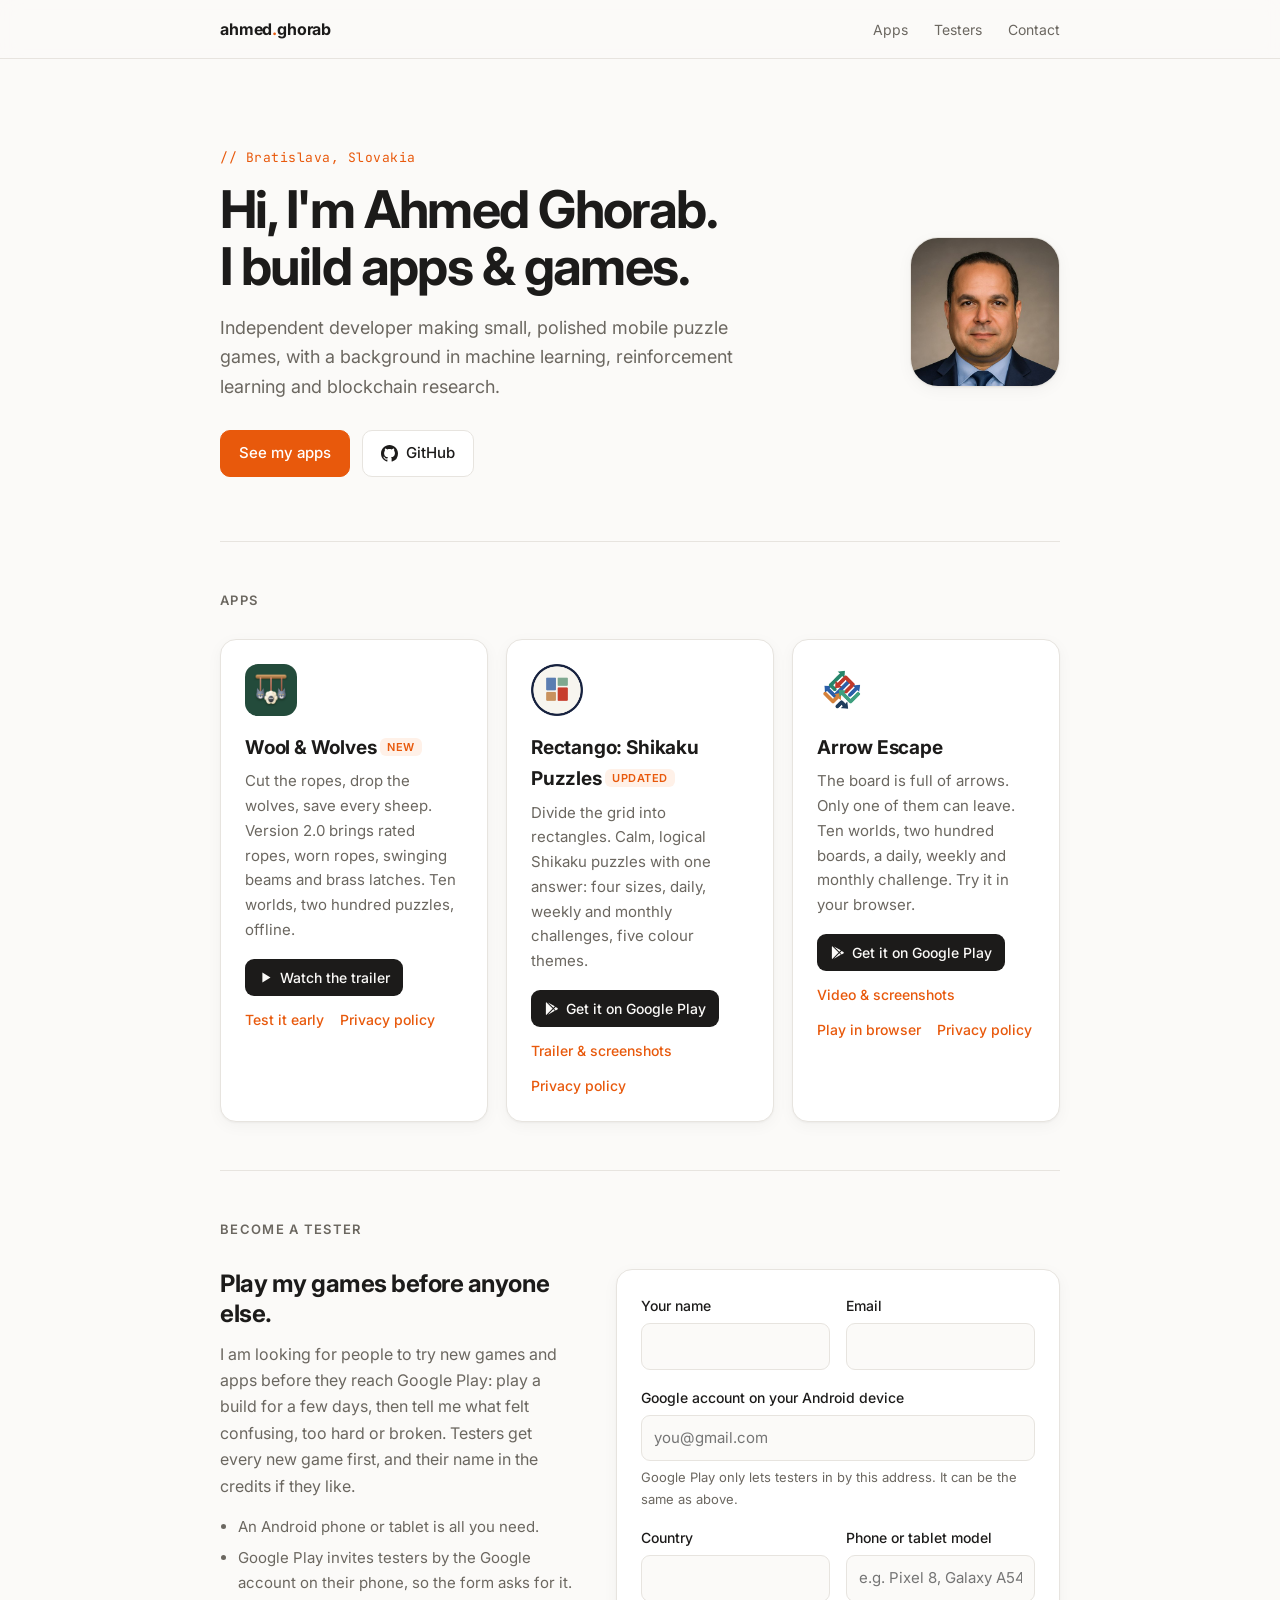
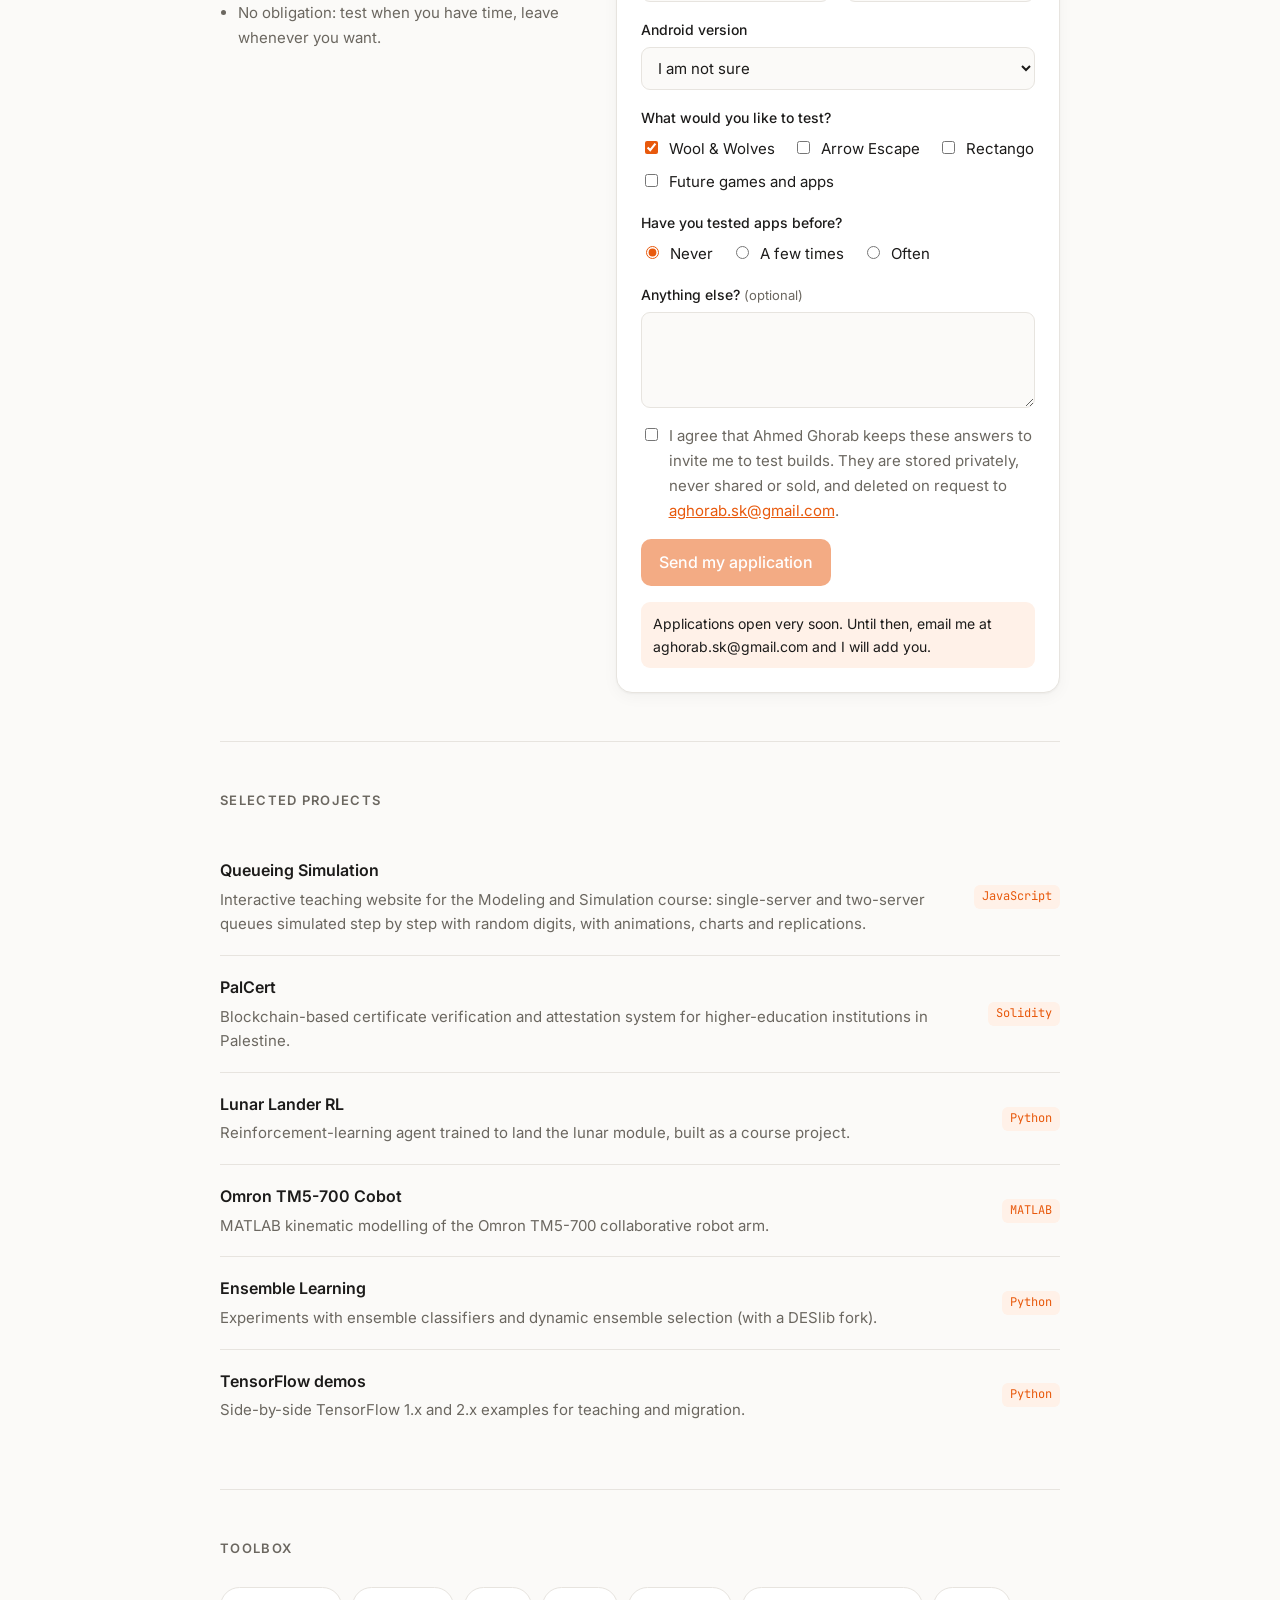
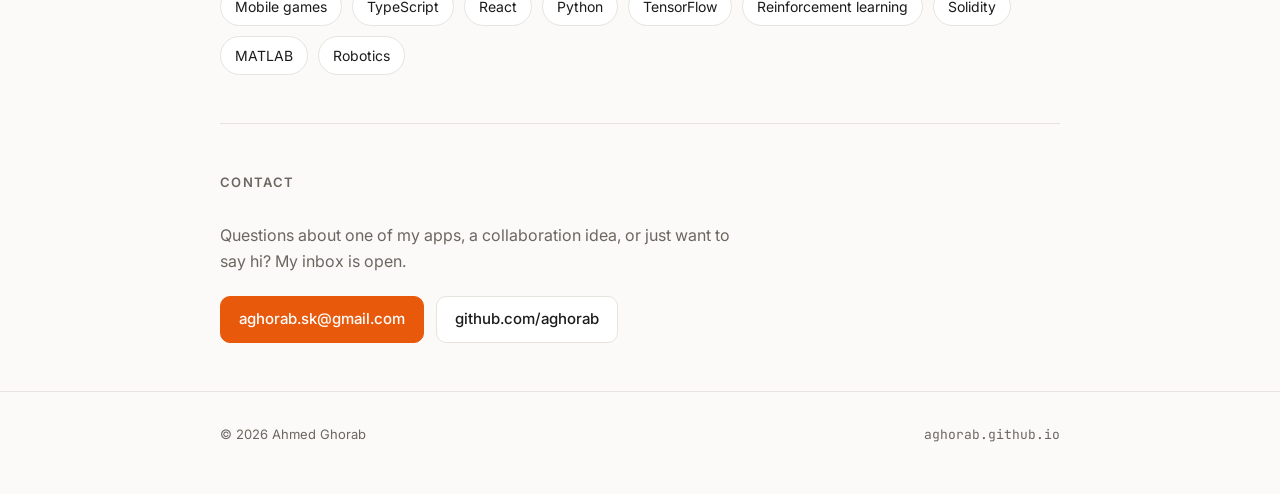
<file: index.html>
<!DOCTYPE html>
<html lang="en">
<head>
  <meta charset="utf-8">
  <meta name="viewport" content="width=device-width, initial-scale=1">
  <title>Ahmed Ghorab · Developer</title>
  <meta name="description" content="Ahmed Ghorab: independent developer in Bratislava building mobile puzzle games, with a background in machine learning, reinforcement learning and blockchain.">
  <meta property="og:title" content="Ahmed Ghorab · Developer">
  <meta property="og:description" content="Mobile games, machine learning and the odd blockchain experiment.">
  <meta property="og:url" content="https://aghorab.github.io/">
  <meta property="og:image" content="https://aghorab.github.io/assets/img/avatar.jpg">
  <link rel="icon" type="image/svg+xml" href="assets/img/favicon.svg">
  <link rel="preconnect" href="https://fonts.googleapis.com">
  <link rel="preconnect" href="https://fonts.gstatic.com" crossorigin>
  <link href="https://fonts.googleapis.com/css2?family=Inter:wght@400;500;600;700&family=JetBrains+Mono:wght@400;500&display=swap" rel="stylesheet">
  <link rel="stylesheet" href="assets/css/style.css">
</head>
<body>
  <header class="nav">
    <div class="wrap">
      <a class="logo" href="#top">ahmed<span>.</span>ghorab</a>
      <nav>
        <a href="#apps">Apps</a>
        <a href="#testers">Testers</a>
        <a href="#contact">Contact</a>
      </nav>
    </div>
  </header>

  <main id="top" class="wrap">
    <div class="hero">
      <div>
        <p class="eyebrow mono">// Bratislava, Slovakia</p>
        <h1>Hi, I'm Ahmed Ghorab.<br>I build apps &amp; games.</h1>
        <p class="lede">
          Independent developer making small, polished mobile puzzle games, with a background
          in machine learning, reinforcement learning and blockchain research.
        </p>
        <div class="cta">
          <a class="btn primary" href="#apps">See my apps</a>
          <a class="btn" href="https://github.com/aghorab" rel="me">
            <svg viewBox="0 0 16 16" fill="currentColor" aria-hidden="true"><path d="M8 0C3.58 0 0 3.58 0 8c0 3.54 2.29 6.53 5.47 7.59.4.07.55-.17.55-.38 0-.19-.01-.82-.01-1.49-2.01.37-2.53-.49-2.69-.94-.09-.23-.48-.94-.82-1.13-.28-.15-.68-.52-.01-.53.63-.01 1.08.58 1.23.82.72 1.21 1.87.87 2.33.66.07-.52.28-.87.51-1.07-1.78-.2-3.64-.89-3.64-3.95 0-.87.31-1.59.82-2.15-.08-.2-.36-1.02.08-2.12 0 0 .67-.21 2.2.82.64-.18 1.32-.27 2-.27.68 0 1.36.09 2 .27 1.53-1.04 2.2-.82 2.2-.82.44 1.1.16 1.92.08 2.12.51.56.82 1.27.82 2.15 0 3.07-1.87 3.75-3.65 3.95.29.25.54.73.54 1.48 0 1.07-.01 1.93-.01 2.2 0 .21.15.46.55.38A8.013 8.013 0 0016 8c0-4.42-3.58-8-8-8z"/></svg>
            GitHub
          </a>
        </div>
      </div>
      <img class="avatar" src="assets/img/avatar.jpg" alt="Ahmed Ghorab" width="150" height="150">
    </div>

    <section id="apps">
      <h2>Apps</h2>
      <div class="apps">
        <article class="app">
          <img class="app-icon" src="assets/img/woolandwolves-icon.png" alt="" width="52" height="52">
          <h3><a href="woolandwolves/" style="text-decoration:none">Wool &amp; Wolves</a> <span class="new">New</span></h3>
          <p>Cut the ropes, drop the wolves, save every sheep. Version 2.0 brings rated ropes, worn ropes, swinging beams and brass latches. Ten worlds, two hundred puzzles, offline.</p>
          <div class="links">
            <a class="store" href="woolandwolves/#trailer">
              <svg viewBox="0 0 24 24" aria-hidden="true"><path fill="currentColor" d="M7 4v16l13-8z"/></svg>
              Watch the trailer
            </a>
            <a href="#testers">Test it early</a>
            <a href="woolandwolves/privacy-policy.html">Privacy policy</a>
          </div>
        </article>
        <article class="app">
          <img class="app-icon" src="assets/img/rectango-icon.png" alt="" width="52" height="52">
          <h3><a href="rectango/" style="text-decoration:none">Rectango: Shikaku Puzzles</a> <span class="new">Updated</span></h3>
          <p>Divide the grid into rectangles. Calm, logical Shikaku puzzles with one answer: four sizes, daily, weekly and monthly challenges, five colour themes.</p>
          <div class="links">
            <a class="store" href="https://play.google.com/store/apps/details?id=eu.tempworks.rectango">
              <svg viewBox="0 0 24 24" aria-hidden="true"><path fill="currentColor" d="M3.6 1.8 13.8 12 3.6 22.2a1.5 1.5 0 0 1-.6-1.2V3c0-.5.2-.9.6-1.2Zm11.3 11.3 2.4 2.4-11 6.3 8.6-8.7Zm3.7-3.6 2.8 1.6c.9.5.9 1.8 0 2.3l-2.8 1.6-2.6-2.7 2.6-2.8ZM6.3 2.2l11 6.3-2.4 2.4-8.6-8.7Z"/></svg>
              Get it on Google Play
            </a>
            <a href="rectango/">Trailer &amp; screenshots</a>
            <a href="rectango/privacy.html">Privacy policy</a>
          </div>
        </article>
        <article class="app">
          <img class="app-icon" src="assets/img/arrowescape-icon.png" alt="" width="52" height="52">
          <h3><a href="arrowescape/" style="text-decoration:none">Arrow Escape</a></h3>
          <p>The board is full of arrows. Only one of them can leave. Ten worlds, two hundred boards, a daily, weekly and monthly challenge. Try it in your browser.</p>
          <div class="links">
            <a class="store" href="https://play.google.com/store/apps/details?id=eu.fablestudio.arrowescape">
              <svg viewBox="0 0 24 24" aria-hidden="true"><path fill="currentColor" d="M3.6 1.8 13.8 12 3.6 22.2a1.5 1.5 0 0 1-.6-1.2V3c0-.5.2-.9.6-1.2Zm11.3 11.3 2.4 2.4-11 6.3 8.6-8.7Zm3.7-3.6 2.8 1.6c.9.5.9 1.8 0 2.3l-2.8 1.6-2.6-2.7 2.6-2.8ZM6.3 2.2l11 6.3-2.4 2.4-8.6-8.7Z"/></svg>
              Get it on Google Play
            </a>
            <a href="arrowescape/">Video &amp; screenshots</a>
            <a href="arrowescape/play/">Play in browser</a>
            <a href="arrowescape/privacy-policy.html">Privacy policy</a>
          </div>
        </article>
      </div>
    </section>

    <section id="testers">
      <h2>Become a tester</h2>
      <div class="testers">
        <div class="testers-intro">
          <h3>Play my games before anyone else.</h3>
          <p>
            I am looking for people to try new games and apps before they reach Google Play:
            play a build for a few days, then tell me what felt confusing, too hard or broken.
            Testers get every new game first, and their name in the credits if they like.
          </p>
          <ul>
            <li>An Android phone or tablet is all you need.</li>
            <li>Google Play invites testers by the Google account on their phone, so the form asks for it.</li>
            <li>No obligation: test when you have time, leave whenever you want.</li>
          </ul>
        </div>

        <form id="tester-form" class="tform" novalidate
              data-endpoint=""
              data-sitekey="">
          <div class="row2">
            <label>Your name<input name="name" autocomplete="name" required maxlength="80"></label>
            <label>Email<input name="email" type="email" autocomplete="email" required maxlength="120"></label>
          </div>
          <label>Google account on your Android device
            <input name="googleEmail" type="email" required maxlength="120" placeholder="you@gmail.com">
            <small>Google Play only lets testers in by this address. It can be the same as above.</small>
          </label>
          <div class="row2">
            <label>Country<input name="country" autocomplete="country-name" required maxlength="60"></label>
            <label>Phone or tablet model<input name="device" required maxlength="80" placeholder="e.g. Pixel 8, Galaxy A54"></label>
          </div>
          <label>Android version
            <select name="androidVersion">
              <option value="">I am not sure</option>
              <option>16</option><option>15</option><option>14</option><option>13</option><option>12</option><option>11</option><option>10 or older</option>
            </select>
          </label>
          <fieldset>
            <legend>What would you like to test?</legend>
            <label class="check"><input type="checkbox" name="apps" value="woolandwolves" checked> Wool &amp; Wolves</label>
            <label class="check"><input type="checkbox" name="apps" value="arrowescape"> Arrow Escape</label>
            <label class="check"><input type="checkbox" name="apps" value="rectango"> Rectango</label>
            <label class="check"><input type="checkbox" name="apps" value="future"> Future games and apps</label>
          </fieldset>
          <fieldset>
            <legend>Have you tested apps before?</legend>
            <label class="check"><input type="radio" name="experience" value="none" checked> Never</label>
            <label class="check"><input type="radio" name="experience" value="some"> A few times</label>
            <label class="check"><input type="radio" name="experience" value="lots"> Often</label>
          </fieldset>
          <label><span>Anything else? <span class="opt">(optional)</span></span>
            <textarea name="note" rows="3" maxlength="500"></textarea>
          </label>
          <!-- Hidden from people; a form-filling script fills it in and is quietly ignored. -->
          <div class="hp" aria-hidden="true"><label>Leave this empty<input name="website" tabindex="-1" autocomplete="off"></label></div>
          <label class="check consent"><input type="checkbox" name="consent" required>
            <span>I agree that Ahmed Ghorab keeps these answers to invite me to test builds. They are stored privately, never shared or sold, and deleted on request to <a href="mailto:aghorab.sk@gmail.com">aghorab.sk@gmail.com</a>.</span>
          </label>
          <div id="ts-box" class="ts"></div>
          <button class="btn primary" type="submit">Send my application</button>
          <p class="tform-msg" role="status" aria-live="polite"></p>
        </form>
      </div>
    </section>

    <section id="projects">
      <h2>Selected projects</h2>
      <div class="projects">
        <a class="project" href="QueueSimulation/">
          <span class="p-name">Queueing Simulation</span>
          <span class="p-desc">Interactive teaching website for the Modeling and Simulation course: single-server and two-server queues simulated step by step with random digits, with animations, charts and replications.</span>
          <span class="p-meta mono"><span class="tag">JavaScript</span></span>
        </a>
        <a class="project" href="https://github.com/aghorab/PalCert">
          <span class="p-name">PalCert</span>
          <span class="p-desc">Blockchain-based certificate verification and attestation system for higher-education institutions in Palestine.</span>
          <span class="p-meta mono"><span class="tag">Solidity</span></span>
        </a>
        <a class="project" href="https://github.com/aghorab/Ghorab_Lunarlander">
          <span class="p-name">Lunar Lander RL</span>
          <span class="p-desc">Reinforcement-learning agent trained to land the lunar module, built as a course project.</span>
          <span class="p-meta mono"><span class="tag">Python</span></span>
        </a>
        <a class="project" href="https://github.com/aghorab/Omron-TM5-700-Cobot">
          <span class="p-name">Omron TM5-700 Cobot</span>
          <span class="p-desc">MATLAB kinematic modelling of the Omron TM5-700 collaborative robot arm.</span>
          <span class="p-meta mono"><span class="tag">MATLAB</span></span>
        </a>
        <a class="project" href="https://github.com/aghorab/Ensemble_Learning_Ghorab_Project">
          <span class="p-name">Ensemble Learning</span>
          <span class="p-desc">Experiments with ensemble classifiers and dynamic ensemble selection (with a DESlib fork).</span>
          <span class="p-meta mono"><span class="tag">Python</span></span>
        </a>
        <a class="project" href="https://github.com/aghorab/tensorflow_V2_DEMO">
          <span class="p-name">TensorFlow demos</span>
          <span class="p-desc">Side-by-side TensorFlow 1.x and 2.x examples for teaching and migration.</span>
          <span class="p-meta mono"><span class="tag">Python</span></span>
        </a>
      </div>
    </section>

    <section id="skills">
      <h2>Toolbox</h2>
      <div class="skills">
        <span>Mobile games</span>
        <span>TypeScript</span>
        <span>React</span>
        <span>Python</span>
        <span>TensorFlow</span>
        <span>Reinforcement learning</span>
        <span>Solidity</span>
        <span>MATLAB</span>
        <span>Robotics</span>
      </div>
    </section>

    <section id="contact" class="contact">
      <h2>Contact</h2>
      <p>Questions about one of my apps, a collaboration idea, or just want to say hi? My inbox is open.</p>
      <div class="cta">
        <a class="btn primary" href="mailto:aghorab.sk@gmail.com">aghorab.sk@gmail.com</a>
        <a class="btn" href="https://github.com/aghorab">github.com/aghorab</a>
      </div>
    </section>
  </main>

  <footer>
    <div class="wrap">
      <span>© <span id="y">2026</span> Ahmed Ghorab</span>
      <span class="mono">aghorab.github.io</span>
    </div>
  </footer>
  <script>document.getElementById('y').textContent = new Date().getFullYear();</script>
  <script src="assets/js/testers.js" defer></script>
</body>
</html>
</file>
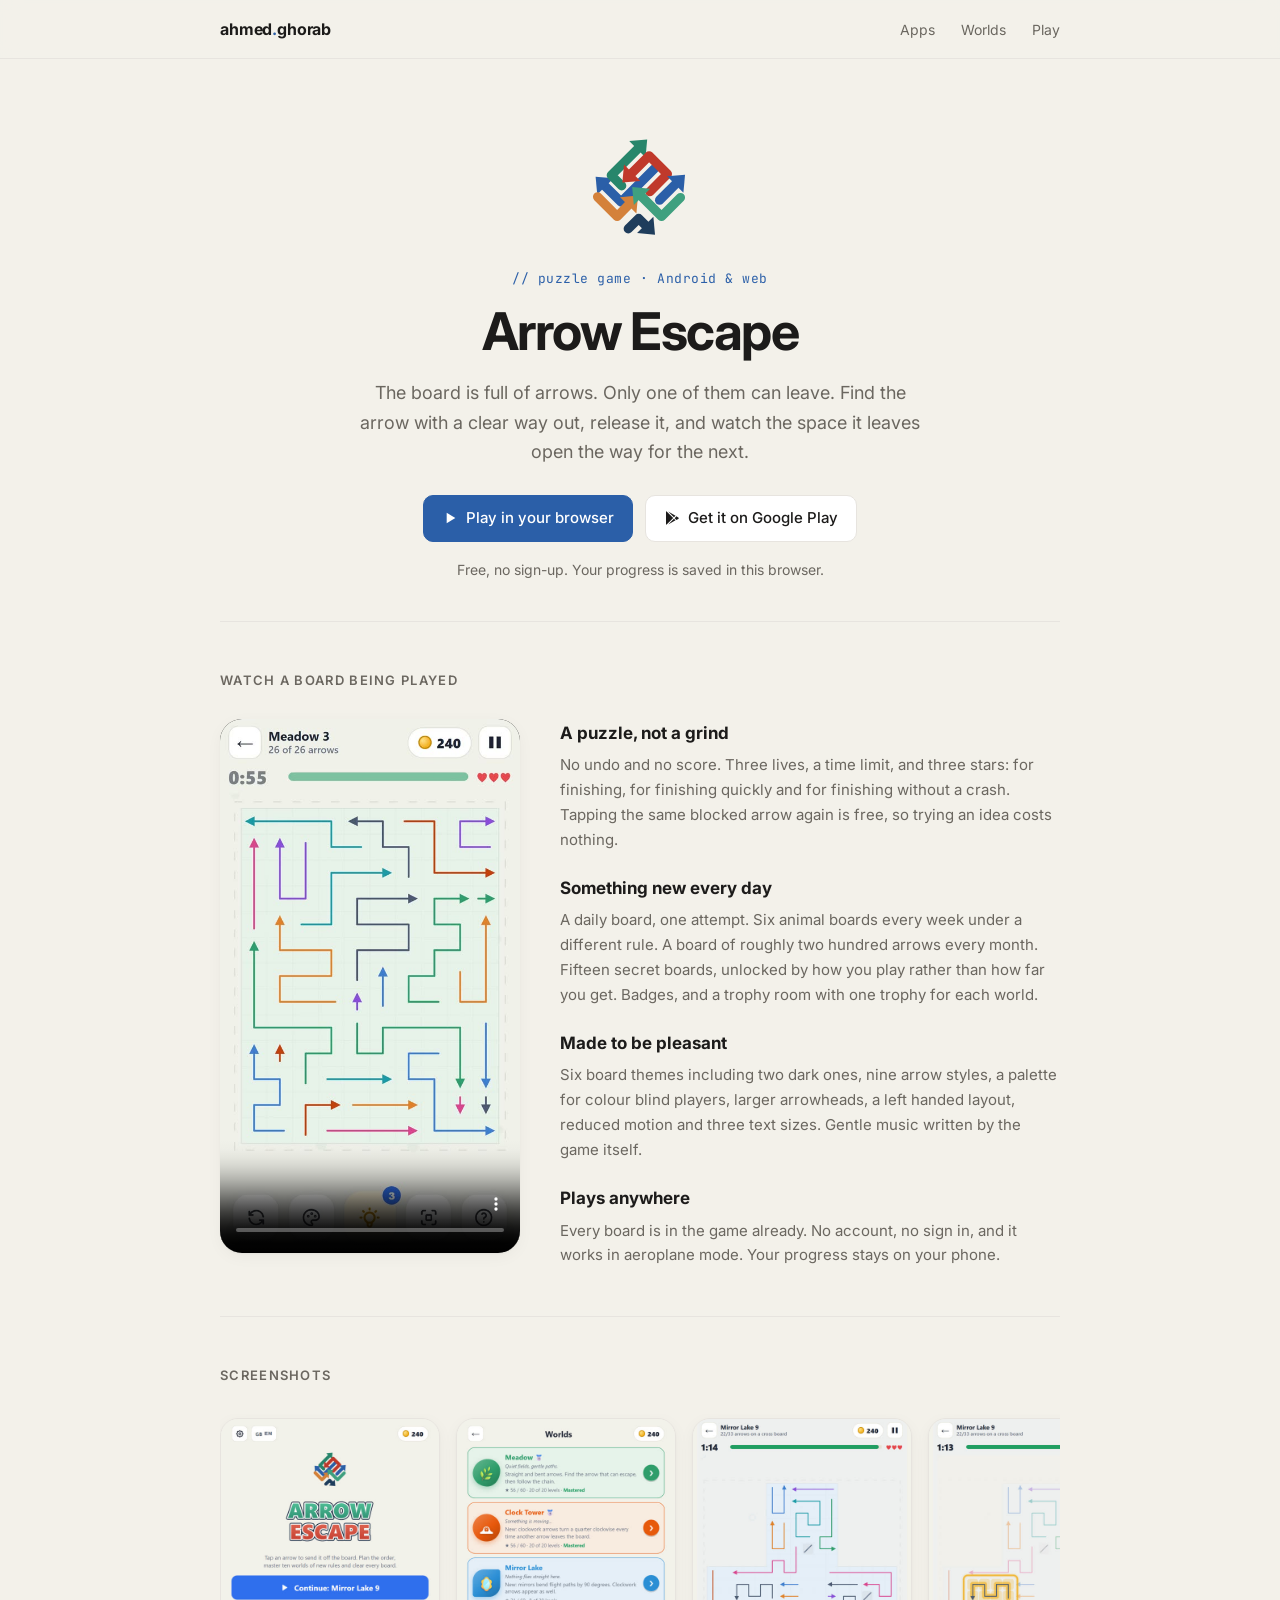
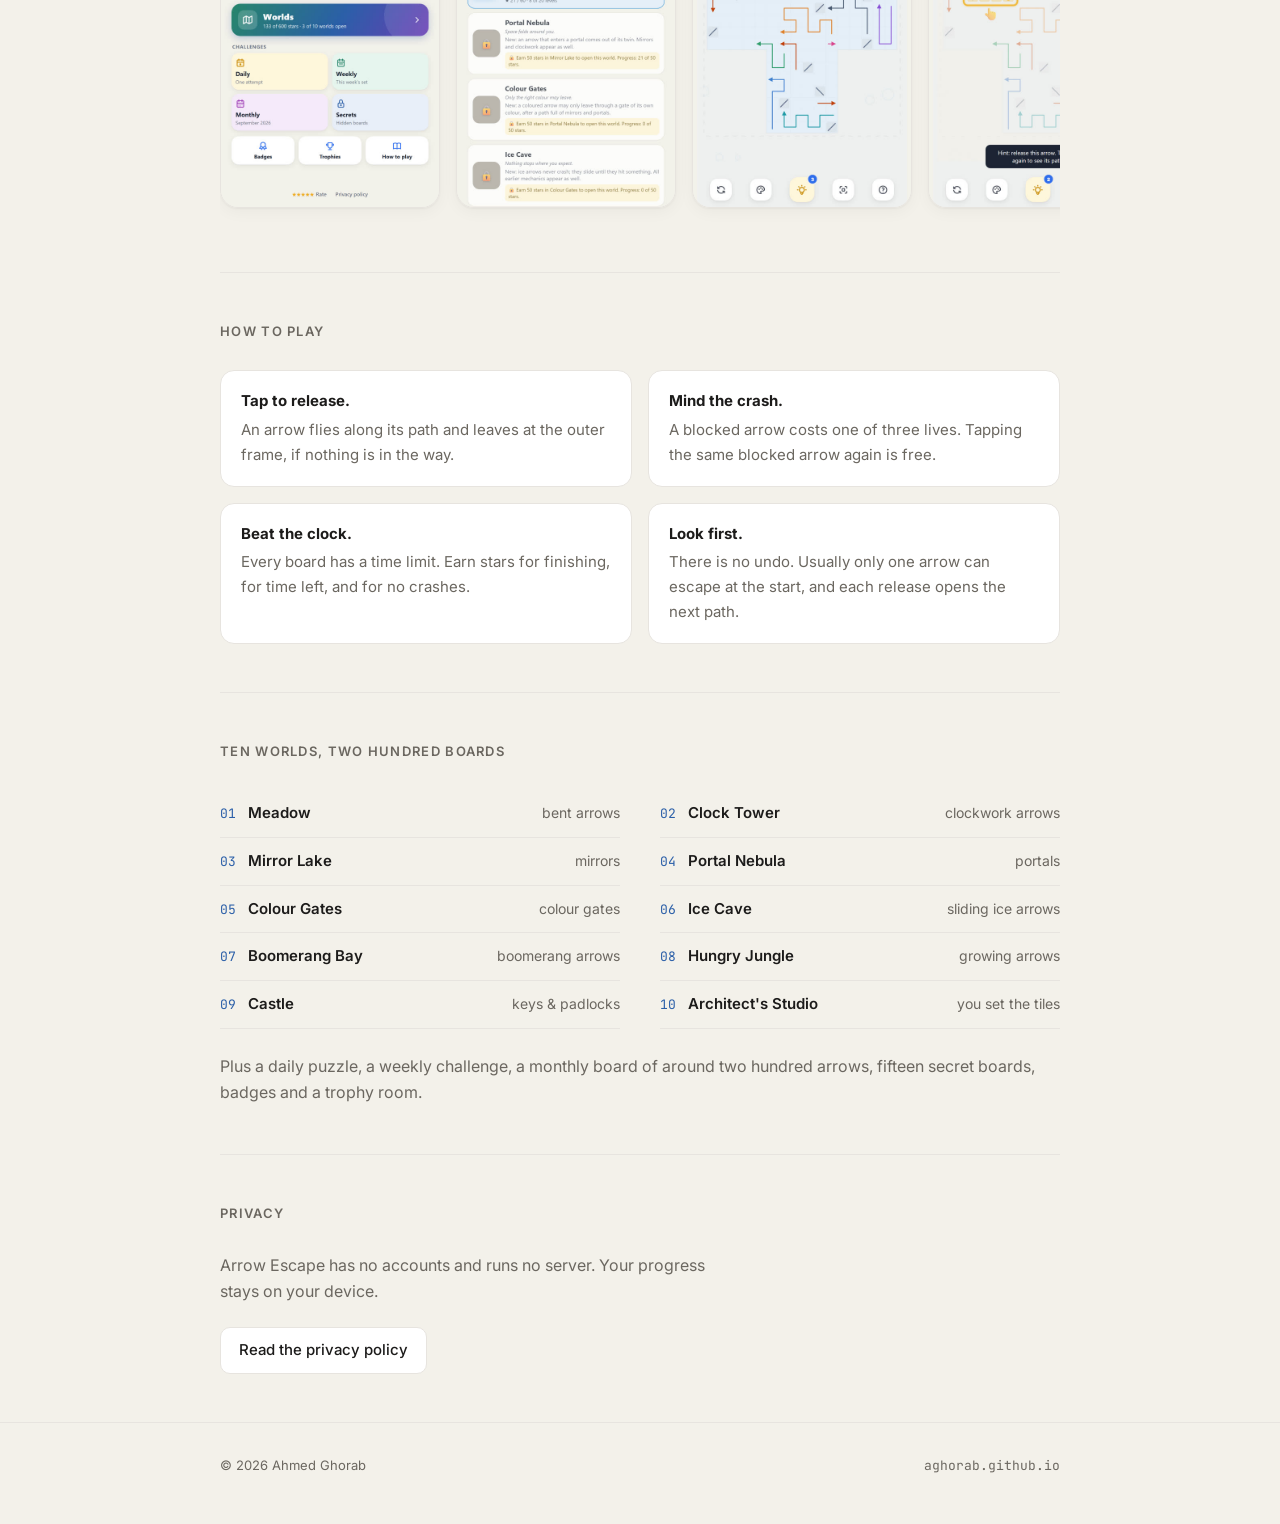
<file: arrowescape/index.html>
<!DOCTYPE html>
<html lang="en">
<head>
  <meta charset="utf-8">
  <meta name="viewport" content="width=device-width, initial-scale=1">
  <title>Arrow Escape · Ahmed Ghorab</title>
  <meta name="description" content="Arrow Escape: tap an arrow to send it off the board. Plan the order across ten worlds and two hundred boards. Play free in your browser.">
  <meta property="og:title" content="Arrow Escape">
  <meta property="og:description" content="Tap an arrow to send it off the board. Ten worlds, two hundred boards. Play free in your browser.">
  <meta property="og:url" content="https://aghorab.github.io/arrowescape/">
  <meta property="og:image" content="https://aghorab.github.io/assets/img/arrowescape-3-play.jpg">
  <link rel="icon" type="image/svg+xml" href="../assets/img/favicon.svg">
  <link rel="preconnect" href="https://fonts.googleapis.com">
  <link rel="preconnect" href="https://fonts.gstatic.com" crossorigin>
  <link href="https://fonts.googleapis.com/css2?family=Inter:wght@400;500;600;700&family=JetBrains+Mono:wght@400;500&display=swap" rel="stylesheet">
  <link rel="stylesheet" href="../assets/css/style.css">
  <link rel="stylesheet" href="../assets/css/arrowescape.css">
</head>
<body class="ae">
  <header class="nav">
    <div class="wrap">
      <a class="logo" href="../">ahmed<span>.</span>ghorab</a>
      <nav>
        <a href="../#apps">Apps</a>
        <a href="#worlds">Worlds</a>
        <a href="play/">Play</a>
      </nav>
    </div>
  </header>

  <main class="wrap">
    <div class="ae-hero">
      <svg class="ae-mark" viewBox="-15 -15 130 130" aria-hidden="true"><g transform="rotate(315 50 50)"><path d="M78 44 L27 44 L27 20" fill="none" stroke="#2b5fa8" stroke-width="10" stroke-linecap="round" stroke-linejoin="round"/><path d="M27 5 L39.5 20 L14.5 20 z" fill="#2b5fa8"/><path d="M40 32 L40 16 L80 16" fill="none" stroke="#27866b" stroke-width="10" stroke-linecap="round" stroke-linejoin="round"/><path d="M95 16 L80 28.5 L80 3.5 z" fill="#27866b"/><path d="M57 58 L84 58 L84 30 L58 30" fill="none" stroke="#c0392b" stroke-width="10" stroke-linecap="round" stroke-linejoin="round"/><path d="M43 30 L58 17.5 L58 42.5 z" fill="#c0392b"/><path d="M13 22 L13 52 L30 52" fill="none" stroke="#d4813a" stroke-width="10" stroke-linecap="round" stroke-linejoin="round"/><path d="M45 52 L30 64.5 L30 39.5 z" fill="#d4813a"/><path d="M12 70 L28 70 L28 80" fill="none" stroke="#1f3d5c" stroke-width="10" stroke-linecap="round" stroke-linejoin="round"/><path d="M28 95 L15.5 80 L40.5 80 z" fill="#1f3d5c"/><path d="M76 86 L47 86 L47 56" fill="none" stroke="#3fa07f" stroke-width="10" stroke-linecap="round" stroke-linejoin="round"/><path d="M47 41 L59.5 56 L34.5 56 z" fill="#3fa07f"/><path d="M58 72 L82 72" fill="none" stroke="#2b5fa8" stroke-width="10" stroke-linecap="round" stroke-linejoin="round"/><path d="M97 72 L82 84.5 L82 59.5 z" fill="#2b5fa8"/></g></svg>
      <p class="eyebrow mono">// puzzle game · Android &amp; web</p>
      <h1>Arrow Escape</h1>
      <p class="lede">
        The board is full of arrows. Only one of them can leave. Find the arrow with a clear way
        out, release it, and watch the space it leaves open the way for the next.
      </p>
      <div class="cta">
        <a class="btn primary" href="play/">
          <svg viewBox="0 0 24 24" aria-hidden="true"><path fill="currentColor" d="M7 4v16l13-8z"/></svg>
          Play in your browser
        </a>
        <a class="btn" href="https://play.google.com/store/apps/details?id=eu.fablestudio.arrowescape">
          <svg viewBox="0 0 24 24" aria-hidden="true"><path fill="currentColor" d="M3.6 1.8 13.8 12 3.6 22.2a1.5 1.5 0 0 1-.6-1.2V3c0-.5.2-.9.6-1.2Zm11.3 11.3 2.4 2.4-11 6.3 8.6-8.7Zm3.7-3.6 2.8 1.6c.9.5.9 1.8 0 2.3l-2.8 1.6-2.6-2.7 2.6-2.8ZM6.3 2.2l11 6.3-2.4 2.4-8.6-8.7Z"/></svg>
          Get it on Google Play
        </a>
      </div>
      <p class="ae-note">Free, no sign-up. Your progress is saved in this browser.</p>
    </div>

    <section id="video">
      <h2>Watch a board being played</h2>
      <div class="gm-about">
        <video class="gm-video-v" controls playsinline muted preload="none" poster="../assets/img/arrowescape-gameplay-poster.jpg" width="540" height="960">
          <source src="../assets/video/arrowescape-gameplay.mp4" type="video/mp4">
        </video>
        <div class="gm-text">
          <h3>A puzzle, not a grind</h3>
          <p>No undo and no score. Three lives, a time limit, and three stars: for finishing, for finishing quickly and for finishing without a crash. Tapping the same blocked arrow again is free, so trying an idea costs nothing.</p>
          <h3>Something new every day</h3>
          <p>A daily board, one attempt. Six animal boards every week under a different rule. A board of roughly two hundred arrows every month. Fifteen secret boards, unlocked by how you play rather than how far you get. Badges, and a trophy room with one trophy for each world.</p>
          <h3>Made to be pleasant</h3>
          <p>Six board themes including two dark ones, nine arrow styles, a palette for colour blind players, larger arrowheads, a left handed layout, reduced motion and three text sizes. Gentle music written by the game itself.</p>
          <h3>Plays anywhere</h3>
          <p>Every board is in the game already. No account, no sign in, and it works in aeroplane mode. Your progress stays on your phone.</p>
        </div>
      </div>
    </section>

    <section id="screens">
      <h2>Screenshots</h2>
      <div class="gm-shots">
        <img src="../assets/img/arrowescape-1-home.jpg" alt="The home screen" width="540" height="960" loading="lazy">
        <img src="../assets/img/arrowescape-2-worlds.jpg" alt="The ten worlds" width="540" height="960" loading="lazy">
        <img src="../assets/img/arrowescape-3-play.jpg" alt="A board in play" width="540" height="960" loading="lazy">
        <img src="../assets/img/arrowescape-4-hint.jpg" alt="A hint" width="540" height="960" loading="lazy">
        <img src="../assets/img/arrowescape-5-win.jpg" alt="A cleared board" width="540" height="960" loading="lazy">
        <img src="../assets/img/arrowescape-6-weekly.jpg" alt="The weekly animal boards" width="540" height="960" loading="lazy">
        <img src="../assets/img/arrowescape-7-trophies.jpg" alt="The trophy room" width="540" height="960" loading="lazy">
        <img src="../assets/img/arrowescape-8-night.jpg" alt="A board in the Night theme" width="540" height="960" loading="lazy">
      </div>
    </section>

    <section id="how">
      <h2>How to play</h2>
      <div class="ae-rules">
        <div><b>Tap to release.</b> An arrow flies along its path and leaves at the outer frame, if nothing is in the way.</div>
        <div><b>Mind the crash.</b> A blocked arrow costs one of three lives. Tapping the same blocked arrow again is free.</div>
        <div><b>Beat the clock.</b> Every board has a time limit. Earn stars for finishing, for time left, and for no crashes.</div>
        <div><b>Look first.</b> There is no undo. Usually only one arrow can escape at the start, and each release opens the next path.</div>
      </div>
    </section>

    <section id="worlds">
      <h2>Ten worlds, two hundred boards</h2>
      <ol class="ae-worlds">
        <li><span>Meadow</span>bent arrows</li>
        <li><span>Clock Tower</span>clockwork arrows</li>
        <li><span>Mirror Lake</span>mirrors</li>
        <li><span>Portal Nebula</span>portals</li>
        <li><span>Colour Gates</span>colour gates</li>
        <li><span>Ice Cave</span>sliding ice arrows</li>
        <li><span>Boomerang Bay</span>boomerang arrows</li>
        <li><span>Hungry Jungle</span>growing arrows</li>
        <li><span>Castle</span>keys &amp; padlocks</li>
        <li><span>Architect's Studio</span>you set the tiles</li>
      </ol>
      <p class="ae-more">Plus a daily puzzle, a weekly challenge, a monthly board of around two hundred arrows, fifteen secret boards, badges and a trophy room.</p>
    </section>

    <section class="contact">
      <h2>Privacy</h2>
      <p>Arrow Escape has no accounts and runs no server. Your progress stays on your device.</p>
      <div class="cta">
        <a class="btn" href="privacy-policy.html">Read the privacy policy</a>
      </div>
    </section>
  </main>

  <footer>
    <div class="wrap">
      <span>© <span id="y">2026</span> Ahmed Ghorab</span>
      <a class="mono" href="../">aghorab.github.io</a>
    </div>
  </footer>
  <script>document.getElementById('y').textContent = new Date().getFullYear();</script>
</body>
</html>
</file>
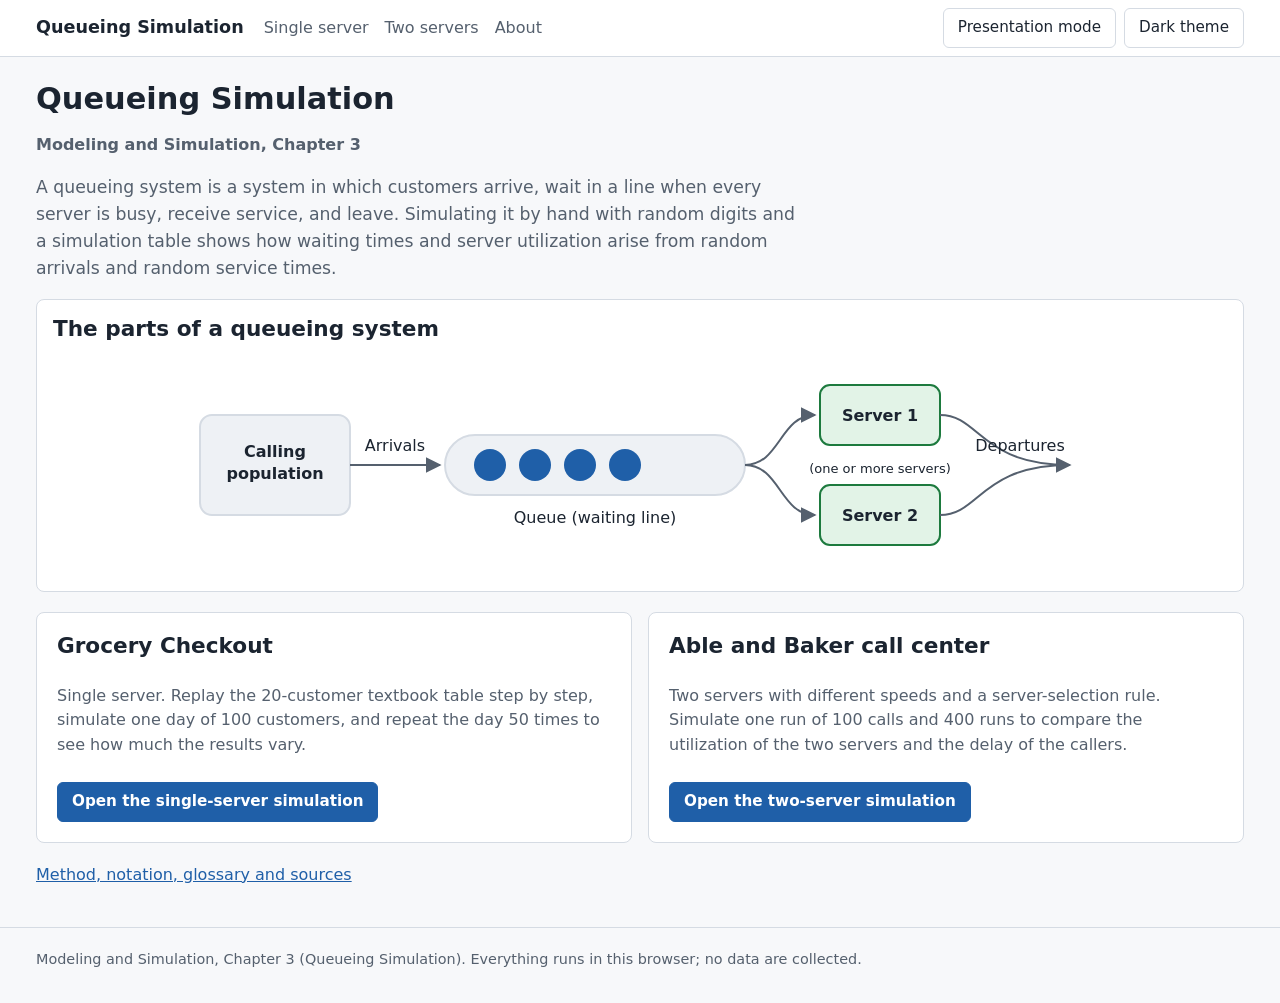
<file: QueueSimulation/index.html>
<!DOCTYPE html>
<html lang="en">
<head>
  <meta charset="utf-8">
  <meta name="viewport" content="width=device-width, initial-scale=1">
  <title>Queueing Simulation | Modeling and Simulation, Chapter 3</title>
  <meta name="description" content="Interactive teaching website for the simulation-table method: a single-server and a two-server queue simulated by hand.">
  <link rel="stylesheet" href="./css/style.css?v=4">
  <script type="module">
    import { initChrome } from './js/ui-common.js?v=4';
    initChrome();
  </script>
</head>
<body>
  <a class="skip-link" href="#main">Skip to the main content</a>
  <header class="site-header">
    <div class="wrap header-row">
      <a class="brand" href="./index.html" aria-current="page">Queueing Simulation</a>
      <nav aria-label="Main">
        <a href="./single-server.html">Single server</a>
        <a href="./multi-server.html">Two servers</a>
        <a href="./about.html">About</a>
      </nav>
      <div class="header-tools">
        <button type="button" id="presentation-toggle" aria-pressed="false">Presentation mode</button>
        <button type="button" id="theme-toggle">Dark theme</button>
      </div>
    </div>
  </header>

  <main id="main" class="wrap">
    <h1>Queueing Simulation</h1>
    <p class="muted"><strong>Modeling and Simulation, Chapter 3</strong></p>
    <p class="lead">A queueing system is a system in which customers arrive, wait in a line when every server is busy, receive service, and leave. Simulating it by hand with random digits and a simulation table shows how waiting times and server utilization arise from random arrivals and random service times.</p>

    <section class="panel diagram" aria-labelledby="diagram-title">
      <h2 id="diagram-title">The parts of a queueing system</h2>
      <svg viewBox="0 0 900 220" role="img" aria-labelledby="diagram-desc">
        <desc id="diagram-desc">Diagram: customers leave the calling population, arrive, wait in the queue, are served by the server or servers, and depart.</desc>
        <defs>
          <marker id="head" viewBox="0 0 10 10" refX="9" refY="5" markerWidth="8" markerHeight="8" orient="auto-start-reverse">
            <path d="M0 0 L10 5 L0 10 z" class="arrowhead"/>
          </marker>
        </defs>
        <rect x="10" y="60" width="150" height="100" rx="12" class="box"/>
        <text x="85" y="102" text-anchor="middle" font-weight="700">Calling</text>
        <text x="85" y="124" text-anchor="middle" font-weight="700">population</text>
        <path d="M160 110 L 250 110" class="arrow" marker-end="url(#head)"/>
        <text x="205" y="96" text-anchor="middle">Arrivals</text>
        <rect x="255" y="80" width="300" height="60" rx="30" class="box"/>
        <circle cx="300" cy="110" r="16" class="dot"/>
        <circle cx="345" cy="110" r="16" class="dot"/>
        <circle cx="390" cy="110" r="16" class="dot"/>
        <circle cx="435" cy="110" r="16" class="dot"/>
        <text x="405" y="168" text-anchor="middle">Queue (waiting line)</text>
        <path d="M555 110 C 590 110, 590 60, 625 60" class="arrow" marker-end="url(#head)"/>
        <path d="M555 110 C 590 110, 590 160, 625 160" class="arrow" marker-end="url(#head)"/>
        <rect x="630" y="30" width="120" height="60" rx="10" class="srv"/>
        <text x="690" y="66" text-anchor="middle" font-weight="700">Server 1</text>
        <rect x="630" y="130" width="120" height="60" rx="10" class="srv"/>
        <text x="690" y="166" text-anchor="middle" font-weight="700">Server 2</text>
        <text x="690" y="118" text-anchor="middle" font-size="13">(one or more servers)</text>
        <path d="M750 60 C 790 60, 790 110, 880 110" class="arrow" marker-end="url(#head)"/>
        <path d="M750 160 C 790 160, 790 110, 880 110" class="arrow"/>
        <text x="830" y="96" text-anchor="middle">Departures</text>
      </svg>
    </section>

    <div class="cards">
      <article class="card">
        <h2>Grocery Checkout</h2>
        <p class="muted">Single server. Replay the 20-customer textbook table step by step, simulate one day of 100 customers, and repeat the day 50 times to see how much the results vary.</p>
        <a class="button primary" href="./single-server.html">Open the single-server simulation</a>
      </article>
      <article class="card">
        <h2>Able and Baker call center</h2>
        <p class="muted">Two servers with different speeds and a server-selection rule. Simulate one run of 100 calls and 400 runs to compare the utilization of the two servers and the delay of the callers.</p>
        <a class="button primary" href="./multi-server.html">Open the two-server simulation</a>
      </article>
    </div>

    <p><a href="./about.html">Method, notation, glossary and sources</a></p>
  </main>

  <footer class="site-footer">
    <div class="wrap">Modeling and Simulation, Chapter 3 (Queueing Simulation). Everything runs in this browser; no data are collected.</div>
  </footer>
</body>
</html>
</file>
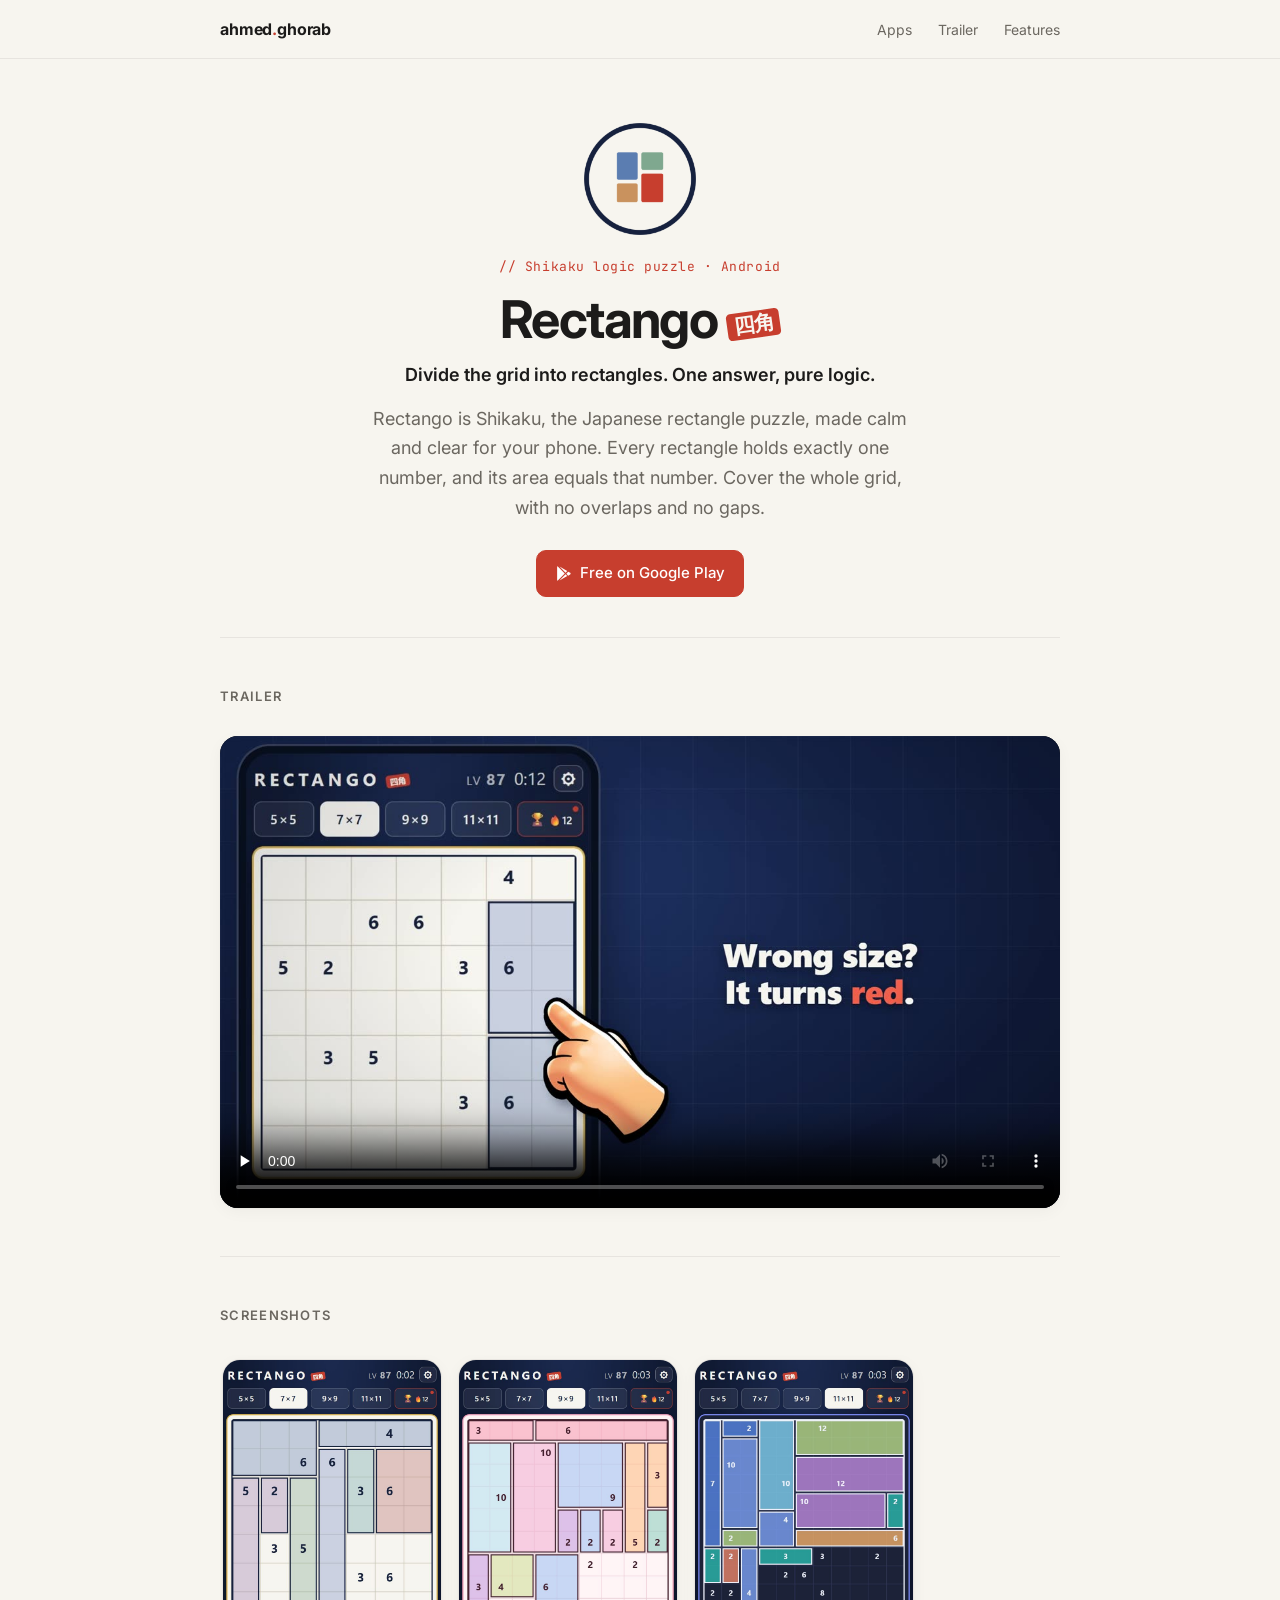
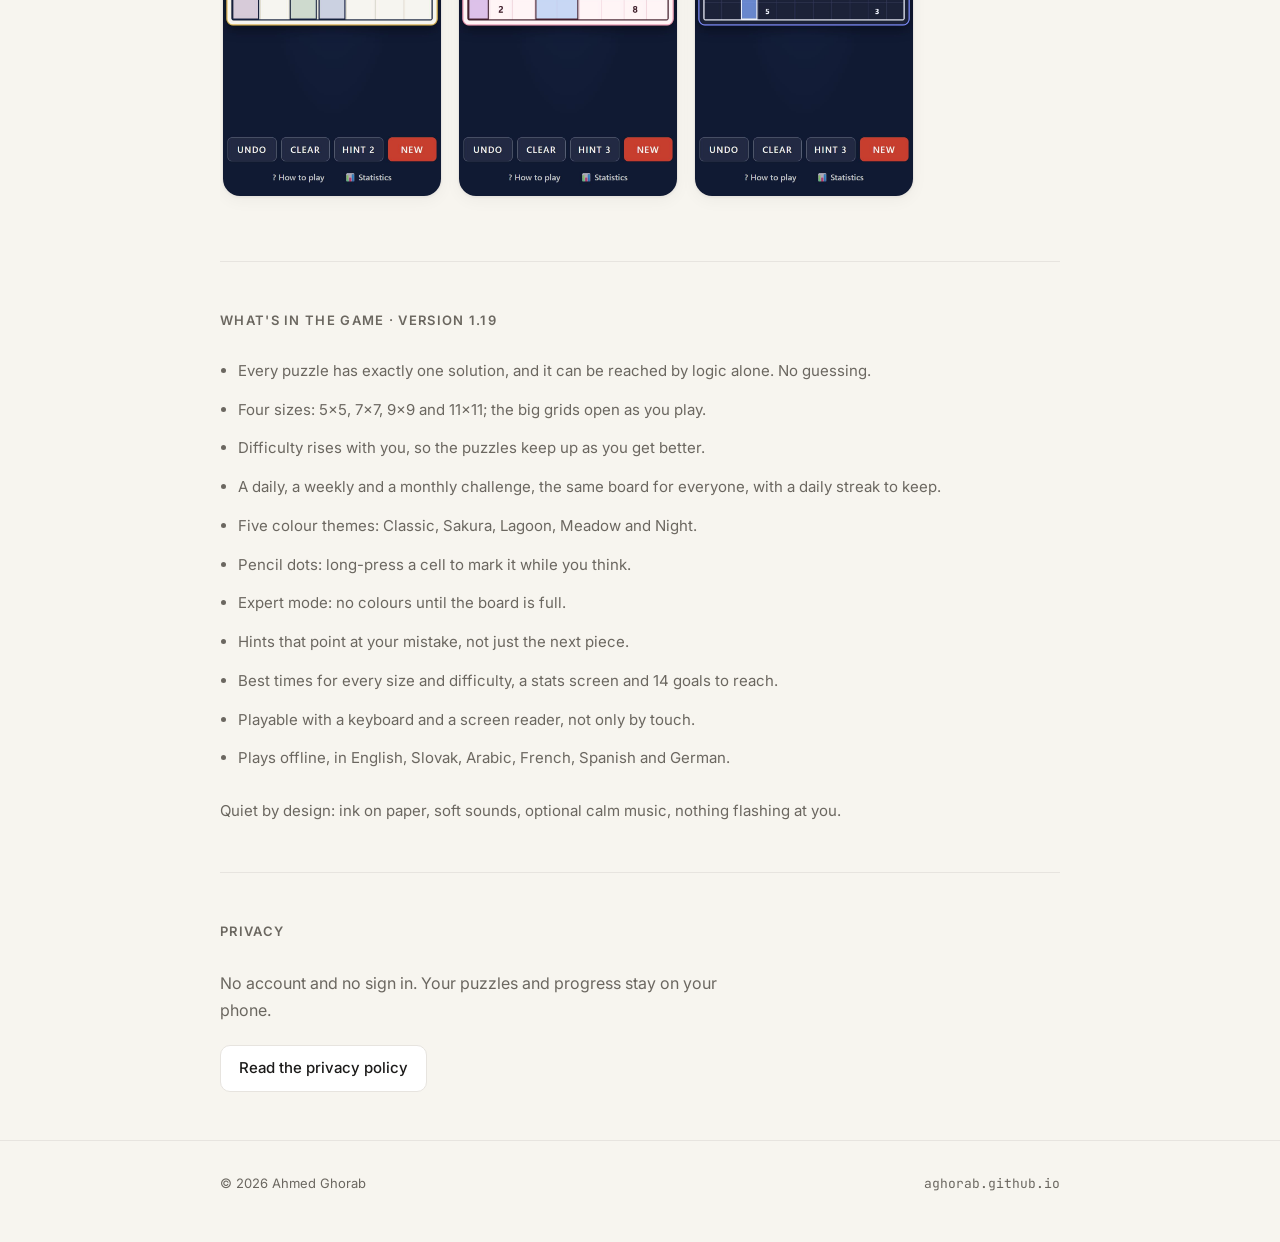
<file: rectango/index.html>
<!DOCTYPE html>
<html lang="en">
<head>
  <meta charset="utf-8">
  <meta name="viewport" content="width=device-width, initial-scale=1">
  <title>Rectango · Ahmed Ghorab</title>
  <meta name="description" content="Rectango: Shikaku Puzzles. Divide the grid into rectangles. Calm, logical Shikaku puzzles with one answer, free on Google Play.">
  <meta property="og:title" content="Rectango: Shikaku Puzzles">
  <meta property="og:description" content="Divide the grid into rectangles. Calm, logical Shikaku puzzles with one answer.">
  <meta property="og:url" content="https://aghorab.github.io/rectango/">
  <meta property="og:image" content="https://aghorab.github.io/assets/img/rectango-feature.jpg">
  <link rel="icon" type="image/png" href="../assets/img/rectango-icon.png">
  <link rel="preconnect" href="https://fonts.googleapis.com">
  <link rel="preconnect" href="https://fonts.gstatic.com" crossorigin>
  <link href="https://fonts.googleapis.com/css2?family=Inter:wght@400;500;600;700&family=JetBrains+Mono:wght@400;500&display=swap" rel="stylesheet">
  <link rel="stylesheet" href="../assets/css/style.css">
  <link rel="stylesheet" href="../assets/css/rectango.css">
</head>
<body class="rg">
  <header class="nav">
    <div class="wrap">
      <a class="logo" href="../">ahmed<span>.</span>ghorab</a>
      <nav>
        <a href="../#apps">Apps</a>
        <a href="#trailer">Trailer</a>
        <a href="#features">Features</a>
      </nav>
    </div>
  </header>

  <main class="wrap">
    <div class="rg-hero">
      <img class="rg-icon" src="../assets/img/rectango-icon.png" alt="" width="112" height="112">
      <p class="eyebrow mono">// Shikaku logic puzzle · Android</p>
      <h1>Rectango <span>四角</span></h1>
      <p class="rg-tag">Divide the grid into rectangles. One answer, pure logic.</p>
      <p class="lede">
        Rectango is Shikaku, the Japanese rectangle puzzle, made calm and clear for your phone.
        Every rectangle holds exactly one number, and its area equals that number. Cover the whole
        grid, with no overlaps and no gaps.
      </p>
      <div class="cta">
        <a class="btn primary" href="https://play.google.com/store/apps/details?id=eu.tempworks.rectango">
          <svg viewBox="0 0 24 24" aria-hidden="true"><path fill="currentColor" d="M3.6 1.8 13.8 12 3.6 22.2a1.5 1.5 0 0 1-.6-1.2V3c0-.5.2-.9.6-1.2Zm11.3 11.3 2.4 2.4-11 6.3 8.6-8.7Zm3.7-3.6 2.8 1.6c.9.5.9 1.8 0 2.3l-2.8 1.6-2.6-2.7 2.6-2.8ZM6.3 2.2l11 6.3-2.4 2.4-8.6-8.7Z"/></svg>
          Free on Google Play
        </a>
      </div>
    </div>

    <section id="trailer">
      <h2>Trailer</h2>
      <video class="gm-video" controls playsinline preload="none" poster="../assets/img/rectango-trailer-poster.jpg" width="1280" height="720">
        <source src="../assets/video/rectango-trailer.mp4" type="video/mp4">
        Your browser cannot play this video.
      </video>
    </section>

    <section id="screens">
      <h2>Screenshots</h2>
      <div class="gm-shots">
        <img src="../assets/img/rectango-7-classic.jpg" alt="A 7×7 board in the Classic colours, most of the way solved" width="780" height="1560" loading="lazy">
        <img src="../assets/img/rectango-9-sakura.jpg" alt="A 9×9 board in the Sakura colours" width="780" height="1560" loading="lazy">
        <img src="../assets/img/rectango-11-night.jpg" alt="An 11×11 board in the Night colours" width="780" height="1560" loading="lazy">
      </div>
    </section>

    <section id="features">
      <h2>What's in the game · version 1.19</h2>
      <div class="gm-text">
        <ul class="rg-features">
          <li>Every puzzle has exactly one solution, and it can be reached by logic alone. No guessing.</li>
          <li>Four sizes: 5×5, 7×7, 9×9 and 11×11; the big grids open as you play.</li>
          <li>Difficulty rises with you, so the puzzles keep up as you get better.</li>
          <li>A daily, a weekly and a monthly challenge, the same board for everyone, with a daily streak to keep.</li>
          <li>Five colour themes: Classic, Sakura, Lagoon, Meadow and Night.</li>
          <li>Pencil dots: long-press a cell to mark it while you think.</li>
          <li>Expert mode: no colours until the board is full.</li>
          <li>Hints that point at your mistake, not just the next piece.</li>
          <li>Best times for every size and difficulty, a stats screen and 14 goals to reach.</li>
          <li>Playable with a keyboard and a screen reader, not only by touch.</li>
          <li>Plays offline, in English, Slovak, Arabic, French, Spanish and German.</li>
        </ul>
        <p class="rg-quiet">Quiet by design: ink on paper, soft sounds, optional calm music, nothing flashing at you.</p>
      </div>
    </section>

    <section class="contact">
      <h2>Privacy</h2>
      <p>No account and no sign in. Your puzzles and progress stay on your phone.</p>
      <div class="cta">
        <a class="btn" href="privacy.html">Read the privacy policy</a>
      </div>
    </section>
  </main>

  <footer>
    <div class="wrap">
      <span>© <span id="y">2026</span> Ahmed Ghorab</span>
      <a class="mono" href="../">aghorab.github.io</a>
    </div>
  </footer>
  <script>document.getElementById('y').textContent = new Date().getFullYear();</script>
</body>
</html>
</file>
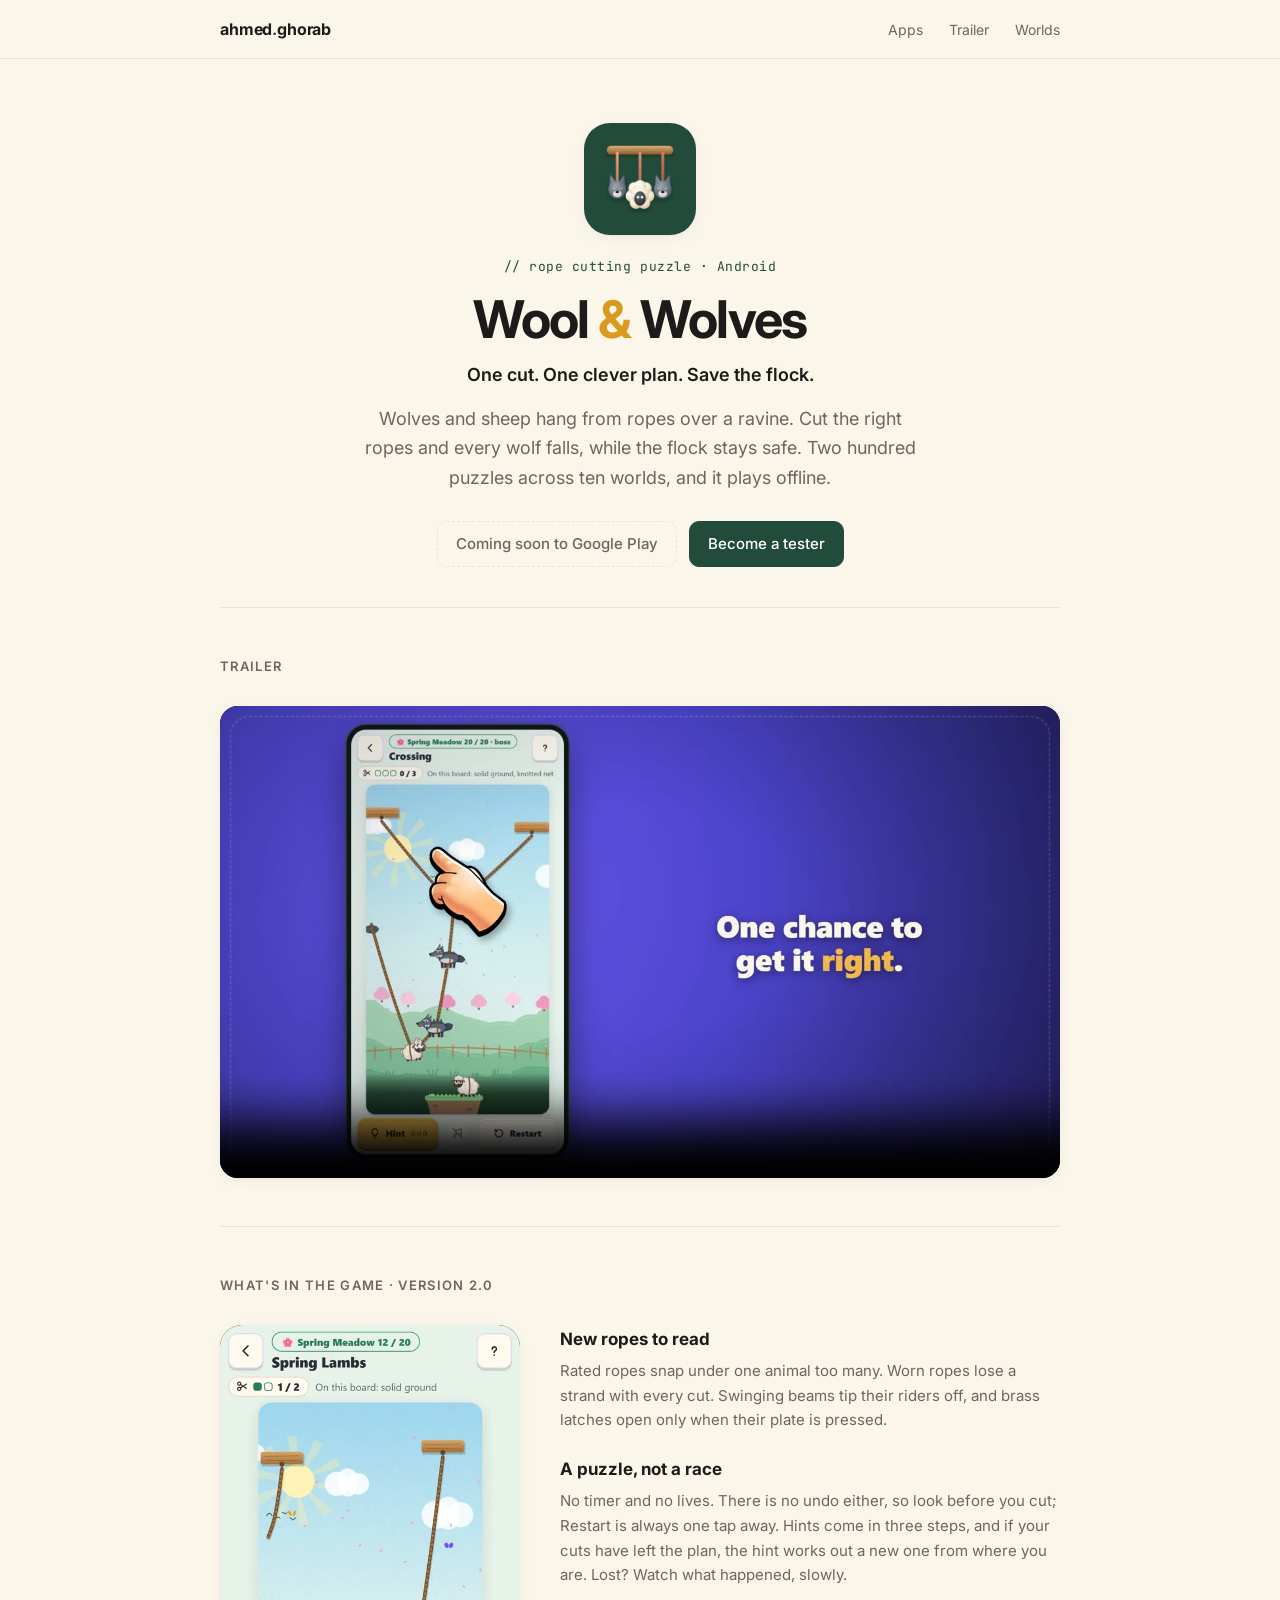
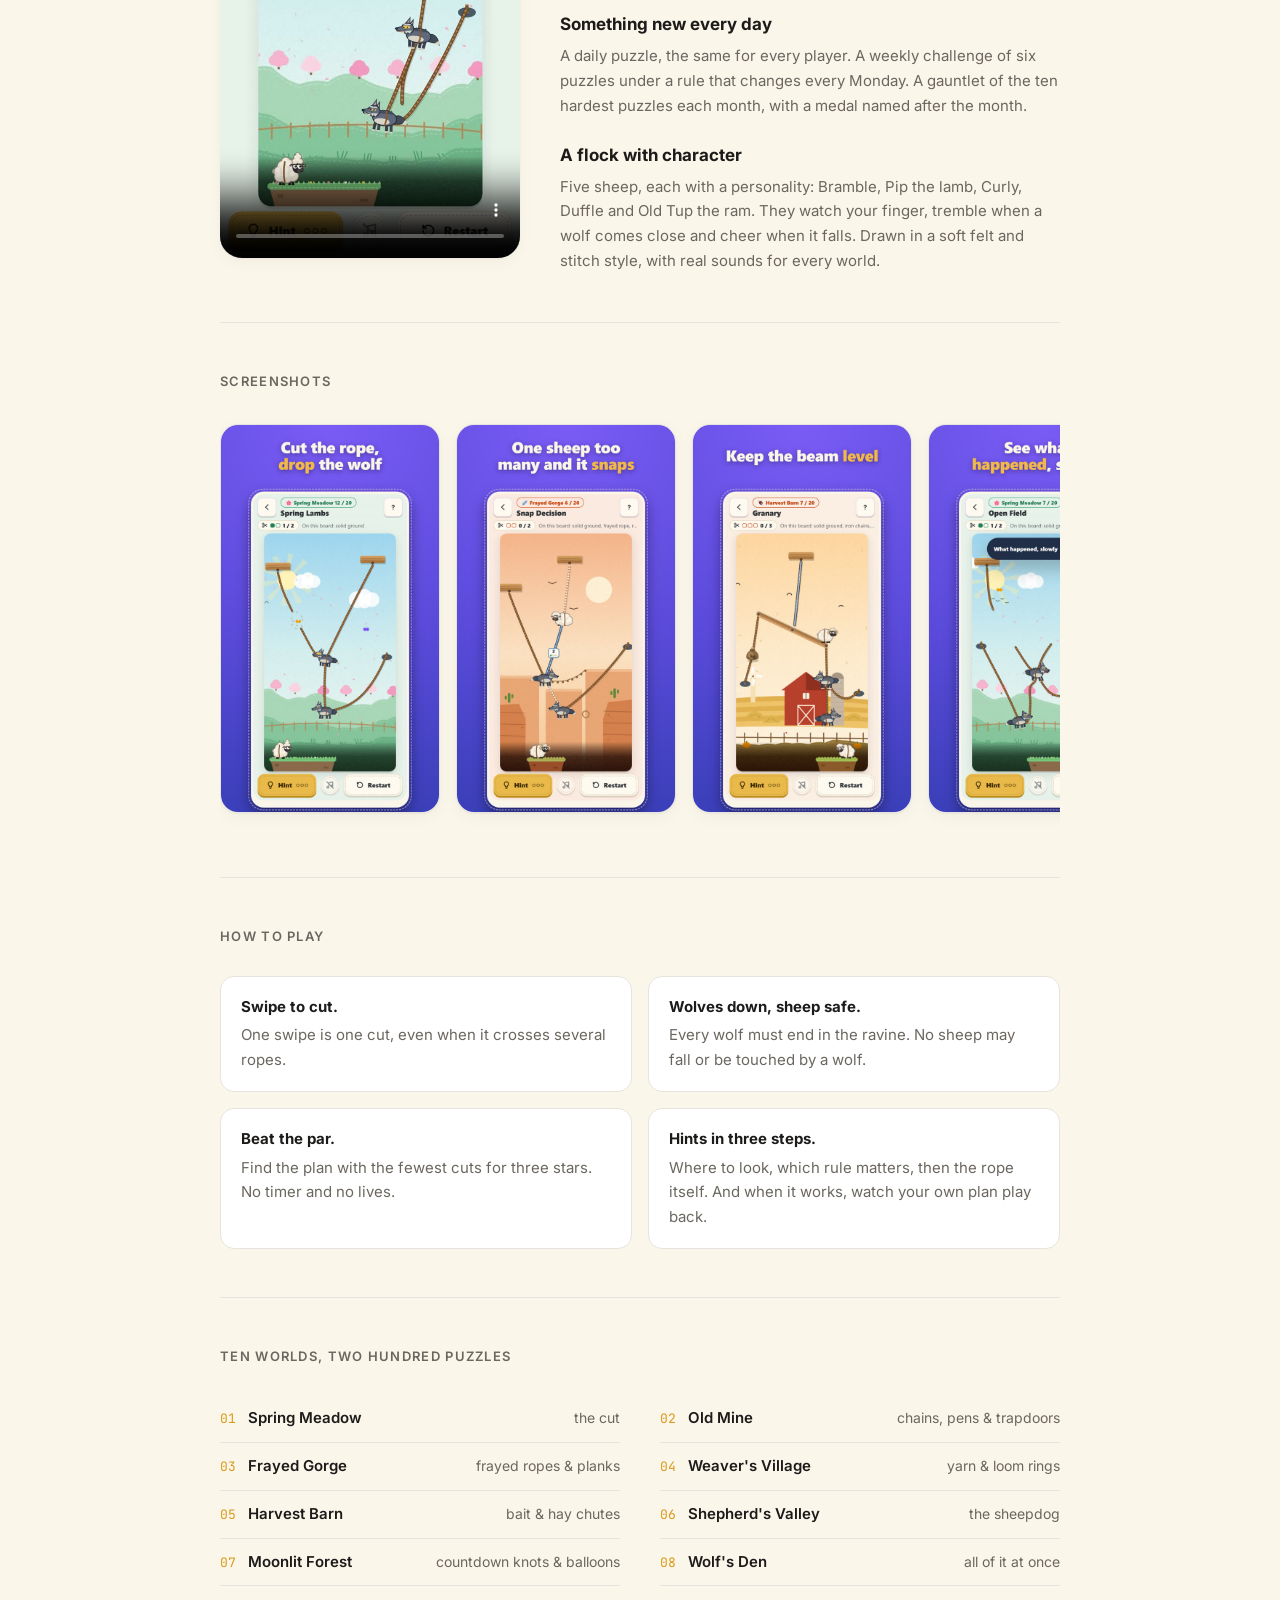
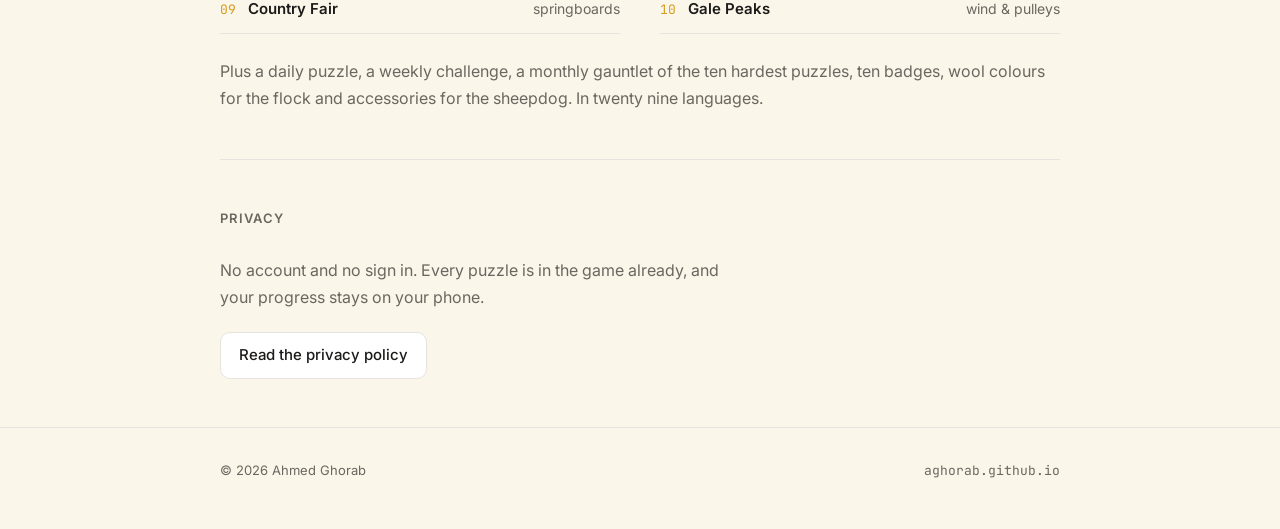
<file: woolandwolves/index.html>
<!DOCTYPE html>
<html lang="en">
<head>
  <meta charset="utf-8">
  <meta name="viewport" content="width=device-width, initial-scale=1">
  <title>Wool &amp; Wolves · Ahmed Ghorab</title>
  <meta name="description" content="Wool and Wolves: cut the ropes, drop the wolves, save every sheep. A rope cutting puzzle game with ten worlds and 200 levels, offline.">
  <meta property="og:title" content="Wool &amp; Wolves">
  <meta property="og:description" content="Cut the ropes, drop the wolves, save every sheep. 200 rope puzzles, offline.">
  <meta property="og:url" content="https://aghorab.github.io/woolandwolves/">
  <meta property="og:image" content="https://aghorab.github.io/assets/img/woolandwolves-trailer-poster.jpg">
  <link rel="icon" type="image/png" href="../assets/img/woolandwolves-icon.png">
  <link rel="preconnect" href="https://fonts.googleapis.com">
  <link rel="preconnect" href="https://fonts.gstatic.com" crossorigin>
  <link href="https://fonts.googleapis.com/css2?family=Inter:wght@400;500;600;700&family=JetBrains+Mono:wght@400;500&display=swap" rel="stylesheet">
  <link rel="stylesheet" href="../assets/css/style.css">
  <link rel="stylesheet" href="../assets/css/woolandwolves.css">
</head>
<body class="ww">
  <header class="nav">
    <div class="wrap">
      <a class="logo" href="../">ahmed<span>.</span>ghorab</a>
      <nav>
        <a href="../#apps">Apps</a>
        <a href="#trailer">Trailer</a>
        <a href="#worlds">Worlds</a>
      </nav>
    </div>
  </header>

  <main class="wrap">
    <div class="ww-hero">
      <img class="ww-icon" src="../assets/img/woolandwolves-icon.png" alt="" width="112" height="112">
      <p class="eyebrow mono">// rope cutting puzzle · Android</p>
      <h1>Wool <span>&amp;</span> Wolves</h1>
      <p class="ww-tag">One cut. One clever plan. Save the flock.</p>
      <p class="lede">
        Wolves and sheep hang from ropes over a ravine. Cut the right ropes and every wolf falls,
        while the flock stays safe. Two hundred puzzles across ten worlds, and it plays offline.
      </p>
      <div class="cta">
        <span class="btn soon">Coming soon to Google Play</span>
        <a class="btn primary" href="../#testers">Become a tester</a>
      </div>
    </div>

    <section id="trailer">
      <h2>Trailer</h2>
      <video class="gm-video" controls playsinline preload="none" poster="../assets/img/woolandwolves-trailer-poster.jpg" width="1280" height="720">
        <source src="../assets/video/woolandwolves-trailer.mp4" type="video/mp4">
        Your browser cannot play this video.
      </video>
    </section>

    <section id="about">
      <h2>What's in the game · version 2.0</h2>
      <div class="gm-about">
        <video class="gm-video-v" controls playsinline muted preload="none" poster="../assets/img/woolandwolves-gameplay-poster.jpg" width="540" height="960">
          <source src="../assets/video/woolandwolves-gameplay.mp4" type="video/mp4">
        </video>
        <div class="gm-text">
          <h3>New ropes to read</h3>
          <p>Rated ropes snap under one animal too many. Worn ropes lose a strand with every cut. Swinging beams tip their riders off, and brass latches open only when their plate is pressed.</p>
          <h3>A puzzle, not a race</h3>
          <p>No timer and no lives. There is no undo either, so look before you cut; Restart is always one tap away. Hints come in three steps, and if your cuts have left the plan, the hint works out a new one from where you are. Lost? Watch what happened, slowly.</p>
          <h3>Something new every day</h3>
          <p>A daily puzzle, the same for every player. A weekly challenge of six puzzles under a rule that changes every Monday. A gauntlet of the ten hardest puzzles each month, with a medal named after the month.</p>
          <h3>A flock with character</h3>
          <p>Five sheep, each with a personality: Bramble, Pip the lamb, Curly, Duffle and Old Tup the ram. They watch your finger, tremble when a wolf comes close and cheer when it falls. Drawn in a soft felt and stitch style, with real sounds for every world.</p>
        </div>
      </div>
    </section>

    <section id="screens">
      <h2>Screenshots</h2>
      <div class="gm-shots">
        <img src="../assets/img/woolandwolves-01-meadow-cut.jpg" alt="Cut the rope, drop the wolf: a Spring Meadow board" width="600" height="1067" loading="lazy">
        <img src="../assets/img/woolandwolves-21-rated.jpg" alt="A rated rope, new in version 2.0" width="600" height="1067" loading="lazy">
        <img src="../assets/img/woolandwolves-22-beam.jpg" alt="A swinging beam, new in version 2.0" width="600" height="1067" loading="lazy">
        <img src="../assets/img/woolandwolves-23-replay.jpg" alt="Watch the plan play back" width="600" height="1067" loading="lazy">
        <img src="../assets/img/woolandwolves-13-win.jpg" alt="Three stars at par: the win screen" width="600" height="1067" loading="lazy">
        <img src="../assets/img/woolandwolves-15-map.jpg" alt="Ten worlds to explore: the world map" width="600" height="1067" loading="lazy">
        <img src="../assets/img/woolandwolves-02-den.jpg" alt="A board in the Wolf's Den" width="600" height="1067" loading="lazy">
        <img src="../assets/img/woolandwolves-08-forest.jpg" alt="A night board in Moonlit Forest" width="600" height="1067" loading="lazy">
        <img src="../assets/img/woolandwolves-18-home.jpg" alt="Save the flock: the home screen" width="600" height="1067" loading="lazy">
      </div>
    </section>

    <section id="how">
      <h2>How to play</h2>
      <div class="ww-rules">
        <div><b>Swipe to cut.</b> One swipe is one cut, even when it crosses several ropes.</div>
        <div><b>Wolves down, sheep safe.</b> Every wolf must end in the ravine. No sheep may fall or be touched by a wolf.</div>
        <div><b>Beat the par.</b> Find the plan with the fewest cuts for three stars. No timer and no lives.</div>
        <div><b>Hints in three steps.</b> Where to look, which rule matters, then the rope itself. And when it works, watch your own plan play back.</div>
      </div>
    </section>

    <section id="worlds">
      <h2>Ten worlds, two hundred puzzles</h2>
      <ol class="ww-worlds">
        <li><span>Spring Meadow</span>the cut</li>
        <li><span>Old Mine</span>chains, pens &amp; trapdoors</li>
        <li><span>Frayed Gorge</span>frayed ropes &amp; planks</li>
        <li><span>Weaver's Village</span>yarn &amp; loom rings</li>
        <li><span>Harvest Barn</span>bait &amp; hay chutes</li>
        <li><span>Shepherd's Valley</span>the sheepdog</li>
        <li><span>Moonlit Forest</span>countdown knots &amp; balloons</li>
        <li><span>Wolf's Den</span>all of it at once</li>
        <li><span>Country Fair</span>springboards</li>
        <li><span>Gale Peaks</span>wind &amp; pulleys</li>
      </ol>
      <p class="ww-more">Plus a daily puzzle, a weekly challenge, a monthly gauntlet of the ten hardest puzzles, ten badges, wool colours for the flock and accessories for the sheepdog. In twenty nine languages.</p>
    </section>

    <section class="contact">
      <h2>Privacy</h2>
      <p>No account and no sign in. Every puzzle is in the game already, and your progress stays on your phone.</p>
      <div class="cta">
        <a class="btn" href="privacy-policy.html">Read the privacy policy</a>
      </div>
    </section>
  </main>

  <footer>
    <div class="wrap">
      <span>© <span id="y">2026</span> Ahmed Ghorab</span>
      <a class="mono" href="../">aghorab.github.io</a>
    </div>
  </footer>
  <script>document.getElementById('y').textContent = new Date().getFullYear();</script>
</body>
</html>
</file>
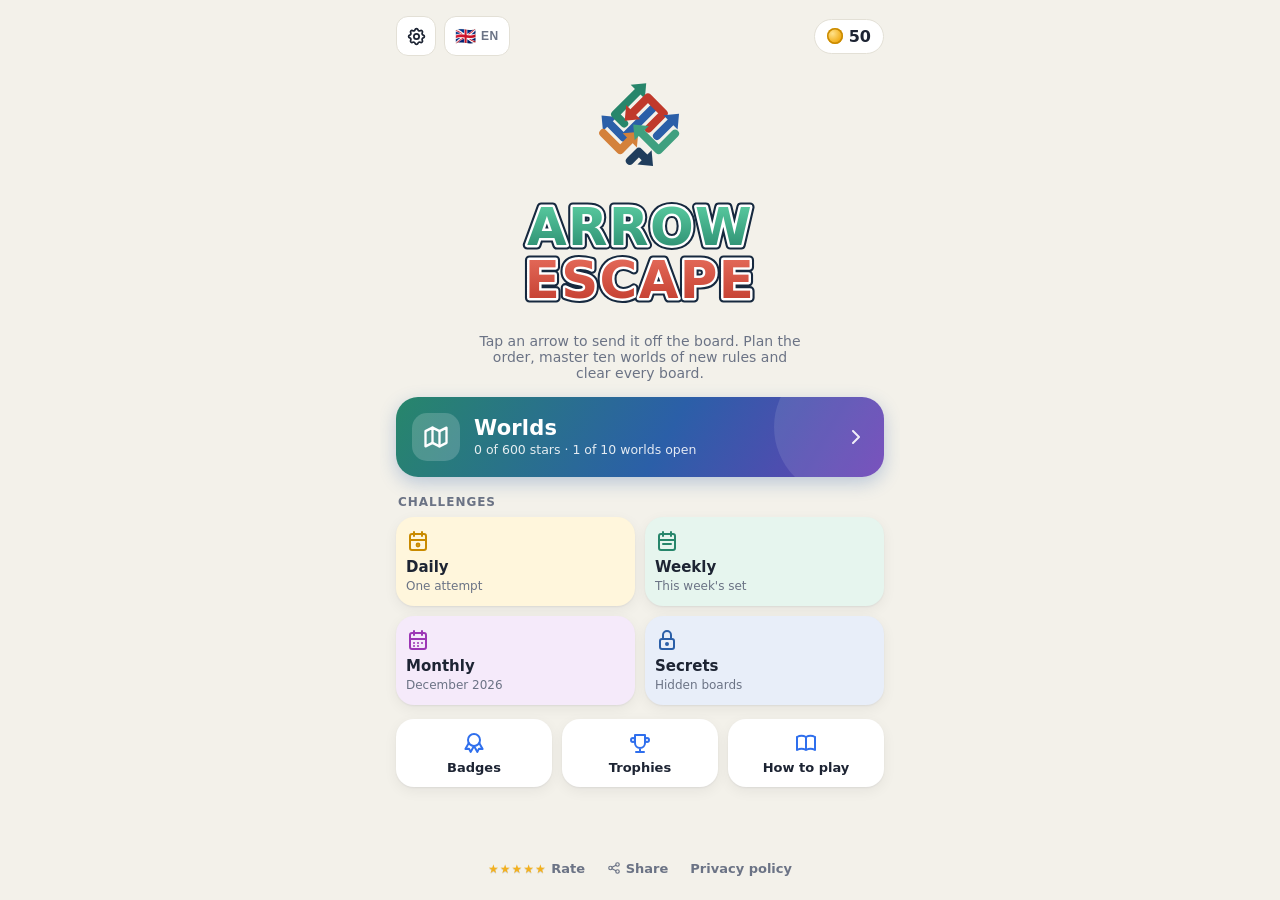
<file: arrowescape/play/index.html>
<!DOCTYPE html>
<html lang="en">
<head>
<meta charset="utf-8">
<meta name="viewport" content="width=device-width,initial-scale=1,maximum-scale=1,user-scalable=no,viewport-fit=cover">
<meta name="theme-color" content="#f3f1ea">
<title>Arrow Escape</title>
<link rel="stylesheet" href="styles.css">
</head>
<body>
<!-- Outline icons, drawn once and placed with <use href="#i-name">. Inline, because the game
     loads nothing from the network. After the Tabler set (MIT licence). -->
<svg class="sprite" aria-hidden="true" fill="none" stroke="currentColor" stroke-width="2" stroke-linecap="round" stroke-linejoin="round">
  <symbol id="i-restart" viewBox="0 0 24 24"><path d="M20 11a8.1 8.1 0 0 0-15.5-2m-.5-4v4h4"/><path d="M4 13a8.1 8.1 0 0 0 15.5 2m.5 4v-4h-4"/></symbol>
  <symbol id="i-palette" viewBox="0 0 24 24"><path d="M12 21a9 9 0 0 1 0-18c4.97 0 9 3.58 9 8c0 1.06-.47 2.08-1.32 2.83c-.84.75-1.99 1.17-3.18 1.17h-2.5a2 2 0 0 0-1 3.75a1.3 1.3 0 0 1-1 2.25"/><circle cx="8.5" cy="10.5" r=".6"/><circle cx="12.5" cy="7.5" r=".6"/><circle cx="16.5" cy="10.5" r=".6"/></symbol>
  <symbol id="i-bulb" viewBox="0 0 24 24"><path d="M3 12h1m8-9v1m8 8h1M5.6 5.6l.7.7m12.1-.7l-.7.7"/><path d="M9 16a5 5 0 1 1 6 0a3.5 3.5 0 0 0-1 3a2 2 0 0 1-4 0a3.5 3.5 0 0 0-1-3"/><path d="M9.7 17h4.6"/></symbol>
  <symbol id="i-fit" viewBox="0 0 24 24"><path d="M4 8V6a2 2 0 0 1 2-2h2M4 16v2a2 2 0 0 0 2 2h2M16 4h2a2 2 0 0 1 2 2v2M16 20h2a2 2 0 0 0 2-2v-2"/><rect x="9" y="9" width="6" height="6" rx="1"/></symbol>
  <symbol id="i-help" viewBox="0 0 24 24"><circle cx="12" cy="12" r="9"/><path d="M12 17v.01M12 13.5a1.5 1.5 0 0 1 1-1.5a2.6 2.6 0 1 0-3-4"/></symbol>
  <symbol id="i-settings" viewBox="0 0 24 24"><path d="M10.33 4.32c.43-1.76 2.92-1.76 3.35 0a1.72 1.72 0 0 0 2.57 1.07c1.54-.94 3.31.83 2.37 2.37a1.72 1.72 0 0 0 1.07 2.57c1.76.43 1.76 2.92 0 3.35a1.72 1.72 0 0 0-1.07 2.57c.94 1.54-.83 3.31-2.37 2.37a1.72 1.72 0 0 0-2.57 1.07c-.43 1.76-2.92 1.76-3.35 0a1.72 1.72 0 0 0-2.57-1.07c-1.54.94-3.31-.83-2.37-2.37a1.72 1.72 0 0 0-1.07-2.57c-1.76-.43-1.76-2.92 0-3.35a1.72 1.72 0 0 0 1.07-2.57c-.94-1.54.83-3.31 2.37-2.37c1 .61 2.3.07 2.57-1.07z"/><circle cx="12" cy="12" r="3"/></symbol>
  <symbol id="i-daily" viewBox="0 0 24 24"><rect x="4" y="5" width="16" height="16" rx="2"/><path d="M16 3v4M8 3v4M4 11h16"/><circle cx="12" cy="16" r="1.4"/></symbol>
  <symbol id="i-weekly" viewBox="0 0 24 24"><rect x="4" y="5" width="16" height="16" rx="2"/><path d="M16 3v4M8 3v4M4 11h16M8 15h8"/></symbol>
  <symbol id="i-monthly" viewBox="0 0 24 24"><rect x="4" y="5" width="16" height="16" rx="2"/><path d="M16 3v4M8 3v4M4 11h16M8 15h.01M12 15h.01M16 15h.01M8 18h.01M12 18h.01"/></symbol>
  <symbol id="i-secret" viewBox="0 0 24 24"><rect x="5" y="11" width="14" height="10" rx="2"/><circle cx="12" cy="16" r="1"/><path d="M8 11V7a4 4 0 0 1 8 0v4"/></symbol>
  <symbol id="i-badge" viewBox="0 0 24 24"><circle cx="12" cy="9" r="6"/><path d="M12 15l3.4 5.9l1.6-3.23l3.6.23l-3.4-5.9M6.8 12l-3.4 5.9L7 17.66l1.6 3.23l3.4-5.9"/></symbol>
  <symbol id="i-trophy" viewBox="0 0 24 24"><path d="M8 21h8M12 17v4M7 4h10M17 4v8a5 5 0 0 1-10 0V4"/><path d="M5 9m-2 0a2 2 0 1 0 4 0a2 2 0 1 0-4 0M19 9m-2 0a2 2 0 1 0 4 0a2 2 0 1 0-4 0"/></symbol>
  <symbol id="i-book" viewBox="0 0 24 24"><path d="M3 19a9 9 0 0 1 9 0a9 9 0 0 1 9 0M3 6a9 9 0 0 1 9 0a9 9 0 0 1 9 0M3 6v13M12 6v13M21 6v13"/></symbol>
  <symbol id="i-map" viewBox="0 0 24 24"><path d="M3 7l6-3l6 3l6-3v13l-6 3l-6-3l-6 3V7"/><path d="M9 4v13M15 7v13"/></symbol>
  <symbol id="i-chevron" viewBox="0 0 24 24"><path d="M9 6l6 6l-6 6"/></symbol>
  <symbol id="i-play" viewBox="0 0 24 24"><path d="M7 4v16l13-8z"/></symbol>
  <symbol id="i-share" viewBox="0 0 24 24"><circle cx="6" cy="12" r="3"/><circle cx="18" cy="6" r="3"/><circle cx="18" cy="18" r="3"/><path d="M8.7 10.7l6.6-3.4M8.7 13.3l6.6 3.4"/></symbol>
</svg>
<div id="app">

  <section id="s-home" class="screen active">
    <div class="topbar"><div class="topLeft"><button class="iconbtn" id="btnSettings" aria-label="Settings" title="Settings"><svg class="ic" aria-hidden="true"><use href="#i-settings"/></svg></button>
      <button class="iconbtn langBtn" id="btnLang" aria-label="Language" title="Language"><span class="flag" id="langFlag"></span><span class="code" id="langCode">EN</span></button></div><div class="coins"><i class="coin-ic"></i><b class="coin-val">0</b></div></div>
    <div class="hero">
      <!-- brand-mark:start -->
      <!-- generated by tools/build-brand.js, do not edit by hand -->
      <svg width="132" height="132" viewBox="-15 -15 130 130" aria-hidden="true"><g transform="rotate(315 50 50)"><path d="M78 44 L27 44 L27 20" fill="none" stroke="#2b5fa8" stroke-width="10" stroke-linecap="round" stroke-linejoin="round"/><path d="M27 5 L39.5 20 L14.5 20 z" fill="#2b5fa8"/><path d="M40 32 L40 16 L80 16" fill="none" stroke="#27866b" stroke-width="10" stroke-linecap="round" stroke-linejoin="round"/><path d="M95 16 L80 28.5 L80 3.5 z" fill="#27866b"/><path d="M57 58 L84 58 L84 30 L58 30" fill="none" stroke="#c0392b" stroke-width="10" stroke-linecap="round" stroke-linejoin="round"/><path d="M43 30 L58 17.5 L58 42.5 z" fill="#c0392b"/><path d="M13 22 L13 52 L30 52" fill="none" stroke="#d4813a" stroke-width="10" stroke-linecap="round" stroke-linejoin="round"/><path d="M45 52 L30 64.5 L30 39.5 z" fill="#d4813a"/><path d="M12 70 L28 70 L28 80" fill="none" stroke="#1f3d5c" stroke-width="10" stroke-linecap="round" stroke-linejoin="round"/><path d="M28 95 L15.5 80 L40.5 80 z" fill="#1f3d5c"/><path d="M76 86 L47 86 L47 56" fill="none" stroke="#3fa07f" stroke-width="10" stroke-linecap="round" stroke-linejoin="round"/><path d="M47 41 L59.5 56 L34.5 56 z" fill="#3fa07f"/><path d="M58 72 L82 72" fill="none" stroke="#2b5fa8" stroke-width="10" stroke-linecap="round" stroke-linejoin="round"/><path d="M97 72 L82 84.5 L82 59.5 z" fill="#2b5fa8"/></g></svg>
      <!-- brand-mark:end -->
      <h1 class="wordmark" aria-label="Arrow Escape">
        <!-- brand-word:start -->
        <!-- generated by tools/build-brand.js, do not edit by hand -->
        <svg viewBox="0 0 360 200" aria-hidden="true"><defs><linearGradient id="wah" x1="0" y1="0" x2="0" y2="1">
      <stop offset="0" stop-color="#5fd3a6"/><stop offset="1" stop-color="#27866b"/></linearGradient><linearGradient id="weh" x1="0" y1="0" x2="0" y2="1">
      <stop offset="0" stop-color="#e8705f"/><stop offset="1" stop-color="#c0392b"/></linearGradient></defs>
    <text x="50%" y="82" text-anchor="middle" font-family="Roboto, system-ui, sans-serif"
    font-weight="900" font-size="74" letter-spacing="2" fill="#16293f" opacity="0.9" transform="translate(0 5.032)">ARROW</text>
    <text x="50%" y="82" text-anchor="middle" font-family="Roboto, system-ui, sans-serif"
    font-weight="900" font-size="74" letter-spacing="2" fill="none" stroke="#16293f" stroke-width="13.024" stroke-linejoin="round" paint-order="stroke">ARROW</text>
    <text x="50%" y="82" text-anchor="middle" font-family="Roboto, system-ui, sans-serif"
    font-weight="900" font-size="74" letter-spacing="2" fill="none" stroke="#ffffff" stroke-width="7.03" stroke-linejoin="round" paint-order="stroke">ARROW</text>
    <text x="50%" y="82" text-anchor="middle" font-family="Roboto, system-ui, sans-serif"
    font-weight="900" font-size="74" letter-spacing="2" fill="url(#wah)">ARROW</text><text x="50%" y="158" text-anchor="middle" font-family="Roboto, system-ui, sans-serif"
    font-weight="900" font-size="74" letter-spacing="2" fill="#16293f" opacity="0.9" transform="translate(0 5.032)">ESCAPE</text>
    <text x="50%" y="158" text-anchor="middle" font-family="Roboto, system-ui, sans-serif"
    font-weight="900" font-size="74" letter-spacing="2" fill="none" stroke="#16293f" stroke-width="13.024" stroke-linejoin="round" paint-order="stroke">ESCAPE</text>
    <text x="50%" y="158" text-anchor="middle" font-family="Roboto, system-ui, sans-serif"
    font-weight="900" font-size="74" letter-spacing="2" fill="none" stroke="#ffffff" stroke-width="7.03" stroke-linejoin="round" paint-order="stroke">ESCAPE</text>
    <text x="50%" y="158" text-anchor="middle" font-family="Roboto, system-ui, sans-serif"
    font-weight="900" font-size="74" letter-spacing="2" fill="url(#weh)">ESCAPE</text></svg>
      <!-- brand-word:end -->
      </h1>
      <p>Tap an arrow to send it off the board. Plan the order, master ten worlds of new rules and clear every board.</p>
    </div>
    <div class="stack homeMain">
      <button class="btn primary big" id="btnContinue" style="display:none">Continue</button>
      <!-- the way into the campaign, and the one thing on this screen drawn to stand out -->
      <button class="worldsCard" id="btnPlay">
        <span class="wcIcon"><svg class="ic" aria-hidden="true"><use href="#i-map"/></svg></span>
        <span class="wcText"><b>Worlds</b><small id="worldsSub">Ten worlds, two hundred boards</small></span>
        <svg class="ic wcGo" aria-hidden="true"><use href="#i-chevron"/></svg>
      </button>
    </div>
    <div class="homeSect">Challenges</div>
    <div class="tileGrid two">
      <button class="tile t-gold" id="btnDaily"><svg class="ic" aria-hidden="true"><use href="#i-daily"/></svg><b>Daily</b><small id="dailyText">One attempt</small></button>
      <button class="tile t-green" id="btnWeekly"><svg class="ic" aria-hidden="true"><use href="#i-weekly"/></svg><b>Weekly</b><small>This week's set</small></button>
      <button class="tile t-purple" id="btnMonthly"><svg class="ic" aria-hidden="true"><use href="#i-monthly"/></svg><b>Monthly</b><small id="monthlyText">About 200 arrows</small></button>
      <button class="tile t-blue" id="btnSecrets"><svg class="ic" aria-hidden="true"><use href="#i-secret"/></svg><b>Secrets</b><small>Hidden boards</small></button>
    </div>
    <div class="tileGrid three">
      <button class="tile small" id="btnBadges"><svg class="ic" aria-hidden="true"><use href="#i-badge"/></svg><b>Badges</b></button>
      <button class="tile small" id="btnTrophies"><svg class="ic" aria-hidden="true"><use href="#i-trophy"/></svg><b>Trophies</b></button>
      <button class="tile small" id="btnHow"><svg class="ic" aria-hidden="true"><use href="#i-book"/></svg><b>How to play</b></button>
    </div>
    <div class="testbadge" id="testBadge">Test mode is on: all worlds and levels are unlocked.</div>
    <nav class="homeFoot" aria-label="Support and privacy">
      <button id="btnRate"><span class="rateStars" aria-hidden="true">&#9733;&#9733;&#9733;&#9733;&#9733;</span> Rate</button>
      <button id="btnShare"><svg class="ic" aria-hidden="true"><use href="#i-share"/></svg> Share</button>
      <button id="btnAdPrivacy" style="display:none">Privacy choices</button>
      <button id="btnPolicy">Privacy policy</button>
    </nav>
  </section>

  <section id="s-worlds" class="screen">
    <div class="topbar"><button class="iconbtn" data-go="s-home" aria-label="Back">&#8592;</button><h2>Worlds</h2><div class="coins"><i class="coin-ic"></i><b class="coin-val">0</b></div></div>
    <div id="worldList" class="stack"></div>
  </section>

  <section id="s-levels" class="screen">
    <div class="topbar"><button class="iconbtn" data-go="s-worlds" aria-label="Back">&#8592;</button><h2 id="levelsTitle">World</h2><div class="coins"><i class="coin-ic"></i><b class="coin-val">0</b></div></div>
    <p class="desc" id="levelsDesc"></p>
    <div id="levelGrid" class="grid"></div>
  </section>

  <section id="s-game" class="screen">
    <div class="hud">
      <button class="iconbtn" id="btnGameBack" aria-label="Back">&#8592;</button>
      <div class="label" id="gameLabel">Level</div>
      <div class="coins"><i class="coin-ic"></i><b class="coin-val">0</b></div>
      <button class="iconbtn" id="btnPause" aria-label="Pause">&#10074;&#10074;</button>
    </div>
    <div class="timerRow" id="timerRow">
      <div id="timerText">0:00</div>
      <div class="timerBar"><div id="timerFill"></div></div>
      <div class="lives" id="lives"></div>
    </div>
    <div id="designBar"><span>Design phase: tap the dashed purple tiles to choose their directions, then press Start.</span><button class="btn purple small" id="btnStart">Start</button></div>
    <div id="boardWrap"><canvas id="board"></canvas></div>
    <div id="praiseBar"><span id="praise"></span></div>
    <div id="debugBox"></div>
    <div class="gamebar">
      <button class="barbtn" id="btnRestart" aria-label="Restart level" title="Restart level"><svg class="ic" aria-hidden="true"><use href="#i-restart"/></svg></button>
      <button class="barbtn" id="btnQuick" aria-label="Look and feel" title="Look and feel"><svg class="ic" aria-hidden="true"><use href="#i-palette"/></svg></button>
      <button class="barbtn hint" id="btnHint" aria-label="Hint" title="Hint"><svg class="ic" aria-hidden="true"><use href="#i-bulb"/></svg><span class="count" id="hintCount">3</span></button>
      <button class="barbtn" id="btnZoom" aria-label="Show the whole board" title="Show the whole board"><svg class="ic" aria-hidden="true"><use href="#i-fit"/></svg></button>
      <button class="barbtn" id="btnHelp" aria-label="Rules of this world" title="Rules of this world"><svg class="ic" aria-hidden="true"><use href="#i-help"/></svg></button>
    </div>
  </section>

  <section id="s-weekly" class="screen">
    <div class="topbar"><button class="iconbtn" data-go="s-home" aria-label="Back">&#8592;</button><h2 id="weeklyTitle">Weekly</h2><div class="coins"><i class="coin-ic"></i><b class="coin-val">0</b></div></div>
    <p class="desc" id="weeklyDesc"></p>
    <p class="desc" id="weeklyProgress"></p>
    <div id="weeklyList" class="grid weekGrid"></div>
  </section>

  <section id="s-secrets" class="screen">
    <div class="topbar"><button class="iconbtn" data-go="s-home" aria-label="Back">&#8592;</button><h2>Secret levels</h2><div class="coins"><i class="coin-ic"></i><b class="coin-val">0</b></div></div>
    <p class="desc">Hidden boards, unlocked by how you play rather than by progress.</p>
    <div id="secretList" class="stack"></div>
  </section>

  <section id="s-badges" class="screen">
    <div class="topbar"><button class="iconbtn" data-go="s-home" aria-label="Back">&#8592;</button><h2>Badges</h2><div class="coins"><i class="coin-ic"></i><b class="coin-val">0</b></div></div>
    <p class="desc">Badges are earned by how you play, not only by how far you get.</p>
    <div id="badgeList" class="stack"></div>
  </section>

  <section id="s-monthly" class="screen">
    <div class="topbar"><button class="iconbtn" data-go="s-home" aria-label="Back">&#8592;</button><h2 id="monthTitle">Puzzle of the Month</h2><div class="coins"><i class="coin-ic"></i><b class="coin-val">0</b></div></div>
    <div id="monthCard"></div>
  </section>

  <section id="s-trophies" class="screen">
    <div class="topbar"><button class="iconbtn" data-go="s-home" aria-label="Back">&#8592;</button><h2>Trophy Room</h2><div class="coins"><i class="coin-ic"></i><b class="coin-val">0</b></div></div>
    <p class="desc">One trophy for every world. It is cast in bronze at 30 stars, in silver at 45 and in gold when all 60 stars of the world are yours.</p>
    <div id="trophyShelves"></div>
    <p class="desc" id="trophySummary" style="text-align:center"></p>
  </section>

  <section id="s-settings" class="screen">
    <div class="topbar"><button class="iconbtn" data-go="s-home" aria-label="Back">&#8592;</button><h2>Settings</h2><span style="width:40px"></span></div>
    <div id="settingsBox" class="stack"></div>
  </section>

  <section id="s-privacy" class="screen">
    <div class="topbar"><button class="iconbtn" data-go="s-home" aria-label="Back">&#8592;</button><h2>Privacy policy</h2><span style="width:40px"></span></div>
    <!-- the same file is published on the website for the store listing, so there is one text -->
    <iframe id="policyFrame" src="privacy-policy.html" title="Privacy policy"></iframe>
  </section>

  <div id="quickPanel" class="hidden">
    <div class="qHead"><div><b>Look and feel</b><small id="quickNote"></small></div><button class="qClose" id="qBack">Back to the board &#10095;</button></div>
    <div id="quickBody"></div>
  </div>

  <canvas id="fx"></canvas>
  <div id="reveal"></div>
  <div id="modal" class="modal hidden"><div class="card" id="modalCard"></div></div>
  <div id="toast"></div>
</div>

<!-- The campaign boards, built once by tools/build-levels.js. A plain script rather than
     data fetched at runtime, because the test harness opens this page over file:// where a
     fetch is refused. Must come before game.js, which reads it. -->
<script src="levels.js"></script>
<!-- AdMob, three rewarded placements. Harmless in a browser, where it finds no bridge. -->
<script src="ads.js"></script>
<!-- The procedural background music, synthesised in real time; no audio files. Before game.js. -->
<script src="music.js"></script>
<script src="game.js"></script>
</body>
</html>
</file>
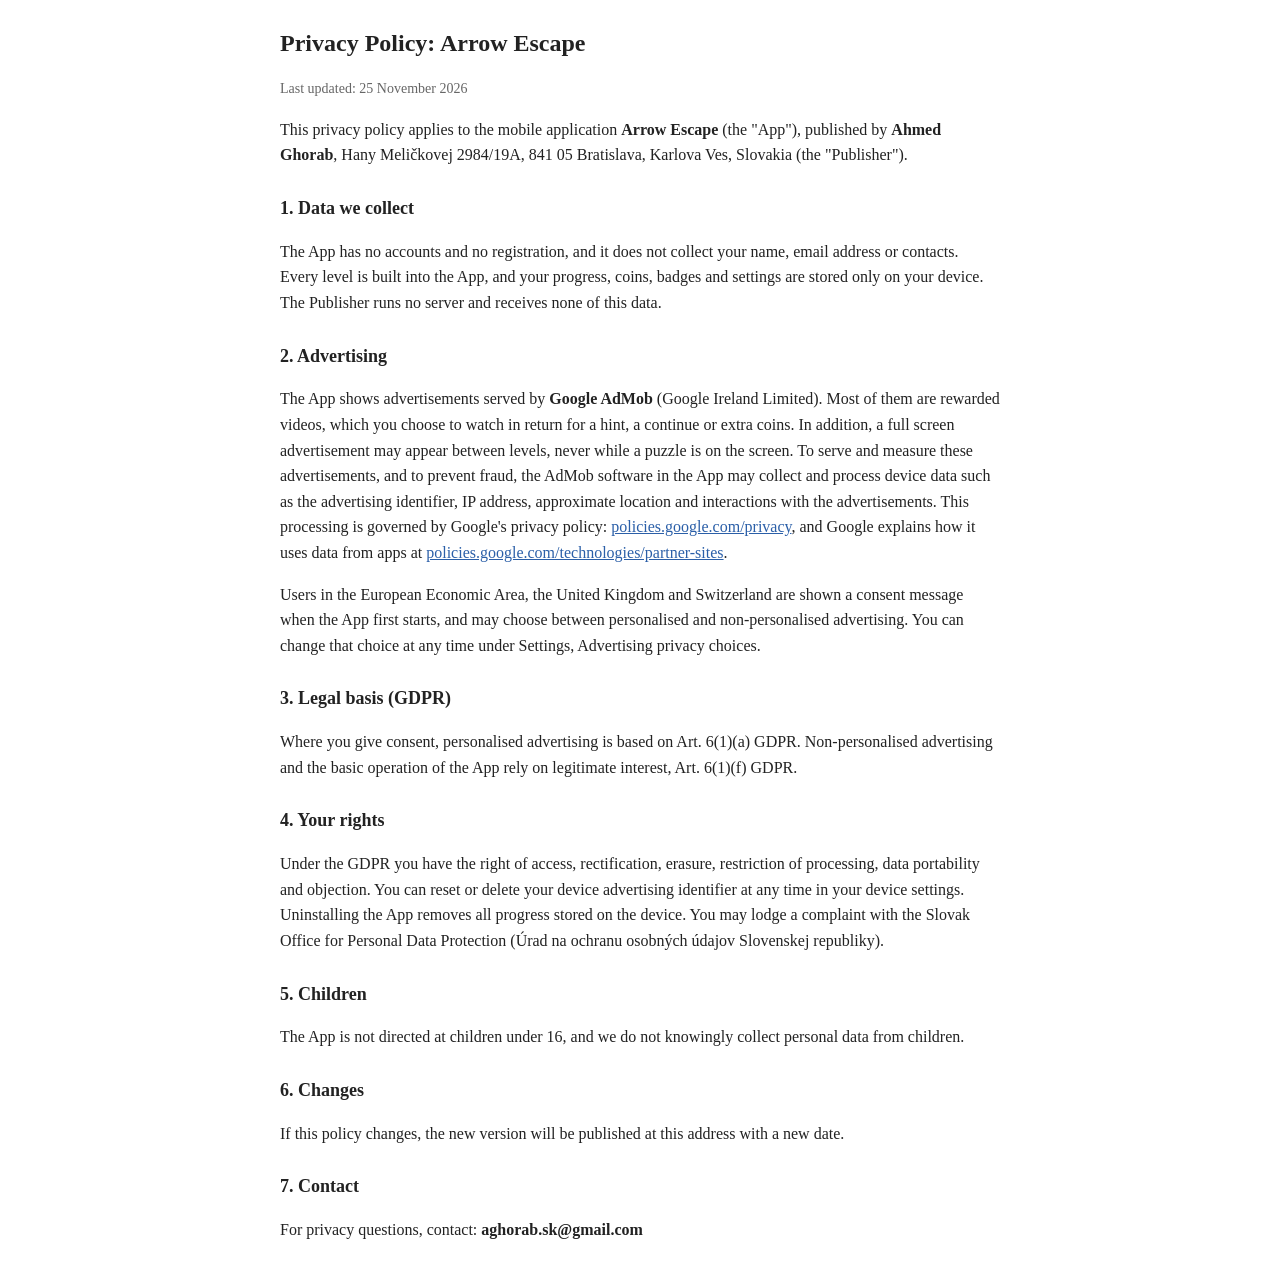
<file: arrowescape/privacy-policy.html>
<!DOCTYPE html>
<html lang="en">
<head>
<meta charset="UTF-8">
<meta name="viewport" content="width=device-width, initial-scale=1.0">
<title>Arrow Escape, Privacy Policy</title>
<style>
  body{font-family:Georgia,serif;max-width:720px;margin:0 auto;padding:24px 18px;color:#222;line-height:1.6;background:#fff}
  h1{font-size:24px;margin-top:0} h2{font-size:18px;margin-top:26px}
  .meta{color:#666;font-size:14px}
  a{color:#2b5fa8}
</style>
</head>
<body>
<h1>Privacy Policy: Arrow Escape</h1>
<p class="meta">Last updated: 25 November 2026</p>

<p>This privacy policy applies to the mobile application <b>Arrow Escape</b> (the "App"), published
by <b>Ahmed Ghorab</b>, Hany Meličkovej 2984/19A, 841 05 Bratislava, Karlova Ves, Slovakia
(the "Publisher").</p>

<h2>1. Data we collect</h2>
<p>The App has no accounts and no registration, and it does not collect your name, email address
or contacts. Every level is built into the App, and your progress, coins, badges and settings are
stored only on your device. The Publisher runs no server and receives none of this data.</p>

<h2>2. Advertising</h2>
<p>The App shows advertisements served by <b>Google AdMob</b> (Google Ireland Limited). Most of
them are rewarded videos, which you choose to watch in return for a hint, a continue or extra
coins. In addition, a full screen advertisement may appear between levels, never while a puzzle
is on the screen. To serve and measure these
advertisements, and to prevent fraud, the
AdMob software in the App may collect and process device data such as the advertising identifier,
IP address, approximate location and interactions with the advertisements. This processing is
governed by Google's privacy policy:
<a href="https://policies.google.com/privacy" target="_top">policies.google.com/privacy</a>, and
Google explains how it uses data from apps at
<a href="https://policies.google.com/technologies/partner-sites" target="_top">policies.google.com/technologies/partner-sites</a>.</p>
<p>Users in the European Economic Area, the United Kingdom and Switzerland are shown a consent
message when the App first starts, and may choose between personalised and non-personalised
advertising. You can change that choice at any time under Settings, Advertising privacy choices.</p>

<h2>3. Legal basis (GDPR)</h2>
<p>Where you give consent, personalised advertising is based on Art. 6(1)(a) GDPR. Non-personalised
advertising and the basic operation of the App rely on legitimate interest, Art. 6(1)(f) GDPR.</p>

<h2>4. Your rights</h2>
<p>Under the GDPR you have the right of access, rectification, erasure, restriction of processing,
data portability and objection. You can reset or delete your device advertising identifier at any
time in your device settings. Uninstalling the App removes all progress stored on the device. You
may lodge a complaint with the Slovak Office for Personal Data Protection (Úrad na ochranu osobných
údajov Slovenskej republiky).</p>

<h2>5. Children</h2>
<p>The App is not directed at children under 16, and we do not knowingly collect personal data
from children.</p>

<h2>6. Changes</h2>
<p>If this policy changes, the new version will be published at this address with a new date.</p>

<h2>7. Contact</h2>
<p>For privacy questions, contact: <b>aghorab.sk@gmail.com</b></p>
</body>
</html>
</file>
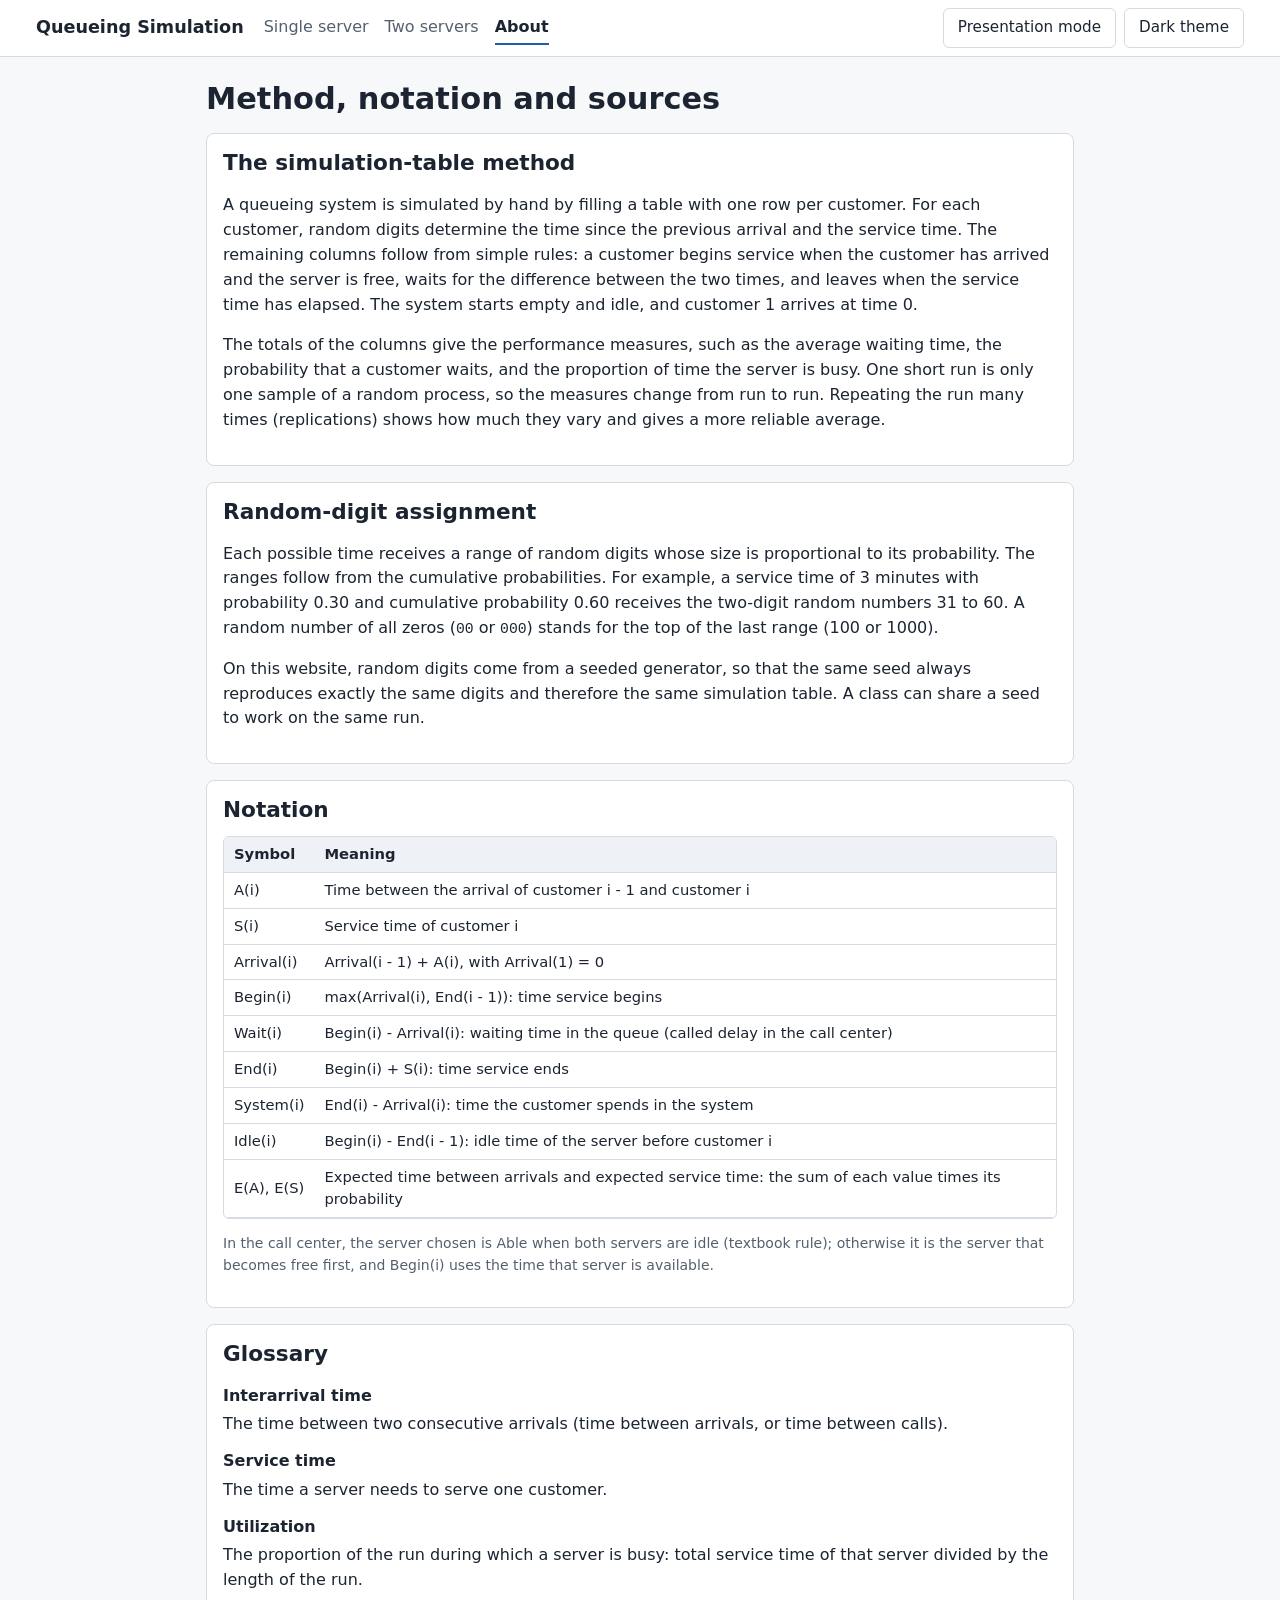
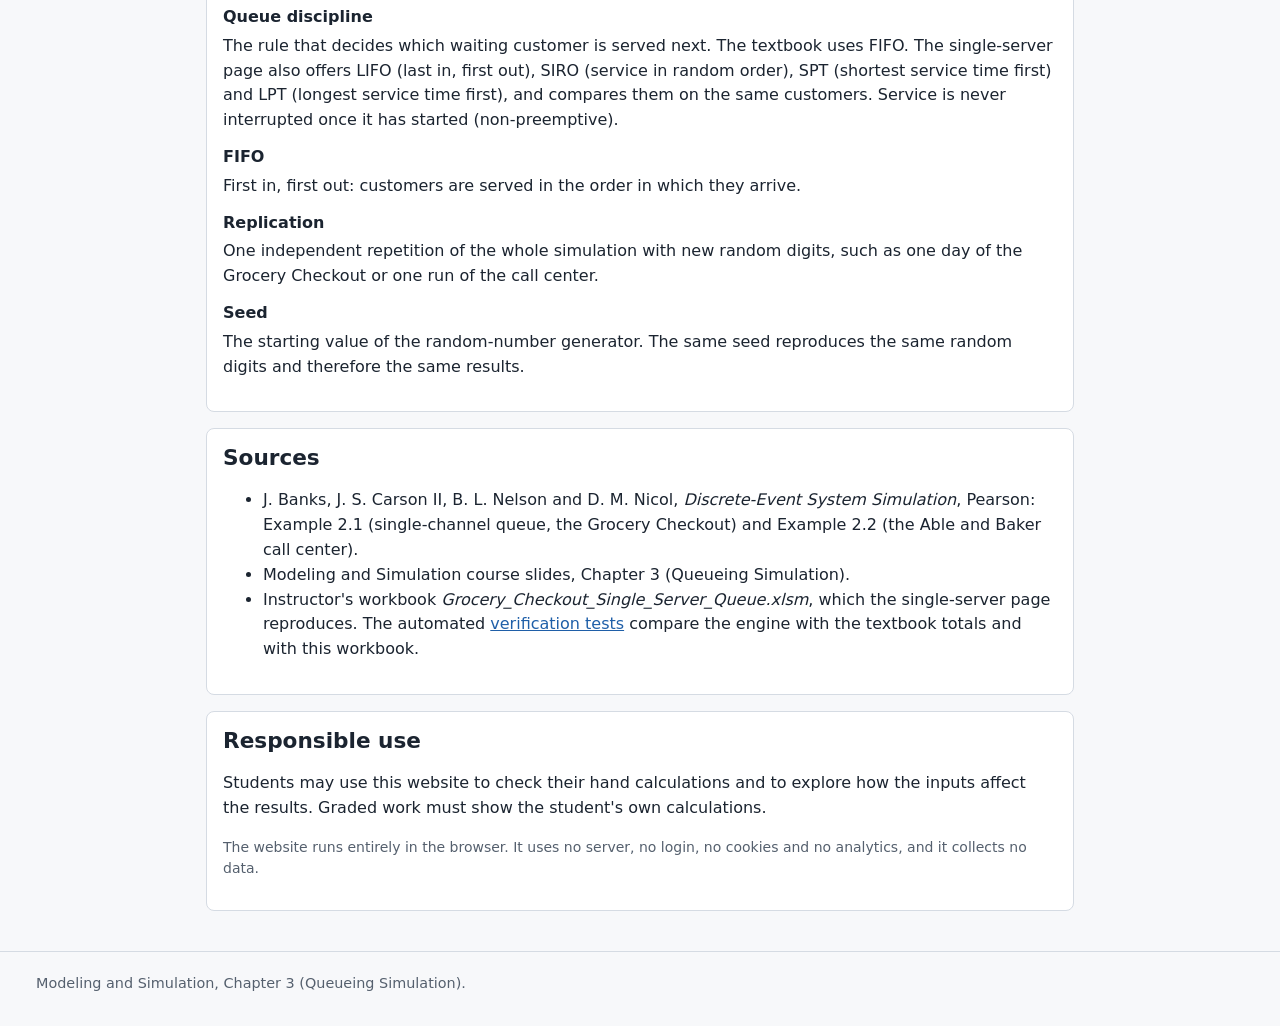
<file: QueueSimulation/about.html>
<!DOCTYPE html>
<html lang="en">
<head>
  <meta charset="utf-8">
  <meta name="viewport" content="width=device-width, initial-scale=1">
  <title>Method and Sources | Queueing Simulation</title>
  <meta name="description" content="The simulation-table method, random-digit assignment, notation, glossary and sources of the Queueing Simulation website.">
  <link rel="stylesheet" href="./css/style.css?v=4">
  <script type="module">
    import { initChrome } from './js/ui-common.js?v=4';
    initChrome();
  </script>
</head>
<body>
  <a class="skip-link" href="#main">Skip to the main content</a>
  <header class="site-header">
    <div class="wrap header-row">
      <a class="brand" href="./index.html">Queueing Simulation</a>
      <nav aria-label="Main">
        <a href="./single-server.html">Single server</a>
        <a href="./multi-server.html">Two servers</a>
        <a href="./about.html" aria-current="page">About</a>
      </nav>
      <div class="header-tools">
        <button type="button" id="presentation-toggle" aria-pressed="false">Presentation mode</button>
        <button type="button" id="theme-toggle">Dark theme</button>
      </div>
    </div>
  </header>

  <main id="main" class="wrap" style="max-width: 900px">
    <h1>Method, notation and sources</h1>

    <section class="panel">
      <h2>The simulation-table method</h2>
      <p>A queueing system is simulated by hand by filling a table with one row per customer. For each customer, random digits determine the time since the previous arrival and the service time. The remaining columns follow from simple rules: a customer begins service when the customer has arrived and the server is free, waits for the difference between the two times, and leaves when the service time has elapsed. The system starts empty and idle, and customer 1 arrives at time 0.</p>
      <p>The totals of the columns give the performance measures, such as the average waiting time, the probability that a customer waits, and the proportion of time the server is busy. One short run is only one sample of a random process, so the measures change from run to run. Repeating the run many times (replications) shows how much they vary and gives a more reliable average.</p>
    </section>

    <section class="panel">
      <h2>Random-digit assignment</h2>
      <p>Each possible time receives a range of random digits whose size is proportional to its probability. The ranges follow from the cumulative probabilities. For example, a service time of 3 minutes with probability 0.30 and cumulative probability 0.60 receives the two-digit random numbers 31 to 60. A random number of all zeros (<code>00</code> or <code>000</code>) stands for the top of the last range (100 or 1000).</p>
      <p>On this website, random digits come from a seeded generator, so that the same seed always reproduces exactly the same digits and therefore the same simulation table. A class can share a seed to work on the same run.</p>
    </section>

    <section class="panel">
      <h2>Notation</h2>
      <div class="table-scroll"><table class="plain wrap-cells">
        <thead><tr><th scope="col" class="text">Symbol</th><th scope="col" class="text">Meaning</th></tr></thead>
        <tbody>
          <tr><td class="text">A(i)</td><td class="text">Time between the arrival of customer i - 1 and customer i</td></tr>
          <tr><td class="text">S(i)</td><td class="text">Service time of customer i</td></tr>
          <tr><td class="text">Arrival(i)</td><td class="text">Arrival(i - 1) + A(i), with Arrival(1) = 0</td></tr>
          <tr><td class="text">Begin(i)</td><td class="text">max(Arrival(i), End(i - 1)): time service begins</td></tr>
          <tr><td class="text">Wait(i)</td><td class="text">Begin(i) - Arrival(i): waiting time in the queue (called delay in the call center)</td></tr>
          <tr><td class="text">End(i)</td><td class="text">Begin(i) + S(i): time service ends</td></tr>
          <tr><td class="text">System(i)</td><td class="text">End(i) - Arrival(i): time the customer spends in the system</td></tr>
          <tr><td class="text">Idle(i)</td><td class="text">Begin(i) - End(i - 1): idle time of the server before customer i</td></tr>
          <tr><td class="text">E(A), E(S)</td><td class="text">Expected time between arrivals and expected service time: the sum of each value times its probability</td></tr>
        </tbody>
      </table></div>
      <p class="small muted">In the call center, the server chosen is Able when both servers are idle (textbook rule); otherwise it is the server that becomes free first, and Begin(i) uses the time that server is available.</p>
    </section>

    <section class="panel">
      <h2>Glossary</h2>
      <dl class="glossary">
        <dt>Interarrival time</dt>
        <dd>The time between two consecutive arrivals (time between arrivals, or time between calls).</dd>
        <dt>Service time</dt>
        <dd>The time a server needs to serve one customer.</dd>
        <dt>Utilization</dt>
        <dd>The proportion of the run during which a server is busy: total service time of that server divided by the length of the run.</dd>
        <dt>Queue discipline</dt>
        <dd>The rule that decides which waiting customer is served next. The textbook uses FIFO. The single-server page also offers LIFO (last in, first out), SIRO (service in random order), SPT (shortest service time first) and LPT (longest service time first), and compares them on the same customers. Service is never interrupted once it has started (non-preemptive).</dd>
        <dt>FIFO</dt>
        <dd>First in, first out: customers are served in the order in which they arrive.</dd>
        <dt>Replication</dt>
        <dd>One independent repetition of the whole simulation with new random digits, such as one day of the Grocery Checkout or one run of the call center.</dd>
        <dt>Seed</dt>
        <dd>The starting value of the random-number generator. The same seed reproduces the same random digits and therefore the same results.</dd>
      </dl>
    </section>

    <section class="panel">
      <h2>Sources</h2>
      <ul>
        <li>J. Banks, J. S. Carson II, B. L. Nelson and D. M. Nicol, <cite>Discrete-Event System Simulation</cite>, Pearson: Example 2.1 (single-channel queue, the Grocery Checkout) and Example 2.2 (the Able and Baker call center).</li>
        <li>Modeling and Simulation course slides, Chapter 3 (Queueing Simulation).</li>
        <li>Instructor's workbook <cite>Grocery_Checkout_Single_Server_Queue.xlsm</cite>, which the single-server page reproduces. The automated <a href="./tests/tests.html">verification tests</a> compare the engine with the textbook totals and with this workbook.</li>
      </ul>
    </section>

    <section class="panel">
      <h2>Responsible use</h2>
      <p>Students may use this website to check their hand calculations and to explore how the inputs affect the results. Graded work must show the student's own calculations.</p>
      <p class="small muted">The website runs entirely in the browser. It uses no server, no login, no cookies and no analytics, and it collects no data.</p>
    </section>
  </main>

  <footer class="site-footer">
    <div class="wrap">Modeling and Simulation, Chapter 3 (Queueing Simulation).</div>
  </footer>
</body>
</html>
</file>
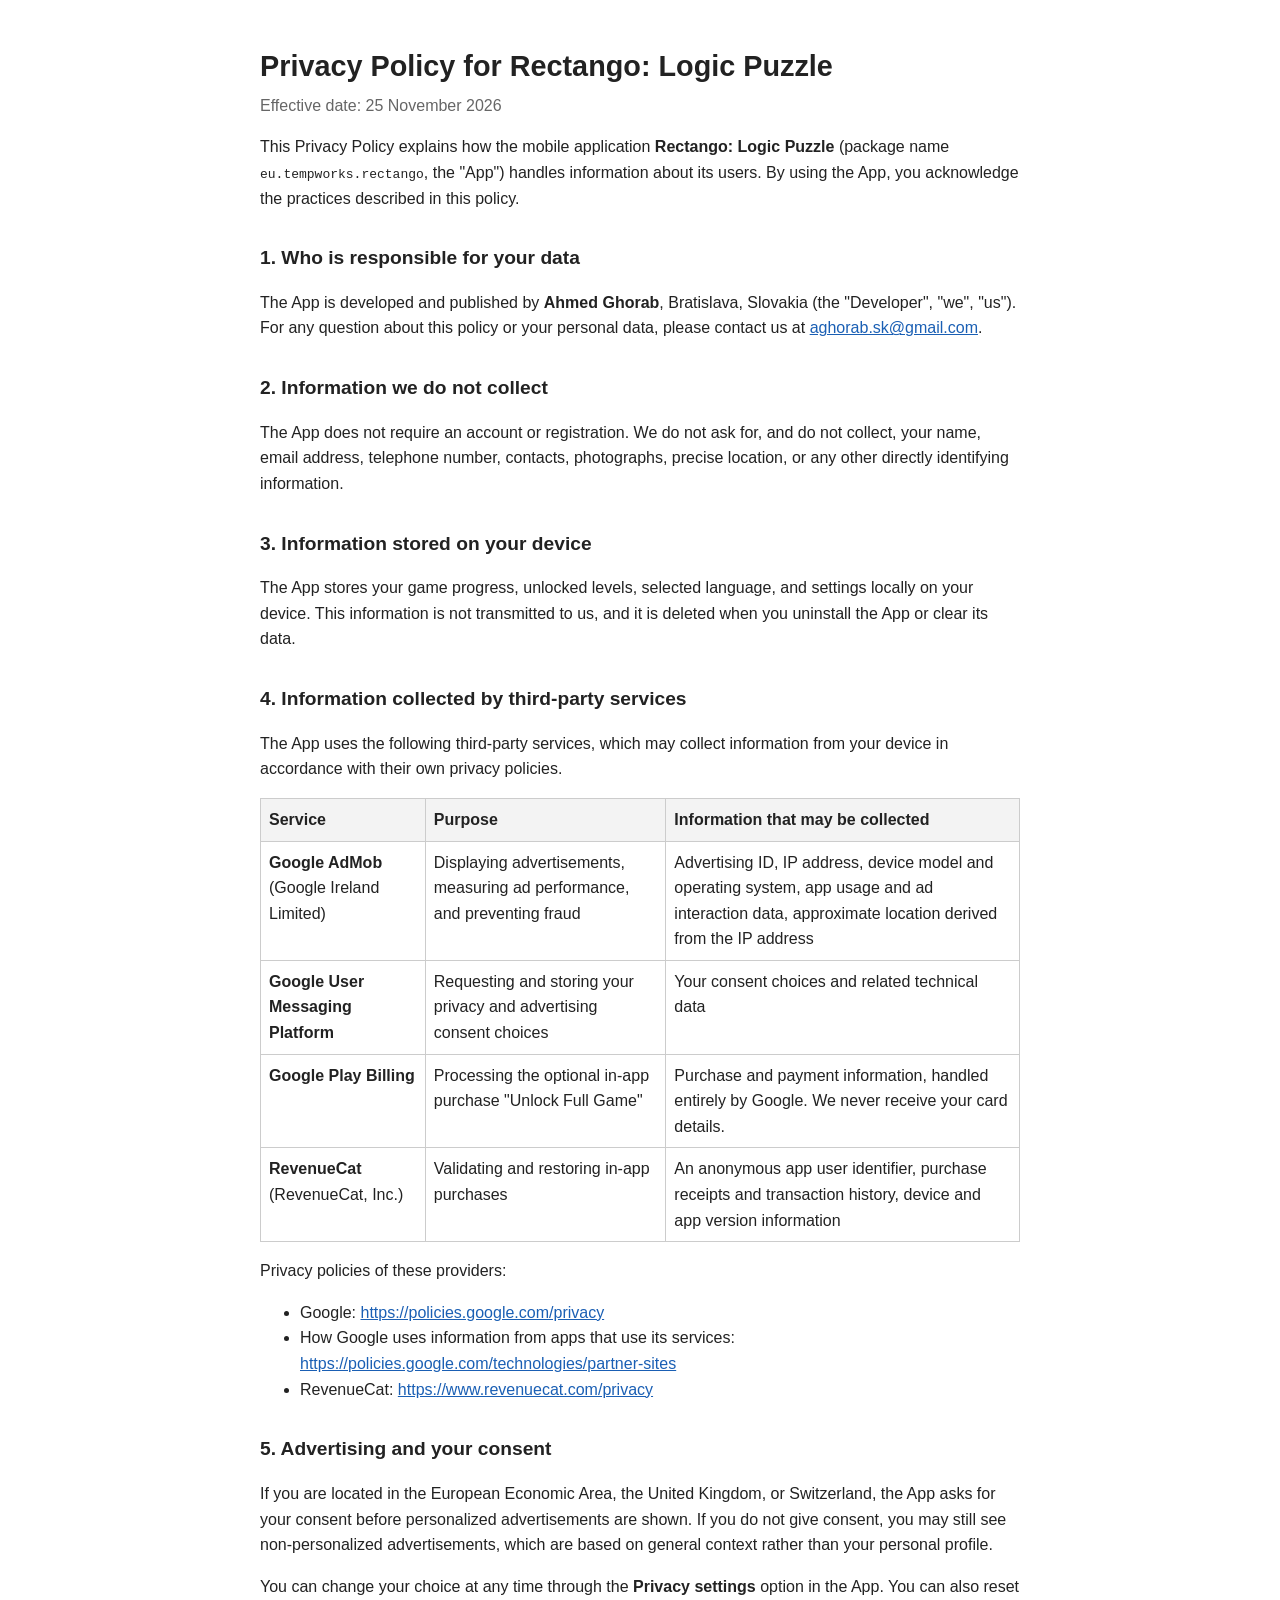
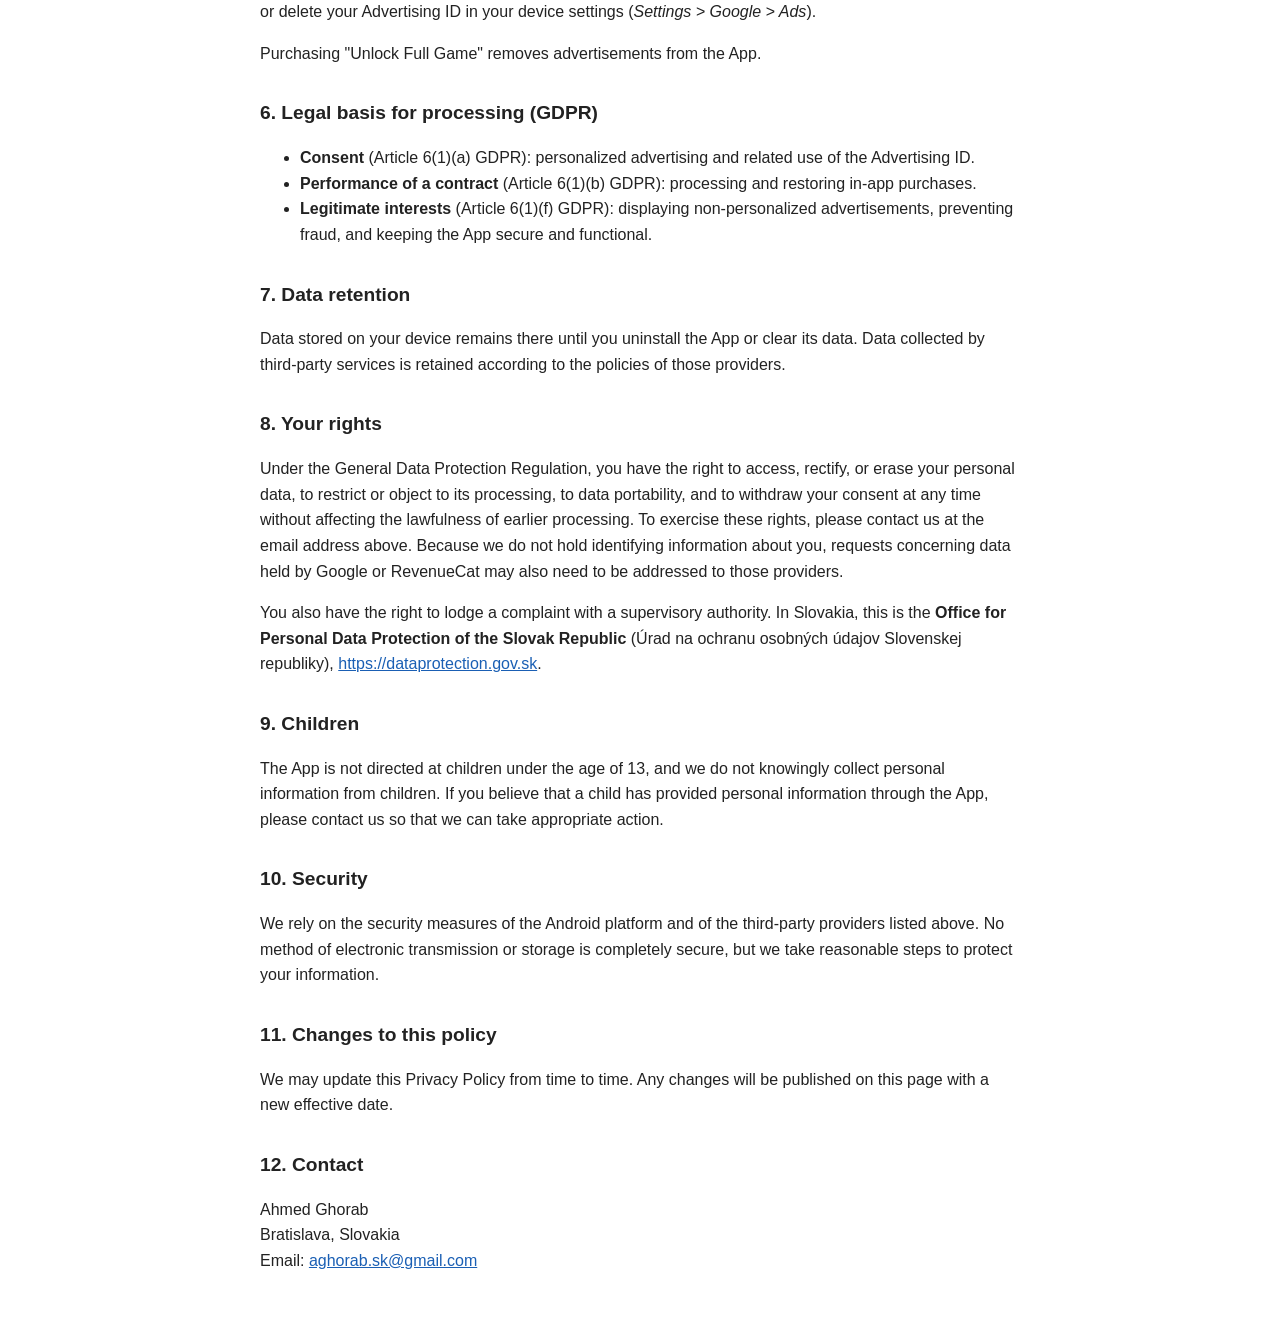
<file: rectango/privacy.html>
<!DOCTYPE html>
<html lang="en">
<head>
<meta charset="utf-8">
<meta name="viewport" content="width=device-width, initial-scale=1">
<title>Rectango Privacy Policy</title>
<style>
  body { font-family: -apple-system, "Segoe UI", Roboto, Arial, sans-serif; line-height: 1.6; color: #222; background: #fff; max-width: 760px; margin: 0 auto; padding: 24px 16px 48px; }
  h1 { font-size: 1.8rem; margin-bottom: 0.2rem; }
  h2 { font-size: 1.2rem; margin-top: 2rem; }
  .meta { color: #666; margin-top: 0; }
  a { color: #1a5fb4; }
  table { border-collapse: collapse; width: 100%; margin: 1rem 0; }
  th, td { border: 1px solid #ccc; padding: 8px; text-align: left; vertical-align: top; }
  th { background: #f3f3f3; }
</style>
</head>
<body>

<h1>Privacy Policy for Rectango: Logic Puzzle</h1>
<p class="meta">Effective date: 25 November 2026</p>

<p>This Privacy Policy explains how the mobile application <strong>Rectango: Logic Puzzle</strong> (package name <code>eu.tempworks.rectango</code>, the "App") handles information about its users. By using the App, you acknowledge the practices described in this policy.</p>

<h2>1. Who is responsible for your data</h2>
<p>The App is developed and published by <strong>Ahmed Ghorab</strong>, Bratislava, Slovakia (the "Developer", "we", "us"). For any question about this policy or your personal data, please contact us at <a href="mailto:aghorab.sk@gmail.com">aghorab.sk@gmail.com</a>.</p>

<h2>2. Information we do not collect</h2>
<p>The App does not require an account or registration. We do not ask for, and do not collect, your name, email address, telephone number, contacts, photographs, precise location, or any other directly identifying information.</p>

<h2>3. Information stored on your device</h2>
<p>The App stores your game progress, unlocked levels, selected language, and settings locally on your device. This information is not transmitted to us, and it is deleted when you uninstall the App or clear its data.</p>

<h2>4. Information collected by third-party services</h2>
<p>The App uses the following third-party services, which may collect information from your device in accordance with their own privacy policies.</p>

<table>
  <tr><th>Service</th><th>Purpose</th><th>Information that may be collected</th></tr>
  <tr>
    <td><strong>Google AdMob</strong> (Google Ireland Limited)</td>
    <td>Displaying advertisements, measuring ad performance, and preventing fraud</td>
    <td>Advertising ID, IP address, device model and operating system, app usage and ad interaction data, approximate location derived from the IP address</td>
  </tr>
  <tr>
    <td><strong>Google User Messaging Platform</strong></td>
    <td>Requesting and storing your privacy and advertising consent choices</td>
    <td>Your consent choices and related technical data</td>
  </tr>
  <tr>
    <td><strong>Google Play Billing</strong></td>
    <td>Processing the optional in-app purchase "Unlock Full Game"</td>
    <td>Purchase and payment information, handled entirely by Google. We never receive your card details.</td>
  </tr>
  <tr>
    <td><strong>RevenueCat</strong> (RevenueCat, Inc.)</td>
    <td>Validating and restoring in-app purchases</td>
    <td>An anonymous app user identifier, purchase receipts and transaction history, device and app version information</td>
  </tr>
</table>

<p>Privacy policies of these providers:</p>
<ul>
  <li>Google: <a href="https://policies.google.com/privacy">https://policies.google.com/privacy</a></li>
  <li>How Google uses information from apps that use its services: <a href="https://policies.google.com/technologies/partner-sites">https://policies.google.com/technologies/partner-sites</a></li>
  <li>RevenueCat: <a href="https://www.revenuecat.com/privacy">https://www.revenuecat.com/privacy</a></li>
</ul>

<h2>5. Advertising and your consent</h2>
<p>If you are located in the European Economic Area, the United Kingdom, or Switzerland, the App asks for your consent before personalized advertisements are shown. If you do not give consent, you may still see non-personalized advertisements, which are based on general context rather than your personal profile.</p>
<p>You can change your choice at any time through the <strong>Privacy settings</strong> option in the App. You can also reset or delete your Advertising ID in your device settings (<em>Settings &gt; Google &gt; Ads</em>).</p>
<p>Purchasing "Unlock Full Game" removes advertisements from the App.</p>

<h2>6. Legal basis for processing (GDPR)</h2>
<ul>
  <li><strong>Consent</strong> (Article 6(1)(a) GDPR): personalized advertising and related use of the Advertising ID.</li>
  <li><strong>Performance of a contract</strong> (Article 6(1)(b) GDPR): processing and restoring in-app purchases.</li>
  <li><strong>Legitimate interests</strong> (Article 6(1)(f) GDPR): displaying non-personalized advertisements, preventing fraud, and keeping the App secure and functional.</li>
</ul>

<h2>7. Data retention</h2>
<p>Data stored on your device remains there until you uninstall the App or clear its data. Data collected by third-party services is retained according to the policies of those providers.</p>

<h2>8. Your rights</h2>
<p>Under the General Data Protection Regulation, you have the right to access, rectify, or erase your personal data, to restrict or object to its processing, to data portability, and to withdraw your consent at any time without affecting the lawfulness of earlier processing. To exercise these rights, please contact us at the email address above. Because we do not hold identifying information about you, requests concerning data held by Google or RevenueCat may also need to be addressed to those providers.</p>
<p>You also have the right to lodge a complaint with a supervisory authority. In Slovakia, this is the <strong>Office for Personal Data Protection of the Slovak Republic</strong> (Úrad na ochranu osobných údajov Slovenskej republiky), <a href="https://dataprotection.gov.sk">https://dataprotection.gov.sk</a>.</p>

<h2>9. Children</h2>
<p>The App is not directed at children under the age of 13, and we do not knowingly collect personal information from children. If you believe that a child has provided personal information through the App, please contact us so that we can take appropriate action.</p>

<h2>10. Security</h2>
<p>We rely on the security measures of the Android platform and of the third-party providers listed above. No method of electronic transmission or storage is completely secure, but we take reasonable steps to protect your information.</p>

<h2>11. Changes to this policy</h2>
<p>We may update this Privacy Policy from time to time. Any changes will be published on this page with a new effective date.</p>

<h2>12. Contact</h2>
<p>Ahmed Ghorab<br>Bratislava, Slovakia<br>Email: <a href="mailto:aghorab.sk@gmail.com">aghorab.sk@gmail.com</a></p>

</body>
</html>
</file>
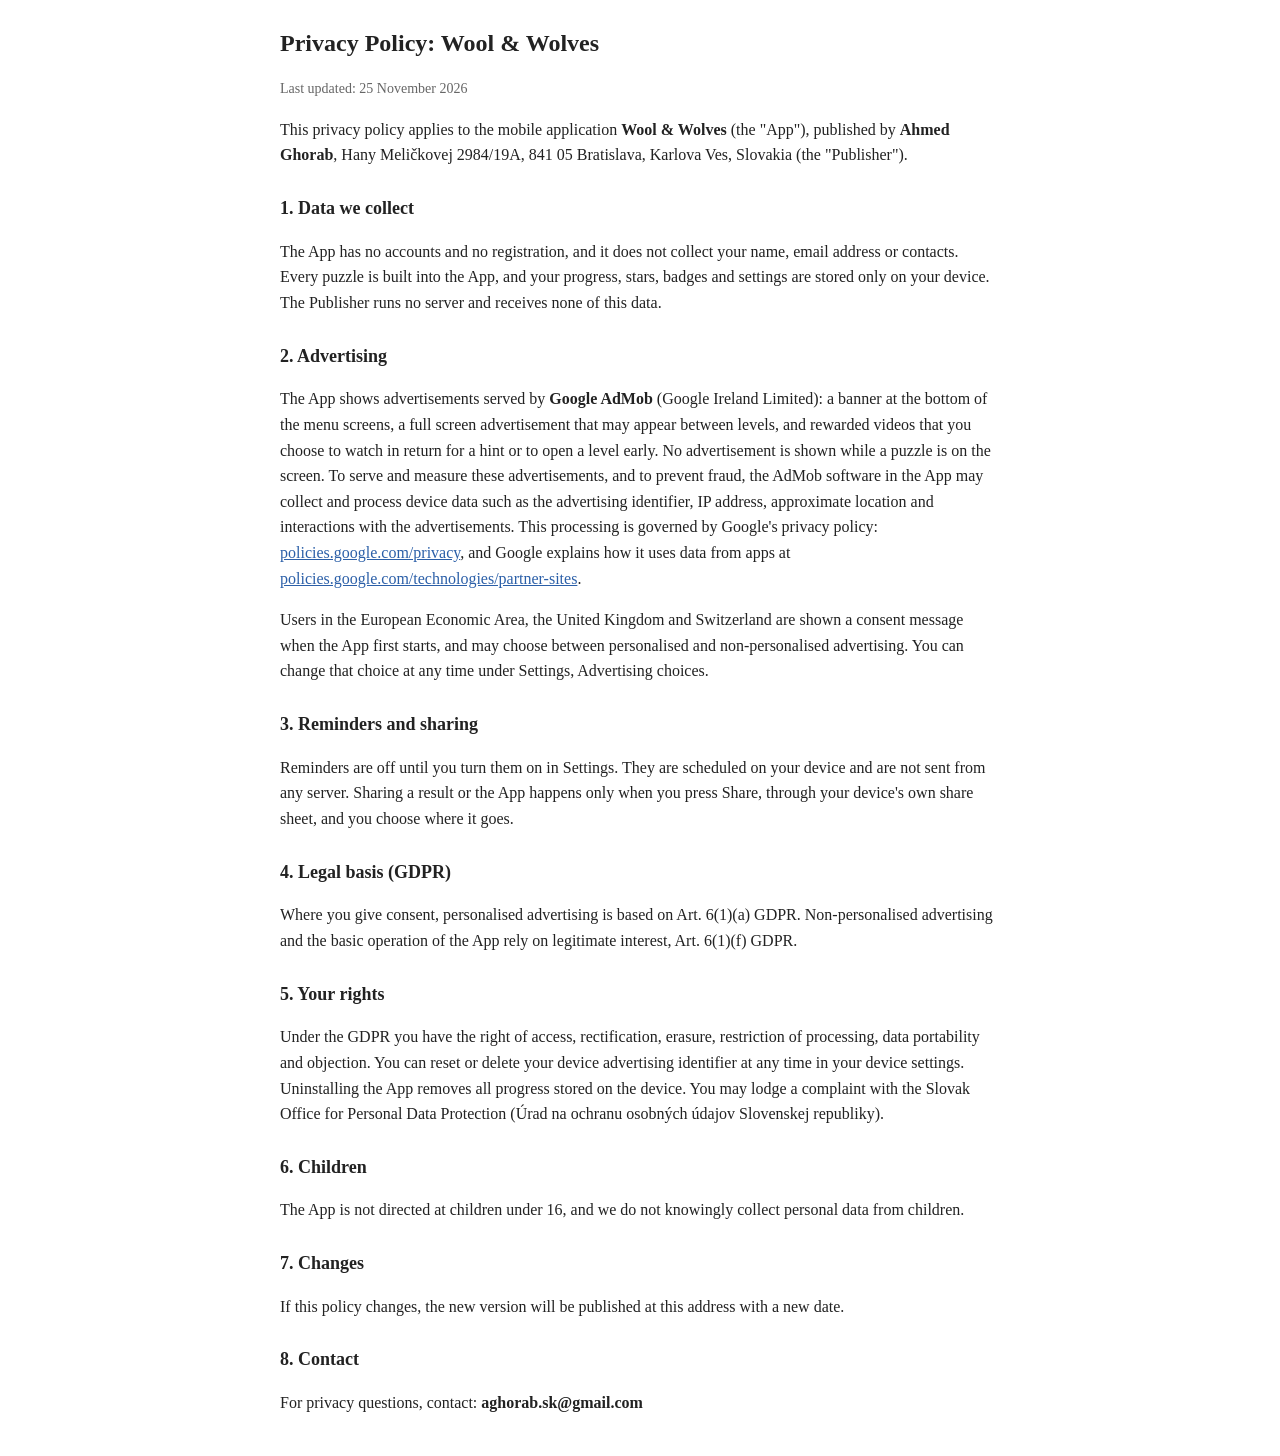
<file: woolandwolves/privacy-policy.html>
<!DOCTYPE html>
<html lang="en">
<head>
<meta charset="UTF-8">
<meta name="viewport" content="width=device-width, initial-scale=1.0">
<title>Wool &amp; Wolves, Privacy Policy</title>
<style>
  body{font-family:Georgia,serif;max-width:720px;margin:0 auto;padding:24px 18px;color:#222;line-height:1.6;background:#fff}
  h1{font-size:24px;margin-top:0} h2{font-size:18px;margin-top:26px}
  .meta{color:#666;font-size:14px}
  a{color:#2b5fa8}
</style>
</head>
<body>
<h1>Privacy Policy: Wool &amp; Wolves</h1>
<p class="meta">Last updated: 25 November 2026</p>

<p>This privacy policy applies to the mobile application <b>Wool &amp; Wolves</b> (the "App"), published
by <b>Ahmed Ghorab</b>, Hany Meličkovej 2984/19A, 841 05 Bratislava, Karlova Ves, Slovakia
(the "Publisher").</p>

<h2>1. Data we collect</h2>
<p>The App has no accounts and no registration, and it does not collect your name, email address
or contacts. Every puzzle is built into the App, and your progress, stars, badges and settings are
stored only on your device. The Publisher runs no server and receives none of this data.</p>

<h2>2. Advertising</h2>
<p>The App shows advertisements served by <b>Google AdMob</b> (Google Ireland Limited): a banner at
the bottom of the menu screens, a full screen advertisement that may appear between levels, and
rewarded videos that you choose to watch in return for a hint or to open a level early. No
advertisement is shown while a puzzle is on the screen. To serve and measure these advertisements,
and to prevent fraud, the AdMob software in the App may collect and process device data such as
the advertising identifier, IP address, approximate location and interactions with the
advertisements. This processing is governed by Google's privacy policy:
<a href="https://policies.google.com/privacy" target="_top">policies.google.com/privacy</a>, and
Google explains how it uses data from apps at
<a href="https://policies.google.com/technologies/partner-sites" target="_top">policies.google.com/technologies/partner-sites</a>.</p>
<p>Users in the European Economic Area, the United Kingdom and Switzerland are shown a consent
message when the App first starts, and may choose between personalised and non-personalised
advertising. You can change that choice at any time under Settings, Advertising choices.</p>

<h2>3. Reminders and sharing</h2>
<p>Reminders are off until you turn them on in Settings. They are scheduled on your device and are
not sent from any server. Sharing a result or the App happens only when you press Share, through
your device's own share sheet, and you choose where it goes.</p>

<h2>4. Legal basis (GDPR)</h2>
<p>Where you give consent, personalised advertising is based on Art. 6(1)(a) GDPR. Non-personalised
advertising and the basic operation of the App rely on legitimate interest, Art. 6(1)(f) GDPR.</p>

<h2>5. Your rights</h2>
<p>Under the GDPR you have the right of access, rectification, erasure, restriction of processing,
data portability and objection. You can reset or delete your device advertising identifier at any
time in your device settings. Uninstalling the App removes all progress stored on the device. You
may lodge a complaint with the Slovak Office for Personal Data Protection (Úrad na ochranu osobných
údajov Slovenskej republiky).</p>

<h2>6. Children</h2>
<p>The App is not directed at children under 16, and we do not knowingly collect personal data
from children.</p>

<h2>7. Changes</h2>
<p>If this policy changes, the new version will be published at this address with a new date.</p>

<h2>8. Contact</h2>
<p>For privacy questions, contact: <b>aghorab.sk@gmail.com</b></p>
</body>
</html>
</file>
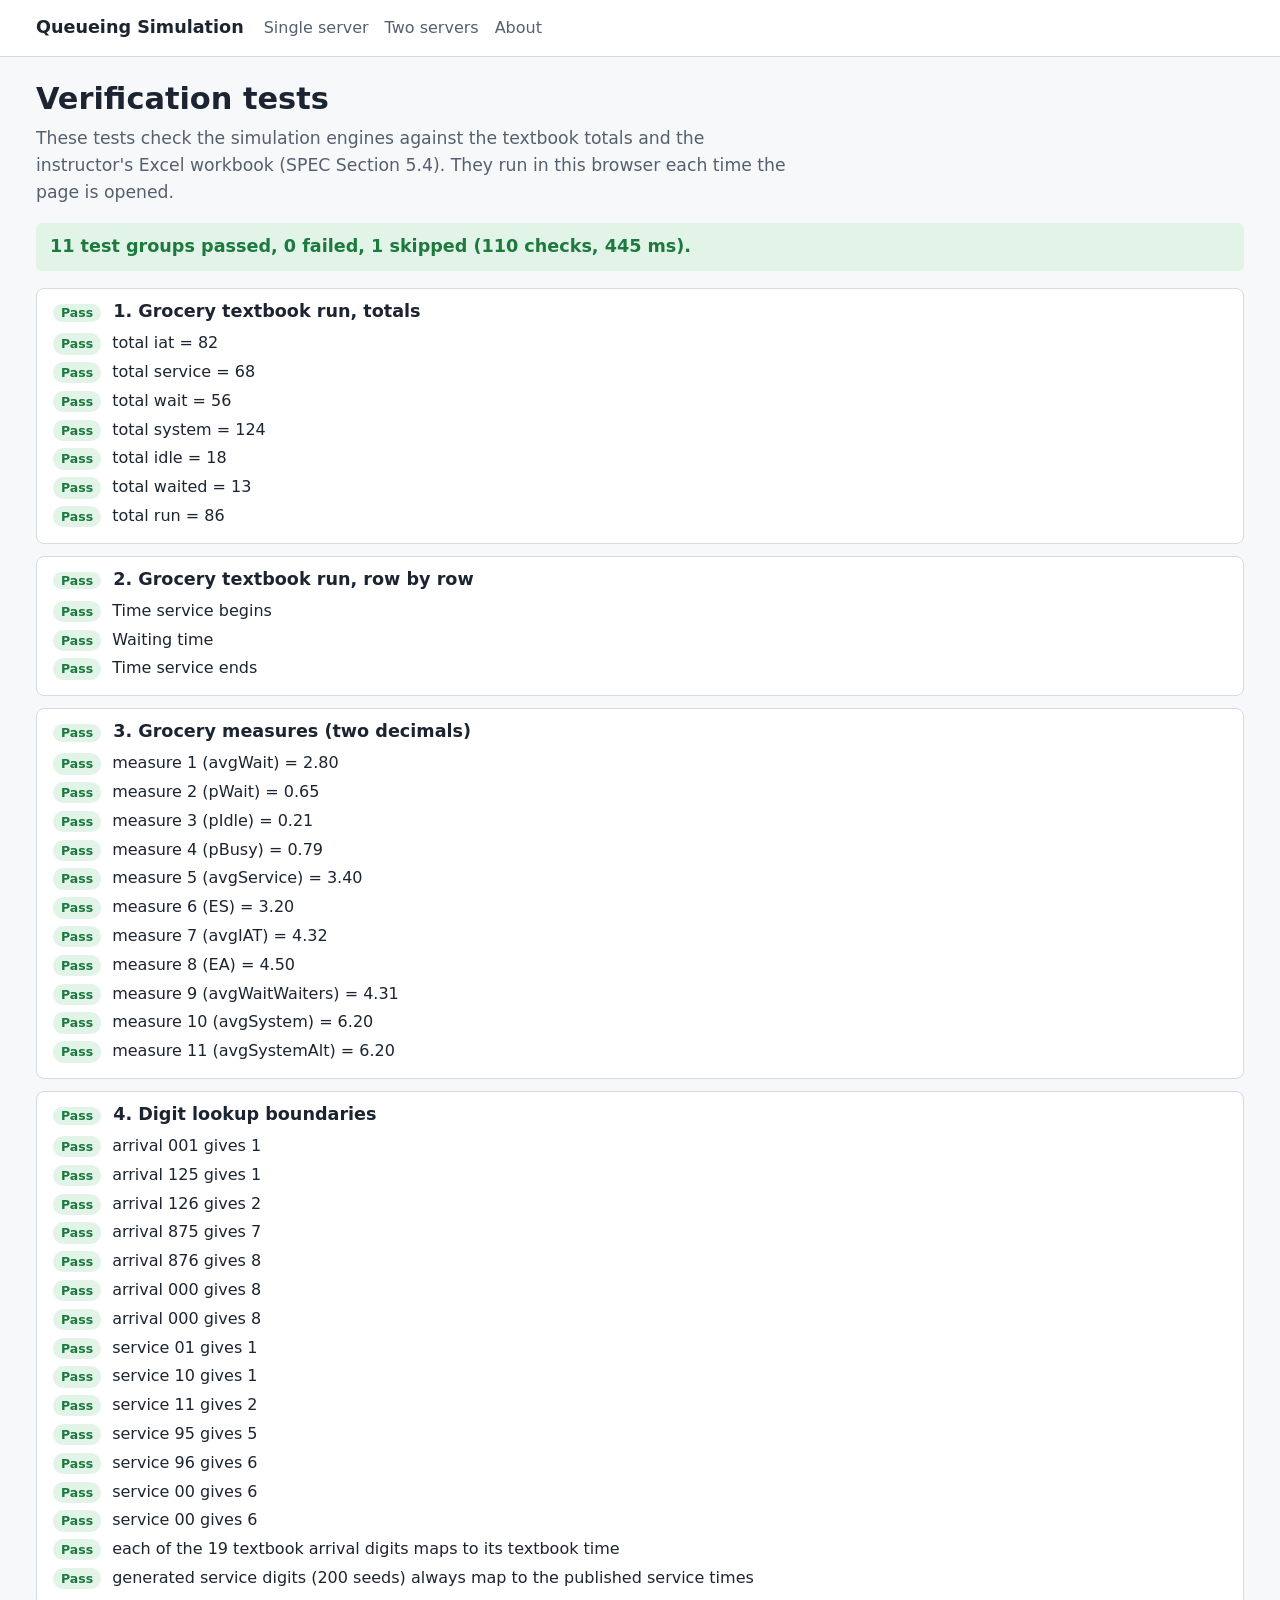
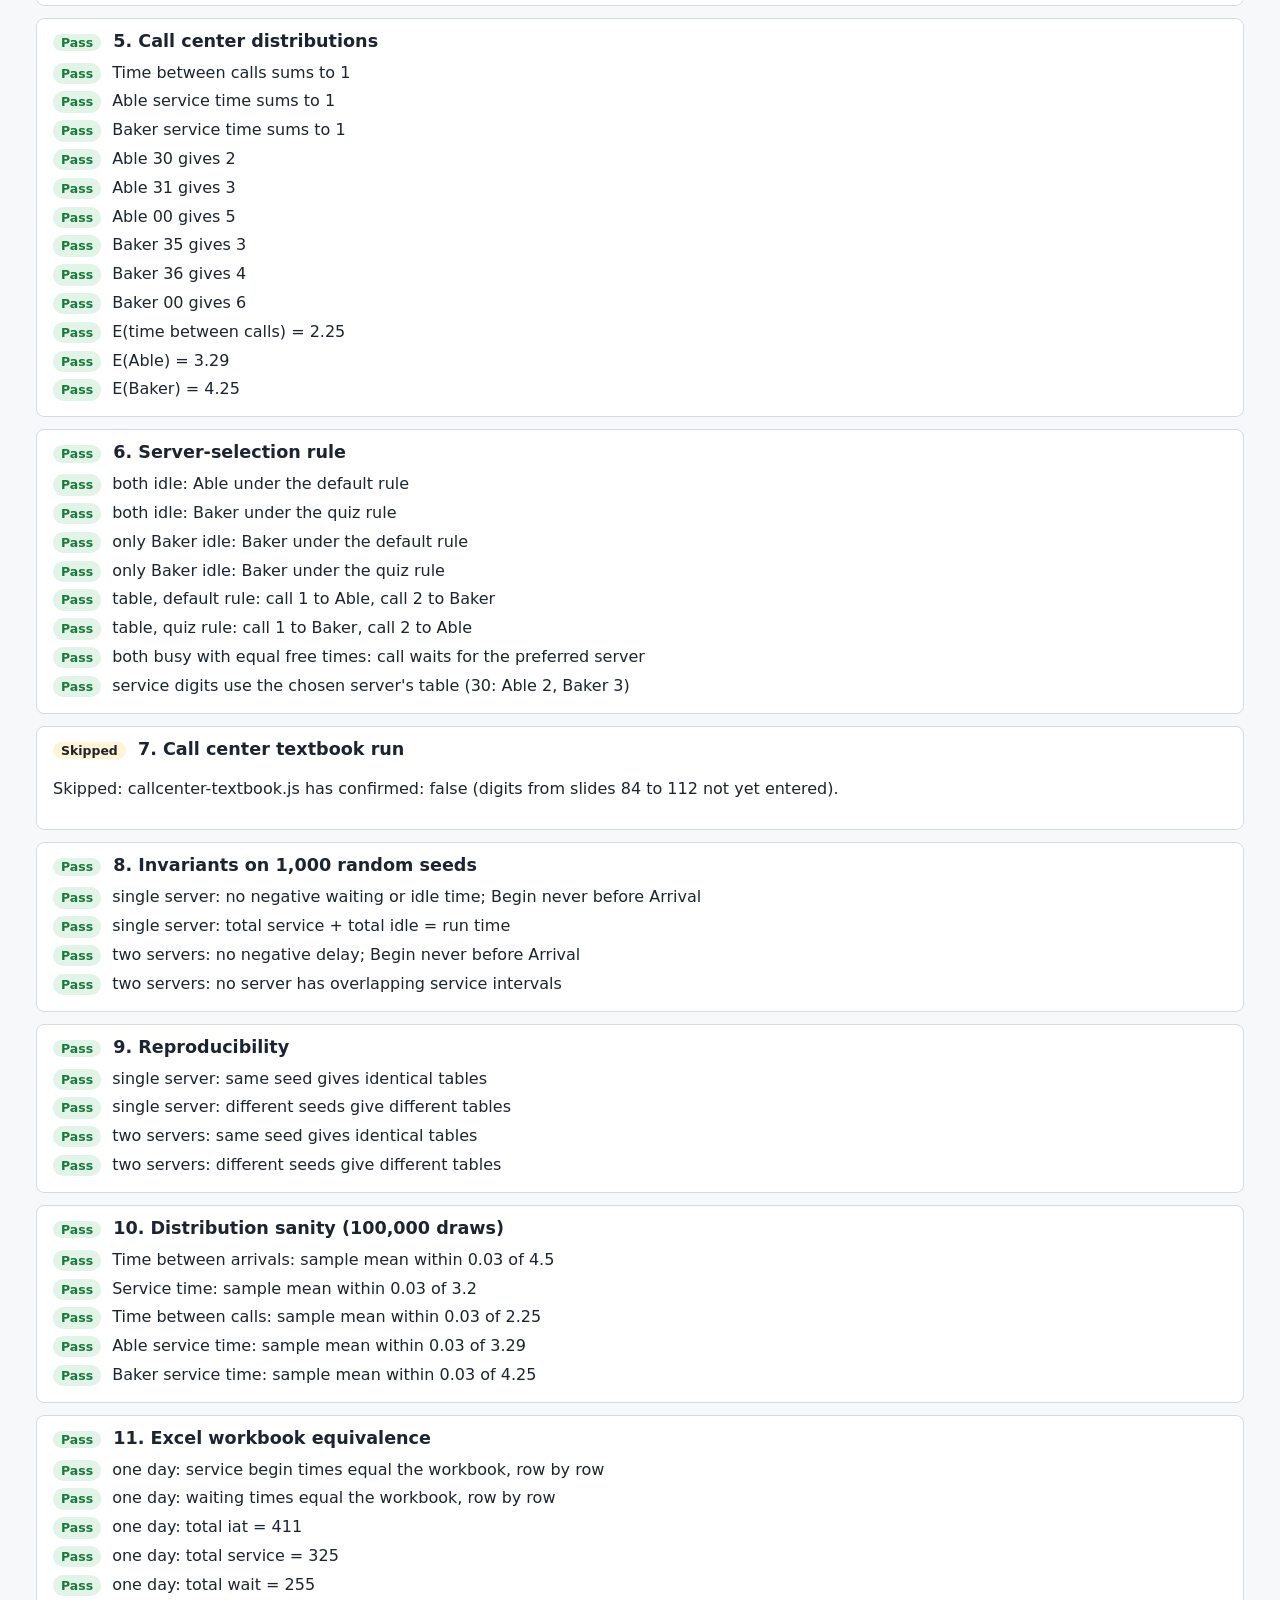
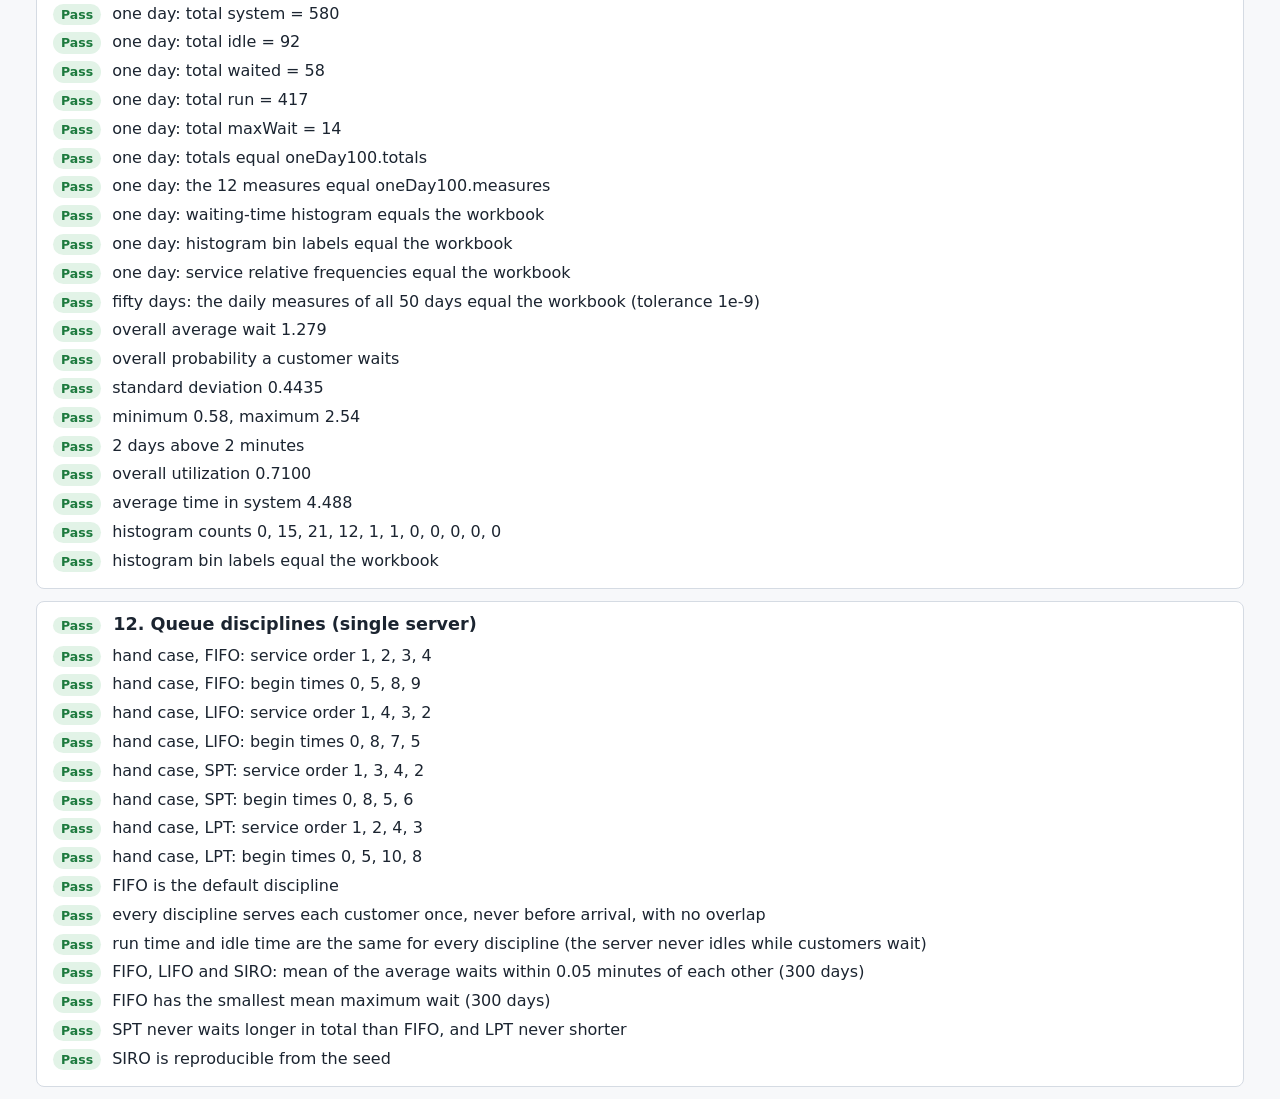
<file: QueueSimulation/tests/tests.html>
<!DOCTYPE html>
<html lang="en">
<head>
  <meta charset="utf-8">
  <meta name="viewport" content="width=device-width, initial-scale=1">
  <title>Engine Tests | Queueing Simulation</title>
  <link rel="stylesheet" href="../css/style.css?v=4">
</head>
<body>
  <a class="skip-link" href="#main">Skip to the test results</a>
  <header class="site-header">
    <div class="wrap header-row">
      <a class="brand" href="../index.html">Queueing Simulation</a>
      <nav aria-label="Main">
        <a href="../single-server.html">Single server</a>
        <a href="../multi-server.html">Two servers</a>
        <a href="../about.html">About</a>
      </nav>
    </div>
  </header>
  <main id="main" class="wrap">
    <h1>Verification tests</h1>
    <p class="lead">These tests check the simulation engines against the textbook totals and the instructor's Excel workbook (SPEC Section 5.4). They run in this browser each time the page is opened.</p>
    <p id="summary" class="test-summary" role="status">Running the tests&hellip;</p>
    <div id="results"></div>
  </main>
  <script type="module">
    import { runAllTests } from './engine.test.js?v=4';

    const summary = document.getElementById('summary');
    const out = document.getElementById('results');

    async function loadJson(path) {
      const res = await fetch(path);
      if (!res.ok) throw new Error(`${path}: HTTP ${res.status}`);
      return res.json();
    }

    function esc(s) {
      return String(s).replace(/[&<>"]/g, (c) => ({ '&': '&amp;', '<': '&lt;', '>': '&gt;', '"': '&quot;' }[c]));
    }

    try {
      const [fixture, rows] = await Promise.all([
        loadJson('./fixtures/grocery-workbook-fixture.json'),
        loadJson('./fixtures/grocery-workbook-100-rows.json')
      ]);
      const t0 = performance.now();
      const groups = runAllTests(fixture, rows);
      const ms = Math.round(performance.now() - t0);
      let passedGroups = 0, failedGroups = 0, skippedGroups = 0, checks = 0;
      out.innerHTML = groups.map((g) => {
        if (g.skipped) {
          skippedGroups++;
          return `<section class="test-group skipped"><h2><span class="badge badge-skip">Skipped</span> ${g.id}. ${esc(g.title)}</h2><p>${esc(g.skipped)}</p></section>`;
        }
        const failed = g.checks.filter((c) => !c.pass).length;
        checks += g.checks.length;
        failed ? failedGroups++ : passedGroups++;
        const items = g.checks.map((c) => `<li class="${c.pass ? 'ok' : 'bad'}"><span class="badge ${c.pass ? 'badge-ok' : 'badge-bad'}">${c.pass ? 'Pass' : 'Fail'}</span> ${esc(c.name)}${c.pass || !c.detail ? '' : ` <span class="muted">(${esc(c.detail)})</span>`}</li>`).join('');
        return `<section class="test-group ${failed ? 'failed' : 'passed'}"><h2><span class="badge ${failed ? 'badge-bad' : 'badge-ok'}">${failed ? 'Fail' : 'Pass'}</span> ${g.id}. ${esc(g.title)}</h2><ul>${items}</ul></section>`;
      }).join('');
      summary.textContent = `${passedGroups} test groups passed, ${failedGroups} failed, ${skippedGroups} skipped (${checks} checks, ${ms} ms).`;
      summary.classList.add(failedGroups ? 'bad' : 'ok');
      document.title = `${failedGroups ? 'FAIL' : 'PASS'} | Engine Tests`;
    } catch (err) {
      summary.textContent = `The tests could not run: ${err.message}. Open this page through a web server (see README.md), not as a local file.`;
      summary.classList.add('bad');
    }
  </script>
</body>
</html>
</file>
<file: assets/css/style.css>
:root {
  --bg: #fbfaf8;
  --surface: #ffffff;
  --text: #1c1b1a;
  --muted: #6b6760;
  --line: #e7e4df;
  --accent: #e8590c;
  --accent-soft: #fff1e8;
  --shadow: 0 1px 2px rgba(0,0,0,.04), 0 4px 16px rgba(0,0,0,.04);
}
@media (prefers-color-scheme: dark) {
  :root {
    --bg: #121110;
    --surface: #1b1a18;
    --text: #eceae6;
    --muted: #9a958d;
    --line: #2c2a27;
    --accent: #ff8a4c;
    --accent-soft: #2a1d15;
    --shadow: none;
  }
}
* { box-sizing: border-box; }
html { scroll-behavior: smooth; }
body {
  margin: 0;
  background: var(--bg);
  color: var(--text);
  font: 16px/1.65 Inter, system-ui, -apple-system, "Segoe UI", Roboto, sans-serif;
  -webkit-font-smoothing: antialiased;
}
a { color: inherit; }
.wrap { max-width: 880px; margin: 0 auto; padding: 0 20px; }
.mono { font-family: "JetBrains Mono", ui-monospace, monospace; }

header.nav {
  position: sticky; top: 0; z-index: 10;
  background: color-mix(in srgb, var(--bg) 85%, transparent);
  backdrop-filter: blur(10px);
  border-bottom: 1px solid var(--line);
}
header.nav .wrap { display: flex; align-items: center; justify-content: space-between; height: 58px; }
.logo { font-weight: 700; text-decoration: none; letter-spacing: -.01em; }
.logo span { color: var(--accent); }
nav a { text-decoration: none; color: var(--muted); font-size: 14px; margin-left: 22px; }
nav a:hover { color: var(--text); }

.hero { padding: 88px 0 64px; display: grid; grid-template-columns: 1fr auto; gap: 40px; align-items: center; }
.eyebrow { color: var(--accent); font-size: 13px; letter-spacing: .04em; margin: 0 0 14px; }
h1 { font-size: clamp(34px, 6vw, 52px); line-height: 1.08; letter-spacing: -.03em; margin: 0 0 18px; }
.lede { font-size: 18px; color: var(--muted); max-width: 560px; margin: 0 0 28px; }
.avatar { width: 150px; height: 150px; border-radius: 28px; border: 1px solid var(--line); box-shadow: var(--shadow); object-fit: cover; }
.cta { display: flex; flex-wrap: wrap; gap: 12px; }
.btn {
  display: inline-flex; align-items: center; gap: 8px;
  padding: 10px 18px; border-radius: 10px; font-weight: 500; font-size: 15px;
  text-decoration: none; border: 1px solid var(--line); background: var(--surface);
  transition: transform .15s, border-color .15s;
}
.btn:hover { transform: translateY(-1px); border-color: var(--muted); }
.btn.primary { background: var(--accent); border-color: var(--accent); color: #fff; }
.btn svg { width: 17px; height: 17px; }

section { padding: 48px 0; border-top: 1px solid var(--line); }
h2 { font-size: 13px; text-transform: uppercase; letter-spacing: .1em; color: var(--muted); font-weight: 600; margin: 0 0 28px; }

.apps { display: grid; grid-template-columns: repeat(auto-fit, minmax(260px, 1fr)); gap: 18px; }
.app {
  background: var(--surface); border: 1px solid var(--line); border-radius: 16px;
  padding: 24px; box-shadow: var(--shadow);
}
.app-icon {
  width: 52px; height: 52px; border-radius: 13px; margin-bottom: 16px;
  display: grid; place-items: center; color: #fff; font-size: 24px; font-weight: 700;
}
.app h3 { margin: 0 0 6px; font-size: 19px; letter-spacing: -.01em; }
.app p { margin: 0 0 16px; color: var(--muted); font-size: 15px; }
.app .links { display: flex; flex-wrap: wrap; align-items: center; gap: 12px 16px; font-size: 14px; }
.app .links a.store, .app .links .store {
  display: inline-flex; align-items: center; gap: 7px;
  padding: 7px 13px; border-radius: 9px;
  background: var(--text); color: var(--bg); text-decoration: none;
}
.app .links a.store:hover { text-decoration: none; opacity: .88; }
.app .links .store svg { width: 15px; height: 15px; }
.app .links .store.soon { background: transparent; color: var(--muted); border: 1px dashed var(--line); }
.app .links a { color: var(--accent); text-decoration: none; font-weight: 500; }
.app .links a:hover { text-decoration: underline; }

.projects { display: grid; gap: 0; }
.project {
  display: grid; grid-template-columns: 1fr auto; gap: 4px 20px;
  padding: 18px 0; border-bottom: 1px solid var(--line); text-decoration: none;
}
.project:last-child { border-bottom: 0; }
.project:hover .p-name { color: var(--accent); }
.p-name { font-weight: 600; transition: color .15s; }
.p-desc { grid-column: 1; color: var(--muted); font-size: 15px; }
.p-meta { grid-row: 1 / span 2; grid-column: 2; align-self: center; font-size: 12px; color: var(--muted); white-space: nowrap; }
.tag { display: inline-block; padding: 2px 8px; border-radius: 6px; background: var(--accent-soft); color: var(--accent); }

.skills { display: flex; flex-wrap: wrap; gap: 10px; }
.skills span {
  padding: 7px 14px; border: 1px solid var(--line); border-radius: 999px;
  font-size: 14px; background: var(--surface);
}

.contact p { color: var(--muted); max-width: 520px; margin: 0 0 22px; }

footer { padding: 32px 0 48px; border-top: 1px solid var(--line); color: var(--muted); font-size: 13px; }
footer .wrap { display: flex; justify-content: space-between; flex-wrap: wrap; gap: 8px; }

@media (max-width: 640px) {
  .hero { grid-template-columns: 1fr; padding: 56px 0 44px; gap: 28px; }
  .avatar { width: 96px; height: 96px; border-radius: 22px; order: -1; }
  nav a { margin-left: 14px; }
  .project { grid-template-columns: 1fr; }
  .p-meta { grid-row: auto; grid-column: 1; }
}

/* App icons that are images rather than a glyph on a gradient */
img.app-icon { display: block; object-fit: cover; }
.new {
  font-size: 11px; font-weight: 600; letter-spacing: .04em; text-transform: uppercase; vertical-align: 3px;
  padding: 2px 7px; border-radius: 6px; background: var(--accent-soft); color: var(--accent);
}

/* Become a tester */
.testers { display: grid; grid-template-columns: 1fr 1.25fr; gap: 40px; align-items: start; }
.testers-intro h3 { font-size: 24px; line-height: 1.25; letter-spacing: -.02em; margin: 0 0 12px; }
.testers-intro p { color: var(--muted); margin: 0 0 16px; }
.testers-intro ul { margin: 0; padding-left: 18px; color: var(--muted); font-size: 15px; }
.testers-intro li { margin-bottom: 6px; }

.tform {
  background: var(--surface); border: 1px solid var(--line); border-radius: 16px;
  padding: 24px; box-shadow: var(--shadow); display: grid; gap: 16px;
}
.tform .row2 { display: grid; grid-template-columns: 1fr 1fr; gap: 16px; }
.tform label { display: grid; gap: 6px; font-size: 14px; font-weight: 500; }
.tform input:not([type=checkbox]):not([type=radio]), .tform select, .tform textarea {
  font: inherit; font-weight: 400; font-size: 15px; color: var(--text); background: var(--bg);
  border: 1px solid var(--line); border-radius: 9px; padding: 10px 12px; width: 100%;
}
.tform textarea { resize: vertical; }
.tform input:focus, .tform select:focus, .tform textarea:focus { outline: 2px solid var(--accent); outline-offset: 1px; border-color: transparent; }
.tform small, .tform .opt { color: var(--muted); font-weight: 400; font-size: 13px; }
.tform fieldset { border: 0; padding: 0; margin: 0; display: flex; flex-wrap: wrap; gap: 8px 18px; }
.tform legend { font-size: 14px; font-weight: 500; margin-bottom: 8px; padding: 0; width: 100%; }
.tform label.check { display: flex; gap: 8px; align-items: flex-start; font-weight: 400; font-size: 15px; cursor: pointer; }
.tform label.check input { margin-top: 4px; accent-color: var(--accent); }
.tform .consent { font-size: 13px; color: var(--muted); }
.tform .consent a { color: var(--accent); }
.tform .bad input, .tform .bad select, .tform input.bad { border-color: #d6336c; }
.tform fieldset.bad legend, .tform label.bad { color: #d6336c; }
.tform .hp { position: absolute; left: -9999px; width: 1px; height: 1px; overflow: hidden; }
.tform .ts:empty { display: none; }
.tform button { justify-self: start; border: 0; cursor: pointer; font: inherit; font-weight: 500; }
.tform button:disabled { opacity: .5; cursor: default; transform: none; }
.tform-msg { margin: 0; font-size: 14px; color: var(--muted); }
.tform-msg:empty { display: none; }
.tform-msg.error { color: #d6336c; }
.tform-msg.info { padding: 10px 12px; border-radius: 9px; background: var(--accent-soft); color: var(--text); }
.tform-done h3 { margin: 0 0 6px; font-size: 22px; }
.tform-done p { margin: 0; color: var(--muted); }

@media (max-width: 760px) {
  .testers { grid-template-columns: 1fr; gap: 24px; }
  .tform { padding: 18px; }
  .tform .row2 { grid-template-columns: 1fr; }
}

/* Game pages: a store video beside the store text, and a swipeable strip of phone screenshots */
.gm-about { display: grid; grid-template-columns: 300px 1fr; gap: 40px; align-items: start; }
.gm-video-v { display: block; width: 100%; height: auto; aspect-ratio: 9 / 16; border-radius: 22px; background: #000; box-shadow: var(--shadow); }
.gm-video { display: block; width: 100%; height: auto; aspect-ratio: 16 / 9; border-radius: 18px; background: #000; box-shadow: var(--shadow); }
.gm-text h3 { font-size: 17px; margin: 0 0 6px; }
.gm-text h3:not(:first-child) { margin-top: 22px; }
.gm-text p, .gm-text li { color: var(--muted); font-size: 15px; margin: 0; }
.gm-text ul { margin: 0; padding-left: 18px; display: grid; gap: 6px; }
.gm-shots {
  display: grid; grid-auto-flow: column; grid-auto-columns: 220px; gap: 16px;
  overflow-x: auto; scroll-snap-type: x mandatory; padding: 4px 2px 16px;
}
.gm-shots img {
  display: block; width: 100%; height: auto; scroll-snap-align: start;
  border-radius: 18px; border: 1px solid var(--line); box-shadow: var(--shadow);
}
@media (max-width: 640px) {
  .gm-about { grid-template-columns: 1fr; gap: 24px; }
  .gm-video-v { max-width: 300px; margin: 0 auto; }
  .gm-shots { grid-auto-columns: 62%; margin: 0 -20px; padding: 4px 20px 16px; scroll-padding: 0 20px; }
}
</file>
<file: assets/css/arrowescape.css>
/* Arrow Escape landing page. Builds on style.css, with the game's own colours. */
body.ae {
  --bg: #f3f1ea;
  --accent: #2b5fa8;
  --accent-soft: #e6eef9;
}
@media (prefers-color-scheme: dark) {
  body.ae {
    --bg: #121110;
    --accent: #6b9ce0;
    --accent-soft: #1a2433;
  }
}
.ae footer a { text-decoration: none; }

.ae-hero { padding: 72px 0 40px; text-align: center; }
.ae-mark { width: 120px; height: 120px; margin-bottom: 10px; }
.ae-hero .lede { margin-left: auto; margin-right: auto; }
.ae-hero .cta { justify-content: center; }
.btn svg { width: 16px; height: 16px; }
.btn.soon { color: var(--muted); border-style: dashed; background: transparent; cursor: default; }
.btn.soon:hover { transform: none; border-color: var(--line); }
.ae-note { color: var(--muted); font-size: 14px; margin: 16px 0 0; }


.ae-rules { display: grid; grid-template-columns: repeat(2, 1fr); gap: 16px; }
.ae-rules div {
  background: var(--surface); border: 1px solid var(--line); border-radius: 14px;
  padding: 18px 20px; color: var(--muted); font-size: 15px;
}
.ae-rules b { display: block; color: var(--text); margin-bottom: 4px; }

.ae-worlds {
  list-style: none; counter-reset: w; padding: 0; margin: 0;
  display: grid; grid-template-columns: repeat(2, 1fr); gap: 0 40px;
}
.ae-worlds li {
  counter-increment: w; display: flex; align-items: baseline; gap: 12px;
  padding: 11px 0; border-bottom: 1px solid var(--line); color: var(--muted); font-size: 14px;
}
.ae-worlds li::before {
  content: counter(w, decimal-leading-zero);
  font-family: "JetBrains Mono", ui-monospace, monospace; color: var(--accent); font-size: 13px;
}
.ae-worlds li span { color: var(--text); font-weight: 600; font-size: 15px; margin-right: auto; }
.ae-more { color: var(--muted); margin: 24px 0 0; }

@media (max-width: 640px) {
  .ae-hero { padding: 48px 0 28px; }
  .ae-rules, .ae-worlds { grid-template-columns: 1fr; }
}
</file>
<file: QueueSimulation/css/style.css>
/* Queueing Simulation: shared styles (light and dark theme, presentation mode, print). */

:root {
  --bg: #f7f8fa;
  --surface: #ffffff;
  --surface-2: #eef1f5;
  --text: #1b2430;
  --muted: #55606e;
  --border: #d5dbe3;
  --accent: #1f5fa8;
  --accent-text: #ffffff;
  --accent-soft: #e3edf9;
  --ok: #1d7a3e;
  --ok-soft: #e2f3e7;
  --bad: #b3261e;
  --bad-soft: #fbe6e4;
  --warn-soft: #fff4d6;
  --busy: #c2410c;
  --busy-soft: #fde7da;
  --idle: #1d7a3e;
  --idle-soft: #e2f3e7;
  --changed: #fff1b8;
  --current: #e8f0fb;
  --cust: #1f5fa8;
  --cust-text: #ffffff;
  --chart-1: #1f5fa8;
  --chart-2: #d97706;
  --chart-3: #7c3aed;
  --chart-4: #0f766e;
  --chart-5: #be185d;
  --focus: #e0a800;
  --radius: 8px;
  --font: system-ui, -apple-system, "Segoe UI", Roboto, "Helvetica Neue", Arial, sans-serif;
  --mono: ui-monospace, "SFMono-Regular", Consolas, "Liberation Mono", monospace;
  --anim-ms: 600ms;
  color-scheme: light;
}

@media (prefers-color-scheme: dark) {
  :root:not([data-theme="light"]) {
    --bg: #12161c;
    --surface: #1a2029;
    --surface-2: #232b36;
    --text: #e6eaf0;
    --muted: #a3adba;
    --border: #364150;
    --accent: #7fb2f0;
    --accent-text: #0d1520;
    --accent-soft: #1e2f45;
    --ok: #6fcf8e;
    --ok-soft: #173323;
    --bad: #ff8a80;
    --bad-soft: #3d1c1a;
    --warn-soft: #3a3117;
    --busy: #fb923c;
    --busy-soft: #3d2416;
    --idle: #6fcf8e;
    --idle-soft: #173323;
    --changed: #4a4113;
    --current: #1e2f45;
    --cust: #7fb2f0;
    --cust-text: #0d1520;
    --chart-1: #7fb2f0;
    --chart-2: #f5a742;
    --chart-3: #b79cf5;
    --chart-4: #5eead4;
    --chart-5: #f9a8d4;
    color-scheme: dark;
  }
}

:root[data-theme="dark"] {
  --bg: #12161c;
  --surface: #1a2029;
  --surface-2: #232b36;
  --text: #e6eaf0;
  --muted: #a3adba;
  --border: #364150;
  --accent: #7fb2f0;
  --accent-text: #0d1520;
  --accent-soft: #1e2f45;
  --ok: #6fcf8e;
  --ok-soft: #173323;
  --bad: #ff8a80;
  --bad-soft: #3d1c1a;
  --warn-soft: #3a3117;
  --busy: #fb923c;
  --busy-soft: #3d2416;
  --idle: #6fcf8e;
  --idle-soft: #173323;
  --changed: #4a4113;
  --current: #1e2f45;
  --cust: #7fb2f0;
  --cust-text: #0d1520;
  --chart-1: #7fb2f0;
  --chart-2: #f5a742;
  --chart-3: #b79cf5;
  --chart-4: #5eead4;
  --chart-5: #f9a8d4;
  color-scheme: dark;
}

* { box-sizing: border-box; }

/* The hidden attribute always wins over display rules (for example on buttons). */
[hidden] { display: none !important; }

html { -webkit-text-size-adjust: 100%; }

body {
  margin: 0;
  background: var(--bg);
  color: var(--text);
  font-family: var(--font);
  font-size: 16px;
  line-height: 1.55;
}

a { color: var(--accent); }
a:hover { text-decoration-thickness: 2px; }

:focus-visible {
  outline: 3px solid var(--focus);
  outline-offset: 2px;
}

.wrap {
  max-width: 1240px;
  margin: 0 auto;
  padding: 0 16px;
}

.skip-link {
  position: absolute;
  left: -9999px;
  top: 0;
  background: var(--accent);
  color: var(--accent-text);
  padding: 8px 12px;
  z-index: 100;
}
.skip-link:focus { left: 8px; top: 8px; }

/* Header -------------------------------------------------------------- */

.site-header {
  background: var(--surface);
  border-bottom: 1px solid var(--border);
}
.header-row {
  display: flex;
  flex-wrap: wrap;
  align-items: center;
  gap: 8px 20px;
  min-height: 56px;
  padding-top: 8px;
  padding-bottom: 8px;
}
.brand {
  font-weight: 700;
  font-size: 1.1rem;
  color: var(--text);
  text-decoration: none;
}
.site-header nav {
  display: flex;
  flex-wrap: wrap;
  gap: 4px 16px;
}
.site-header nav a {
  text-decoration: none;
  color: var(--muted);
  padding: 4px 0;
}
.site-header nav a[aria-current="page"] {
  color: var(--text);
  font-weight: 600;
  border-bottom: 2px solid var(--accent);
}
.header-tools {
  margin-left: auto;
  display: flex;
  gap: 8px;
}

/* Typography ---------------------------------------------------------- */

h1 { font-size: 1.9rem; line-height: 1.2; margin: 24px 0 8px; }
h2 { font-size: 1.35rem; line-height: 1.25; margin: 0 0 12px; }
h3 { font-size: 1.1rem; margin: 16px 0 8px; }
.lead { font-size: 1.08rem; color: var(--muted); max-width: 70ch; margin-top: 0; }
.muted { color: var(--muted); }
.visually-hidden {
  position: absolute !important;
  width: 1px;
  height: 1px;
  overflow: hidden;
  clip: rect(0 0 0 0);
  white-space: nowrap;
}
.small { font-size: 0.875rem; }
cite { overflow-wrap: anywhere; }
code, .mono { font-family: var(--mono); font-size: 0.92em; }

/* Buttons and inputs -------------------------------------------------- */

button, .button {
  font: inherit;
  font-size: 0.95rem;
  border: 1px solid var(--border);
  background: var(--surface);
  color: var(--text);
  border-radius: 6px;
  padding: 7px 14px;
  cursor: pointer;
  min-height: 38px;
  text-decoration: none;
  display: inline-flex;
  align-items: center;
  gap: 6px;
}
button:hover:not(:disabled) { background: var(--surface-2); }
button.primary {
  background: var(--accent);
  border-color: var(--accent);
  color: var(--accent-text);
  font-weight: 600;
}
button.primary:hover:not(:disabled) { filter: brightness(1.08); background: var(--accent); }
button:disabled { opacity: 0.5; cursor: not-allowed; }
button[aria-pressed="true"] { background: var(--accent-soft); border-color: var(--accent); }

input[type="number"], input[type="text"], select {
  font: inherit;
  font-size: 0.95rem;
  border: 1px solid var(--border);
  background: var(--surface);
  color: var(--text);
  border-radius: 6px;
  padding: 6px 8px;
  min-height: 38px;
}
input[type="number"] { width: 7.5em; }
input.prob-input { width: 6em; min-height: 32px; padding: 3px 6px; }
input[aria-invalid="true"] { border-color: var(--bad); background: var(--bad-soft); }

label { font-size: 0.92rem; color: var(--muted); }
.field { display: inline-flex; flex-direction: column; gap: 2px; }

/* Panels -------------------------------------------------------------- */

.panel {
  background: var(--surface);
  border: 1px solid var(--border);
  border-radius: var(--radius);
  padding: 16px;
  margin: 16px 0;
}
.panel > h2:first-child { margin-top: 0; }

.controls {
  display: flex;
  flex-wrap: wrap;
  align-items: flex-end;
  gap: 10px 12px;
}
.controls .spacer { flex: 1 1 auto; }
.control-group {
  display: flex;
  flex-wrap: wrap;
  align-items: flex-end;
  gap: 8px;
}
.speed { display: inline-flex; flex-direction: column; gap: 2px; }
.speed input { width: 140px; accent-color: var(--accent); }

.note {
  background: var(--accent-soft);
  border-left: 4px solid var(--accent);
  padding: 10px 14px;
  border-radius: 4px;
  margin: 12px 0;
}
.error {
  color: var(--bad);
  background: var(--bad-soft);
  border-left: 4px solid var(--bad);
  padding: 8px 12px;
  border-radius: 4px;
  margin: 8px 0;
}
.error:empty { display: none; }

.status-line { min-height: 1.5em; color: var(--muted); font-size: 0.92rem; margin: 6px 0 0; }

/* Tabs ---------------------------------------------------------------- */

.tabs {
  display: flex;
  flex-wrap: wrap;
  gap: 4px;
  border-bottom: 2px solid var(--border);
  margin: 16px 0 0;
}
.tabs [role="tab"] {
  border: 1px solid transparent;
  border-bottom: none;
  border-radius: 6px 6px 0 0;
  background: transparent;
  color: var(--muted);
  margin-bottom: -2px;
  padding: 9px 16px;
}
.tabs [role="tab"][aria-selected="true"] {
  background: var(--surface);
  color: var(--text);
  border-color: var(--border);
  border-bottom: 2px solid var(--surface);
  font-weight: 600;
}

/* Animation ----------------------------------------------------------- */

.anim-panel svg { width: 100%; height: auto; display: block; }
.anim-svg text { fill: var(--text); font-family: var(--font); }
.anim-svg .lane { fill: var(--surface-2); stroke: var(--border); }
.anim-svg .arrow { stroke: var(--muted); stroke-width: 2; fill: none; }
.anim-svg .server-box { stroke-width: 2; transition: fill 200ms; }
.anim-svg .server-box.idle { fill: var(--idle-soft); stroke: var(--idle); }
.anim-svg .server-box.busy { fill: var(--busy-soft); stroke: var(--busy); }
.anim-svg .server-status.idle { fill: var(--idle); font-weight: 700; }
.anim-svg .server-status.busy { fill: var(--busy); font-weight: 700; }
.anim-svg .clock { font-size: 20px; font-weight: 700; }
.anim-svg .label { font-size: 14px; fill: var(--muted); }
.anim-svg .server-name { font-size: 17px; font-weight: 700; }
.anim-svg .util-bg { fill: var(--surface-2); stroke: var(--border); }
.anim-svg .util-fill { fill: var(--busy); }
.anim-svg .cust {
  transition: transform var(--anim-ms) ease-in-out, opacity var(--anim-ms) ease-in-out;
}
.anim-svg .cust circle { fill: var(--cust); }
.anim-svg .cust text { fill: var(--cust-text); font-size: 13px; font-weight: 700; }
.anim-svg .cust.in-service circle { fill: var(--busy); }
.anim-svg .cust.leaving { opacity: 0; }
.anim-svg .more { font-size: 13px; fill: var(--muted); }

@media (prefers-reduced-motion: reduce) {
  :root { --anim-ms: 0ms; }
  .anim-svg .cust, .anim-svg .server-box { transition: none; }
  td.changed { animation: none; }
}

.explain {
  min-height: 3em;
  margin: 10px 0 0;
  padding: 10px 14px;
  background: var(--surface-2);
  border-radius: 6px;
  font-size: 1.02rem;
}

/* Tables -------------------------------------------------------------- */

.table-scroll {
  overflow-x: auto;
  max-width: 100%;
  border: 1px solid var(--border);
  border-radius: 6px;
  -webkit-overflow-scrolling: touch;
}
.table-scroll.tall { max-height: 620px; overflow-y: auto; }

table {
  border-collapse: separate;
  border-spacing: 0;
  width: 100%;
  font-size: 0.92rem;
  font-variant-numeric: tabular-nums;
}
th, td {
  padding: 6px 10px;
  border-bottom: 1px solid var(--border);
  text-align: right;
  white-space: nowrap;
}
th { background: var(--surface-2); font-weight: 600; vertical-align: bottom; }
thead th { position: sticky; top: 0; z-index: 2; white-space: normal; min-width: 5.5em; }
td.text, th.text { text-align: left; }
table.sim th:first-child, table.sim td:first-child {
  position: sticky;
  left: 0;
  z-index: 1;
  background: var(--surface);
  border-right: 1px solid var(--border);
}
table.sim thead th:first-child { z-index: 3; background: var(--surface-2); }
table.sim tfoot td, table.sim tfoot th, table.summary tfoot td, table.summary tfoot th {
  background: var(--surface-2);
  font-weight: 700;
  border-top: 2px solid var(--border);
}
table.sim tfoot th:first-child { background: var(--surface-2); }
table.sim tr.current td { background: var(--current); }
table.sim tr.current td:first-child { background: var(--current); }
td.changed { background: var(--changed) !important; animation: flash 1.2s ease-out; }
@keyframes flash { from { box-shadow: inset 0 0 0 2px var(--focus); } to { box-shadow: none; } }
td.pending { color: var(--muted); }

table.plain { width: auto; min-width: 280px; }
table.wrap-cells td, table.wrap-cells th { white-space: normal; }
table.measures td.text { white-space: normal; }
table.measures td.formula { white-space: normal; color: var(--muted); text-align: left; font-size: 0.88rem; }
table.measures td.value { font-weight: 700; }

.info {
  border: 1px solid var(--border);
  background: var(--surface);
  color: var(--accent);
  border-radius: 50%;
  width: 22px;
  height: 22px;
  min-height: 22px;
  padding: 0;
  font-size: 12px;
  font-weight: 700;
  font-style: italic;
  font-family: Georgia, serif;
  justify-content: center;
  margin-left: 4px;
  position: relative;
  vertical-align: middle;
}
.tip {
  display: none;
  position: absolute;
  z-index: 20;
  top: 26px;
  left: 50%;
  transform: translateX(-50%);
  width: max-content;
  max-width: 260px;
  background: var(--text);
  color: var(--bg);
  font-family: var(--font);
  font-style: normal;
  font-weight: 400;
  font-size: 0.82rem;
  line-height: 1.4;
  text-align: left;
  white-space: normal;
  padding: 8px 10px;
  border-radius: 6px;
}
.info:hover .tip, .info:focus .tip, .info[aria-expanded="true"] .tip { display: block; }
thead th:first-child .tip { left: 0; transform: none; }

.badge {
  display: inline-block;
  font-size: 0.78rem;
  font-weight: 700;
  padding: 1px 8px;
  border-radius: 999px;
  margin-right: 6px;
}
.badge-ok { background: var(--ok-soft); color: var(--ok); }
.badge-bad { background: var(--bad-soft); color: var(--bad); }
.badge-skip { background: var(--warn-soft); color: var(--text); }
.check-ok { color: var(--ok); font-weight: 700; }
.check-bad { color: var(--bad); font-weight: 700; }

/* Layout grids -------------------------------------------------------- */

.grid-2 {
  display: grid;
  grid-template-columns: minmax(0, 2fr) minmax(0, 1fr);
  gap: 16px;
  align-items: start;
}
.grid-halves {
  display: grid;
  grid-template-columns: minmax(0, 1fr) minmax(0, 1fr);
  gap: 16px;
}
@media (max-width: 860px) {
  .grid-2, .grid-halves { grid-template-columns: minmax(0, 1fr); }
}

.chart-box { position: relative; height: 300px; }
.chart-box.short { height: 240px; }
.chart-fallback {
  display: flex;
  align-items: center;
  justify-content: center;
  height: 100%;
  border: 1px dashed var(--border);
  border-radius: 6px;
  color: var(--muted);
  padding: 16px;
  text-align: center;
}
figure { margin: 0; }
fieldset.cmp-choices { border: 1px solid var(--border); border-radius: 6px; margin: 12px 0 0; padding: 8px 12px 12px; }
fieldset.cmp-choices legend { font-size: 0.92rem; color: var(--muted); padding: 0 4px; }
label.choice { display: inline-flex; align-items: center; gap: 6px; color: var(--text); min-height: 32px; margin-right: 12px; }
figcaption { font-weight: 600; margin-bottom: 8px; }

.interpretation {
  font-size: 1.05rem;
  border-left: 4px solid var(--accent);
  padding: 8px 14px;
  background: var(--accent-soft);
  border-radius: 4px;
}

details.dist > summary {
  cursor: pointer;
  font-weight: 700;
  font-size: 1.1rem;
  padding: 4px 0;
}
details.dist[open] > summary { margin-bottom: 12px; }

/* Landing page -------------------------------------------------------- */

.cards {
  display: grid;
  grid-template-columns: repeat(auto-fit, minmax(260px, 1fr));
  gap: 16px;
  margin: 20px 0;
}
.card {
  background: var(--surface);
  border: 1px solid var(--border);
  border-radius: var(--radius);
  padding: 20px;
  display: flex;
  flex-direction: column;
  gap: 8px;
}
.card h2 { margin: 0; }
.card a.button { align-self: flex-start; margin-top: auto; }
a.button.primary {
  background: var(--accent);
  border-color: var(--accent);
  color: var(--accent-text);
  font-weight: 600;
}
.diagram svg { width: 100%; height: auto; max-width: 900px; display: block; margin: 0 auto; }
.diagram text { fill: var(--text); font-family: var(--font); }
.diagram .box { fill: var(--surface-2); stroke: var(--border); stroke-width: 2; }
.diagram .srv { fill: var(--idle-soft); stroke: var(--idle); stroke-width: 2; }
.diagram .dot { fill: var(--cust); }
.diagram .arrow { stroke: var(--muted); stroke-width: 2; fill: none; }
.diagram .arrowhead { fill: var(--muted); }

dl.glossary dt { font-weight: 700; margin-top: 12px; }
dl.glossary dd { margin: 4px 0 0 0; }

.site-footer {
  margin-top: 40px;
  padding: 20px 0 32px;
  border-top: 1px solid var(--border);
  color: var(--muted);
  font-size: 0.9rem;
}

/* Tests page ---------------------------------------------------------- */

.test-summary { font-weight: 700; font-size: 1.1rem; padding: 10px 14px; border-radius: 6px; background: var(--surface-2); }
.test-summary.ok { background: var(--ok-soft); color: var(--ok); }
.test-summary.bad { background: var(--bad-soft); color: var(--bad); }
.test-group { background: var(--surface); border: 1px solid var(--border); border-radius: var(--radius); padding: 12px 16px; margin: 12px 0; }
.test-group h2 { font-size: 1.1rem; margin: 0 0 6px; }
.test-group ul { margin: 0; padding-left: 0; list-style: none; }
.test-group li { padding: 2px 0; }

/* Presentation mode (projector) --------------------------------------- */

body.presentation { font-size: 20px; }
body.presentation .wrap { max-width: 1600px; }
body.presentation .secondary { display: none !important; }
body.presentation table { font-size: 1rem; }
body.presentation .explain { font-size: 1.3rem; }
body.presentation .anim-svg .clock { font-size: 24px; }
body.presentation h1 { font-size: 2.2rem; }

/* Narrow screens ------------------------------------------------------ */

@media (max-width: 600px) {
  h1 { font-size: 1.5rem; }
  .panel { padding: 12px; }
  .header-tools { margin-left: 0; }
  th, td { padding: 5px 7px; }
}

/* Print --------------------------------------------------------------- */

@media print {
  :root { --bg: #fff; --surface: #fff; --surface-2: #f0f0f0; --text: #000; --muted: #333; --border: #999; }
  body { font-size: 11pt; background: #fff; }
  .site-header nav, .header-tools, .skip-link, .controls, .tabs, .anim-panel, .no-print,
  button, .info, .site-footer { display: none !important; }
  .panel { border: none; padding: 0; margin: 12px 0; }
  .table-scroll, .table-scroll.tall { overflow: visible; max-height: none; border: none; }
  thead th { position: static; }
  table.sim th:first-child, table.sim td:first-child { position: static; }
  table { font-size: 9pt; }
  th, td { padding: 2px 5px; }
  tr, figure, .chart-box { break-inside: avoid; }
  details.dist:not([open]) { display: none; }
  .chart-box { height: 220px; }
}
</file>
<file: assets/css/rectango.css>
/* Rectango page. Builds on style.css, with the game's ink, paper and stamp red. */
body.rg {
  --bg: #f7f5ef;
  --accent: #c73e2e;
  --accent-soft: #f6e3df;
}
@media (prefers-color-scheme: dark) {
  body.rg {
    --bg: #0f1730;
    --surface: #16244a;
    --line: #253a6e;
    --accent: #e8c15a;
    --accent-soft: #23305a;
  }
}
.rg footer a { text-decoration: none; }
.rg-hero { padding: 64px 0 40px; text-align: center; }
.rg-icon { width: 112px; height: 112px; margin-bottom: 14px; }
.rg-hero h1 span { font-size: .4em; vertical-align: middle; background: #c73e2e; color: #f7f5ef; padding: .12em .35em; border-radius: .2em; display: inline-block; transform: rotate(-8deg); }
.rg-tag { font-weight: 600; font-size: 18px; margin: -6px 0 14px; }
.rg-hero .lede { margin-left: auto; margin-right: auto; }
.rg-hero .cta { justify-content: center; }
.rg-features { columns: 2; column-gap: 40px; display: block; }
.rg-features li { break-inside: avoid; margin-bottom: 8px; }
.rg-quiet { margin-top: 20px !important; }
@media (max-width: 640px) {
  .rg-hero { padding: 44px 0 28px; }
  .rg-features { columns: 1; }
}
</file>
<file: assets/css/woolandwolves.css>
/* Wool & Wolves page. Builds on style.css, with the game's felt greens and creams. */
body.ww {
  --bg: #fbf6ea;
  --accent: #234b3b;
  --accent-soft: #e4eee6;
  --gold: #d99a1e;
}
@media (prefers-color-scheme: dark) {
  body.ww {
    --bg: #101512;
    --surface: #18201b;
    --line: #26322b;
    --accent: #7fc4a2;
    --accent-soft: #1b2a22;
    --gold: #f0b94a;
  }
}
.ww footer a { text-decoration: none; }

.ww-hero { padding: 64px 0 40px; text-align: center; }
.ww-icon { width: 112px; height: 112px; border-radius: 26px; box-shadow: var(--shadow); margin-bottom: 14px; }
.ww-hero h1 span { color: var(--gold); }
.ww-tag { font-weight: 600; font-size: 18px; margin: -6px 0 14px; }
.ww-hero .lede { margin-left: auto; margin-right: auto; }
.ww-hero .cta { justify-content: center; }
.btn.soon { color: var(--muted); border-style: dashed; background: transparent; cursor: default; }
.btn.soon:hover { transform: none; border-color: var(--line); }

.ww-rules { display: grid; grid-template-columns: repeat(2, 1fr); gap: 16px; }
.ww-rules div {
  background: var(--surface); border: 1px solid var(--line); border-radius: 14px;
  padding: 18px 20px; color: var(--muted); font-size: 15px;
}
.ww-rules b { display: block; color: var(--text); margin-bottom: 4px; }

.ww-worlds {
  list-style: none; counter-reset: w; padding: 0; margin: 0;
  display: grid; grid-template-columns: repeat(2, 1fr); gap: 0 40px;
}
.ww-worlds li {
  counter-increment: w; display: flex; align-items: baseline; gap: 12px;
  padding: 11px 0; border-bottom: 1px solid var(--line); color: var(--muted); font-size: 14px;
}
.ww-worlds li::before {
  content: counter(w, decimal-leading-zero);
  font-family: "JetBrains Mono", ui-monospace, monospace; color: var(--gold); font-size: 13px;
}
.ww-worlds li span { color: var(--text); font-weight: 600; font-size: 15px; margin-right: auto; }
.ww-more { color: var(--muted); margin: 24px 0 0; }

@media (max-width: 640px) {
  .ww-hero { padding: 44px 0 28px; }
  .ww-rules, .ww-worlds { grid-template-columns: 1fr; }
}
</file>
<file: arrowescape/play/styles.css>
:root{
  --bg:#f3f1ea; --panel:#ffffff; --ink:#1d2433; --muted:#6b7385; --line:#e3e0d6;
  --accent:#2f6fed; --good:#1f9d61; --bad:#e5484d; --gold:#f2b01e; --purple:#9c36b5;
}
*{box-sizing:border-box;-webkit-tap-highlight-color:transparent}
html,body{margin:0;height:100%;background:var(--bg);color:var(--ink);
  font-family:system-ui,-apple-system,"Segoe UI",Roboto,Helvetica,Arial,sans-serif;overscroll-behavior:none}
body{display:flex;justify-content:center}
#app{width:100%;max-width:520px;height:100%;display:flex;flex-direction:column;position:relative;overflow:hidden}
.screen{display:none;flex:1;flex-direction:column;gap:14px;overflow-y:auto;min-height:0;
  padding:calc(16px + env(safe-area-inset-top,0px)) calc(16px + env(safe-area-inset-right,0px)) calc(16px + env(safe-area-inset-bottom,0px)) calc(16px + env(safe-area-inset-left,0px))}
.screen.active{display:flex}
/* A screen scrolls, and its top padding scrolls with it, so content would otherwise pass under
   the status bar. This band holds that strip and carries the colour the bar is tinted with. */
body::before{content:'';position:fixed;top:0;left:0;right:0;height:env(safe-area-inset-top,0px);
  background:var(--barTint,var(--bg));z-index:60;pointer-events:none;transition:background .4s}
.topbar{display:flex;align-items:center;justify-content:space-between;gap:10px;min-height:40px}
.topbar h2{margin:0;font-size:20px;flex:1;text-align:center}
.iconbtn{width:40px;height:40px;border-radius:12px;border:1px solid var(--line);background:var(--panel);
  font-size:20px;line-height:1;cursor:pointer;color:var(--ink);display:grid;place-items:center;flex:none}
.coins{display:inline-flex;align-items:center;gap:6px;background:var(--panel);border:1px solid var(--line);
  padding:7px 12px;border-radius:999px;font-weight:700;font-variant-numeric:tabular-nums;flex:none}
.coin-ic{width:16px;height:16px;border-radius:50%;background:radial-gradient(circle at 35% 35%,#ffe28a,#f2b01e 60%,#c98a00);
  box-shadow:inset 0 0 0 1.5px #c98a00;display:inline-block;flex:none}
.btn{appearance:none;border:1px solid var(--line);background:var(--panel);color:var(--ink);font:inherit;font-weight:650;
  padding:13px 16px;border-radius:14px;cursor:pointer;display:inline-flex;align-items:center;justify-content:center;gap:6px}
.btn:active{transform:translateY(1px)}
.btn[disabled]{opacity:.45;cursor:default}
.btn.primary{background:var(--accent);border-color:var(--accent);color:#fff}
.btn.gold{background:var(--gold);border-color:var(--gold);color:#3a2a00}
.btn.purple{background:var(--purple);border-color:var(--purple);color:#fff}
.btn.big{font-size:19px;padding:16px}
.btn.small{padding:9px 12px;font-size:14px;border-radius:11px}
.hero{display:flex;flex-direction:column;align-items:center;text-align:center;gap:6px;margin-top:6px}
.hero h1{margin:4px 0 0;font-size:38px;letter-spacing:-.5px}
/* The title is drawn rather than set, so the heading carries the name for a screen reader and
   the drawing is left out of the accessibility tree. */
.hero h1.wordmark{margin:2px 0 0;line-height:0;font-size:0}
.hero h1.wordmark svg{display:block;width:250px;max-width:74vw;height:auto;margin:0 auto}
.hero p{margin:0;color:var(--muted);max-width:330px}
.stack{display:flex;flex-direction:column;gap:10px}
.testbadge{background:#fff4d6;border:1px solid #f3d37a;color:#6b4d00;border-radius:12px;padding:9px 12px;font-size:13px;text-align:center}
.world{background:var(--panel);border:1px solid var(--line);border-radius:18px;padding:12px;display:flex;gap:12px;align-items:center}
.world{transition:border-color .2s}
.world .sw{width:68px;height:68px;border-radius:16px;flex:none;display:flex;align-items:center;justify-content:center;
  background:#a8a39a;color:#fff;line-height:1}
.world .sw .swi{font-size:36px;filter:drop-shadow(0 1px 2px rgba(0,0,0,.25))}
.world .sw:not(.on) .swi{font-size:24px}
.go{width:40px;height:40px;flex:none;border:0;border-radius:50%;color:#fff;font-size:17px;font-weight:800;
  cursor:pointer;display:grid;place-items:center;box-shadow:0 3px 0 rgba(0,0,0,.14);font-family:inherit}
.go:active{transform:translateY(2px);box-shadow:none}
.world .wtagline{font-size:12px;font-style:italic;color:var(--muted);margin:1px 0 3px}
.world .wtro{font-size:15px}
.world .info{flex:1;min-width:0}
.world h3{margin:0 0 3px;font-size:17px}
.world p{margin:0;color:var(--muted);font-size:13px;line-height:1.35}
.world .meta{margin-top:5px;font-size:12px;color:var(--muted)}
.grid{display:grid;grid-template-columns:repeat(4,1fr);gap:10px}
.lvl{aspect-ratio:1;border-radius:14px;border:1px solid var(--line);background:var(--panel);font:inherit;font-weight:750;font-size:20px;
  display:flex;flex-direction:column;align-items:center;justify-content:center;gap:2px;cursor:pointer;color:var(--ink)}
.lvl{transition:background .2s,color .2s}
.lvl .st{font-size:11px;letter-spacing:1px;color:var(--gold)}
.lvl.done .st{color:#ffe9a8}
.lvl .st .off{color:#ddd8cb}
.lvl.done .st .off{color:rgba(255,255,255,.3)}
.lvl .sub{font-size:10px;display:block;font-weight:600;opacity:.8;color:inherit}
.lvl.done .mm{color:rgba(255,255,255,.85)}
.lvl.done span{color:#fff}
#s-levels{transition:background .3s}
.lvlIcon{display:inline-flex;align-items:center;justify-content:center;width:26px;height:26px;border-radius:8px;
  font-size:15px;vertical-align:-6px;margin-right:2px}
.lvl.locked{opacity:.4;cursor:default}
.desc{color:var(--muted);font-size:14px;margin:0}
/* game */
#s-game{gap:6px;
  padding:calc(8px + env(safe-area-inset-top,0px)) calc(10px + env(safe-area-inset-right,0px)) calc(10px + env(safe-area-inset-bottom,0px)) calc(10px + env(safe-area-inset-left,0px))}
.hud{display:flex;align-items:center;gap:8px}
.hud .label{flex:1;font-weight:750;font-size:15px;line-height:1.15;min-width:0}
.hud .label small{display:block;color:var(--muted);font-weight:500;font-size:12px}
.lives{font-size:19px;letter-spacing:1px;color:var(--bad);flex:none}
.lives .off{color:#cfcabd}
.timerRow{display:flex;align-items:center;gap:10px}
#timerText{font-weight:800;font-size:22px;font-variant-numeric:tabular-nums;min-width:62px;color:var(--ink);transition:color .2s}
.timerBar{flex:1;height:10px;border-radius:99px;background:#e6e1d5;overflow:hidden}
#timerFill{height:100%;width:100%;border-radius:99px;background:var(--good);transition:background-color .3s}
.timerRow.warn #timerText{color:#e8590c}
.timerRow.warn #timerFill{background:#f08c00}
.timerRow.danger #timerText{color:var(--bad);animation:pulse .5s ease-in-out infinite alternate}
.timerRow.danger #timerFill{background:var(--bad)}
@keyframes pulse{from{transform:scale(1)}to{transform:scale(1.18)}}
#boardWrap.danger{box-shadow:inset 0 0 0 3px rgba(229,72,77,.55);border-radius:14px;animation:dangerGlow .5s ease-in-out infinite alternate}
@keyframes dangerGlow{from{box-shadow:inset 0 0 0 2px rgba(229,72,77,.25)}to{box-shadow:inset 0 0 0 4px rgba(229,72,77,.7)}}
.req{margin-top:6px;font-size:12px;color:#6b4d00;background:#fff4d6;border-radius:8px;padding:5px 8px}
.lvl .sc{font-size:10px;color:var(--muted);font-weight:600}

.newtag{display:inline-block;background:var(--gold);color:#3a2a00;font-size:11px;font-weight:800;border-radius:6px;padding:1px 6px;margin-left:4px;vertical-align:middle}
.scoreline{font-size:15px;color:var(--ink);margin:4px 0}
#boardWrap{flex:1;min-height:0;position:relative}
/* none, not manipulation: the board handles every gesture itself, and anything the browser
   keeps for itself arrives late and half swallowed. */
#board{position:absolute;left:0;top:0;width:100%;height:100%;touch-action:none;display:block}
.gamebar{display:flex;gap:6px;align-items:center}
.gamebar .btn{flex:1;padding:11px 2px;font-size:13px;white-space:nowrap}

#designBar{display:none;align-items:center;gap:10px;background:#f6ebfa;border:1px solid #e2c6ee;border-radius:14px;padding:8px 10px;font-size:13px;color:#5b1f6e}
#designBar.show{display:flex}
#designBar span{flex:1}
/* settings */
.row{display:flex;align-items:center;justify-content:space-between;gap:12px;background:var(--panel);border:1px solid var(--line);
  border-radius:14px;padding:12px 14px}
.row span{font-weight:600}
.row small{display:block;color:var(--muted);font-weight:400}
.switch{width:50px;height:30px;accent-color:var(--accent)}
/* modal */
.modal{position:absolute;inset:0;background:rgba(20,24,34,.45);display:flex;align-items:center;justify-content:center;padding:16px;z-index:20}
.modal.hidden{display:none}
.card{background:var(--panel);border-radius:22px;padding:20px;width:100%;max-width:380px;text-align:center;max-height:100%;overflow-y:auto;
  box-shadow:0 20px 50px rgba(0,0,0,.25);animation:pop .22s ease-out}
.card h3{margin:0 0 6px;font-size:23px}
.card p{margin:6px 0;color:var(--muted);line-height:1.4}
.card .stars{font-size:40px;letter-spacing:6px;color:var(--gold);margin:6px 0}
.card .stars .off{color:#e2ddd0}
.card .reward{display:inline-flex;align-items:center;gap:8px;font-size:22px;font-weight:800;margin:8px 0 12px}
.card .stack{margin-top:14px}
.legend{text-align:left;display:flex;flex-direction:column;gap:10px;margin:10px 0 4px}
.legend div{display:flex;gap:10px;align-items:center;font-size:14px;line-height:1.35}
.legend svg{flex:none}
.legend b{color:var(--ink)}
@keyframes pop{from{transform:scale(.92);opacity:0}to{transform:none;opacity:1}}
/* Encouragement sits in its own strip below the board. It never covers a single arrow,
   the row keeps its height so nothing jumps, and the message is small. */
#praiseBar{height:24px;display:flex;align-items:center;justify-content:center;pointer-events:none;margin:2px 0 0}
#praise{background:#1f9d61;color:#fff;font-weight:700;padding:3px 11px;border-radius:999px;font-size:12px;
  opacity:0;transform:translateY(5px);transition:opacity .2s,transform .2s;white-space:nowrap;max-width:100%;
  overflow:hidden;text-overflow:ellipsis}
#praise.show{opacity:1;transform:none}
#debugBox{display:none;font-size:10px;line-height:1.4;color:#5b6472;background:#fff;border:1px solid var(--line);border-radius:8px;padding:4px 6px}
body[data-world]{transition:background .4s}
body.lefty .gamebar{flex-direction:row-reverse}
body.lefty .hud{flex-direction:row-reverse}
.sect{margin-top:4px;font-weight:800;font-size:13px;color:var(--muted);letter-spacing:.5px;text-transform:uppercase}
.chips{display:flex;flex-wrap:wrap;gap:8px}
.chip{border:1px solid var(--line);background:var(--panel);color:var(--ink);border-radius:999px;padding:8px 14px;font:inherit;
  font-size:13px;font-weight:650;cursor:pointer}
.chip.on{background:var(--accent);border-color:var(--accent);color:#fff}
.slider{display:flex;align-items:center;gap:10px;background:var(--panel);border:1px solid var(--line);border-radius:14px;padding:10px 14px}
.slider span{font-weight:600;min-width:104px;font-size:14px}
.slider input{flex:1;accent-color:var(--accent)}
.slider b{min-width:38px;text-align:right;font-variant-numeric:tabular-nums}
.preview{height:54px;border-radius:12px;border:1px solid var(--line);background:var(--panel);display:block;width:100%}
#s-game{transition:background .4s}
#s-game[data-tint]{background:var(--wtint)}
.medal{font-size:44px;line-height:1;margin:2px 0 4px}
.lvl .mm{font-size:9px;letter-spacing:1px;color:var(--good)}
#fx{position:absolute;inset:0;width:100%;height:100%;pointer-events:none;z-index:40;display:none}
#praise.big{font-size:13.5px;padding:4px 14px;background:var(--gold);color:#3a2a00}
#boardWrap.endgame{box-shadow:inset 0 0 0 3px rgba(242,176,30,.5);border-radius:14px}
.label small.endgame{color:#b35c00;font-weight:800}
/* the count of hints still available, worn on the hint button */
.btn .tag{display:inline-grid;place-items:center;min-width:17px;height:17px;padding:0 4px;margin-left:5px;
  border-radius:999px;background:rgba(0,0,0,.22);color:#fff;font-size:11px;font-weight:800;vertical-align:1px}
.btn .tag.empty{background:rgba(0,0,0,.14);color:rgba(255,255,255,.65)}
/* the rules sit behind a question mark in the corner rather than a full width button */
.gamebar .iconbtn{flex:none;width:44px;height:44px;padding:0;font-size:17px;font-weight:800}
.sel{font:inherit;font-size:13px;padding:7px 9px;border-radius:10px;border:1px solid var(--line);background:var(--panel);color:var(--ink);max-width:56%}
.wtag{font-size:13px;font-style:italic;color:var(--muted);margin:2px 0 6px}
.carry{font-size:12.5px;color:var(--muted);text-align:left;margin-top:10px}
.wbadge{width:54px;height:54px;border-radius:16px;display:flex;align-items:center;justify-content:center;font-size:28px;margin:0 auto 6px;box-shadow:0 4px 0 rgba(0,0,0,.12)}
.monthHero{text-align:center;background:var(--panel);border:1px solid var(--line);border-radius:18px;padding:14px;margin-bottom:10px}
.monthEmblem{font-size:46px;display:block;line-height:1}
.monthHero h3{margin:4px 0 6px}
.monthHero p{font-size:13px;color:var(--muted);margin:0}
.monthStats{display:grid;grid-template-columns:repeat(3,1fr);gap:6px;text-align:center}
.monthStats div{background:var(--panel);border:1px solid var(--line);border-radius:14px;padding:8px 4px}
.monthStats b{display:block;font-size:19px}
.monthStats span{font-size:10.5px;color:var(--muted)}
.monthDone{text-align:center;font-weight:700;color:var(--good);font-size:13px}
.shelf{margin:0 0 18px;padding:0 4px}
.shelfRow{display:grid;grid-template-columns:1fr 1fr;gap:6px}
.shelfBoard{height:11px;border-radius:3px;background:linear-gradient(#c39769,#8a6540);
  box-shadow:0 6px 12px rgba(0,0,0,.2);margin:-2px 0 7px}
.tro{text-align:center;display:flex;flex-direction:column;align-items:center;padding:0 2px}
.troCv{width:100%;height:118px;display:block;align-self:end}
.tro b{font-size:13px;margin-top:2px}
.troTier{font-size:11px;font-weight:700;color:var(--muted);letter-spacing:.5px;text-transform:uppercase}
.tro.gold .troTier{color:#a87d13}
.tro.silver .troTier{color:#878e97}
.tro.bronze .troTier{color:#8f5520}
.troNote{font-size:10.5px;color:var(--muted);margin-bottom:6px}
/* Look and feel, within reach of the thumb: it slides up over the button bar of the
   playing screen, changes take effect on the board behind it, and one tap returns to play. */
#quickPanel{position:absolute;left:0;right:0;bottom:0;z-index:45;background:var(--panel);
  border-top:1px solid var(--line);border-radius:18px 18px 0 0;
  padding:10px calc(12px + env(safe-area-inset-right,0px)) calc(14px + env(safe-area-inset-bottom,0px)) calc(12px + env(safe-area-inset-left,0px));
  box-shadow:0 -10px 30px rgba(0,0,0,.18);max-height:62%;overflow-y:auto;
  transform:translateY(0);transition:transform .22s ease,opacity .22s}
#quickPanel.hidden{display:block;transform:translateY(105%);opacity:0;pointer-events:none}
.qHead{display:flex;align-items:center;justify-content:space-between;margin-bottom:6px}
.qHead b{font-size:15px;display:block}
.qHead small{font-size:11px;color:var(--muted)}
.qClose{border:0;background:var(--accent);color:#fff;font:inherit;font-size:12.5px;font-weight:700;
  border-radius:999px;padding:7px 12px;cursor:pointer}
.qSect{font-size:10.5px;font-weight:800;letter-spacing:1.2px;text-transform:uppercase;color:var(--muted);margin:9px 0 5px}
#quickBody .chip{padding:6px 11px;font-size:12px}
#quickBody .chips{gap:6px}
.hintleft{text-align:center;font-size:11px;color:var(--muted);margin:-2px 0 2px}
.mrow{display:flex;gap:8px;margin-top:10px}
.mrow .btn{flex:1}
.ribbon{background:var(--accent);color:#fff;font-weight:800;font-size:20px;padding:10px 18px;border-radius:12px;
  margin:-6px -6px 8px;box-shadow:0 6px 0 rgba(0,0,0,.08)}
.masteryBox{display:grid;grid-template-columns:1fr 1fr;gap:6px;margin:10px 0}
.mastery{font-size:13px;color:var(--muted);text-align:left;padding:5px 8px;border-radius:9px;background:#f4f2ec}
.mastery.on{color:var(--good);font-weight:700;background:#e8f6ee}
.newtag.boss{background:#d6336c;color:#fff}
.newtag.daily{background:#2f6fed;color:#fff}
.newtag.calm{background:#6ec7a0;color:#0b3b25}
/* under the effects canvas (40), so the confetti falls over it, and over the result dialog (20) */
#reveal{position:absolute;inset:0;display:none;z-index:35;overflow:hidden}
#reveal.show{display:grid;place-items:center;
  background:radial-gradient(circle at 50% 38%,color-mix(in srgb,var(--rc,#2b5fa8) 78%,#fff) 0%,color-mix(in srgb,var(--rc,#2b5fa8) 55%,#0b0f1c) 55%,#0b0f1c 100%);
  animation:revealIn .45s ease-out}
@keyframes revealIn{from{opacity:0}to{opacity:1}}
.revealRays{position:absolute;left:50%;top:38%;width:220vmax;height:220vmax;margin:-110vmax 0 0 -110vmax;
  background:repeating-conic-gradient(rgba(255,255,255,.10) 0 8deg,transparent 8deg 22deg);
  animation:raySpin 26s linear infinite;pointer-events:none}
@keyframes raySpin{to{transform:rotate(360deg)}}
.revealInner{position:relative;max-width:360px}
.revealEmblem{width:124px;height:124px;margin:0 auto 14px;display:grid;place-items:center;font-size:62px;
  box-shadow:0 0 0 6px rgba(255,255,255,.25),0 0 60px rgba(255,255,255,.45);animation:emblemIn .9s cubic-bezier(.2,1.6,.4,1) both .15s}
@keyframes emblemIn{0%{transform:scale(0) rotate(-40deg);opacity:0}100%{transform:scale(1) rotate(0);opacity:1}}
.revealSmall{letter-spacing:4px;font-weight:800;font-size:13px;animation:fadeUp .5s ease-out both .05s}
.revealBig{font-size:40px!important;font-weight:900;color:#fff!important;text-shadow:0 3px 0 rgba(0,0,0,.25),0 0 24px rgba(255,255,255,.35);
  animation:fadeUp .6s ease-out both .55s}
.revealTag{animation:fadeUp .6s ease-out both .75s}
.revealDesc{font-size:14px;opacity:.85;margin:0 0 20px;line-height:1.45;animation:fadeUp .6s ease-out both .9s}
#reveal .stack{animation:fadeUp .6s ease-out both 1.1s}
@keyframes fadeUp{from{opacity:0;transform:translateY(14px)}to{opacity:1;transform:none}}
.revealGo{background:#fff;color:var(--rc,#2b5fa8);border:0;font-weight:800}
.revealStay{background:rgba(255,255,255,.14);color:#fff;border:1px solid rgba(255,255,255,.35)}
body.calmMotion .revealRays{animation:none}
.revealInner{text-align:center;color:#fff;padding:24px;animation:pop .4s ease-out}
.revealSmall{font-size:15px;letter-spacing:2px;opacity:.85;margin-bottom:18px}
.revealIcon{font-size:64px;margin-bottom:6px}
.revealBig{font-size:34px;font-weight:800;letter-spacing:1px}
.revealTag{opacity:.85;margin:8px 0 22px}
.homeRow{display:flex;gap:10px}
.homeRow .btn{flex:1}
.pill{display:inline-flex;align-items:center;gap:6px;background:#fff3d6;color:#7a5400;border-radius:999px;padding:3px 10px;font-size:12px;font-weight:700}
.badge{display:flex;align-items:center;gap:12px;background:var(--panel);border:1px solid var(--line);border-radius:14px;padding:10px 12px;opacity:.55}
.badge.on{opacity:1;border-color:var(--gold)}
.badge .bIcon{font-size:26px}
.badge small{display:block;color:var(--muted);font-weight:400;font-size:12px}
.badge .bState{margin-left:auto;color:var(--good);font-weight:800;font-size:18px}
#toast{position:absolute;left:50%;bottom:96px;transform:translateX(-50%);background:#1d2433;color:#fff;padding:10px 14px;border-radius:12px;
  font-size:14px;max-width:90%;text-align:center;opacity:0;pointer-events:none;transition:opacity .2s;z-index:30}
#toast.show{opacity:1}

/* ---------- rating and privacy ---------- */
.rateStar{color:var(--gold);font-size:22px}
.rateAsk{margin-top:12px;padding-top:12px;border-top:1px solid var(--line);text-align:center}
.rateAsk p{margin:0 0 8px;font-size:13px;color:var(--muted)}
.rateAsk .btn{width:100%}
#s-privacy{overflow:hidden}   /* only the policy inside the frame scrolls, never the bar with Back */
#s-privacy.active{display:flex;flex-direction:column}
#policyFrame{flex:1;width:100%;min-height:0;border:1px solid var(--line);border-radius:14px;background:#fff;margin-top:8px}
.rateBtn{display:flex;flex-direction:column;align-items:center;gap:2px;line-height:1.2}
.rateStars{color:var(--gold);font-size:18px;letter-spacing:3px;text-shadow:0 1px 0 rgba(0,0,0,.12)}

/* ---------- icons ---------- */
.sprite{position:absolute;width:0;height:0;overflow:hidden}
.ic{width:22px;height:22px;flex:none;fill:none;stroke:currentColor;stroke-width:2;stroke-linecap:round;stroke-linejoin:round}
.iconbtn .ic{width:21px;height:21px}
#i-play path{fill:currentColor;stroke-width:1.5}
.btn .ic{width:20px;height:20px;vertical-align:-4px;margin-right:8px}

/* ---------- home ---------- */
#s-home .hero svg[width="132"]{width:104px;height:104px}
#s-home .hero p{font-size:14px}
.homeMain{margin-top:2px}
.homeSect{font-size:12px;font-weight:700;letter-spacing:.08em;text-transform:uppercase;color:var(--muted);margin:4px 2px -6px}
.tileGrid{display:grid;gap:10px}
.tileGrid.two{grid-template-columns:1fr 1fr}
.tileGrid.three{grid-template-columns:1fr 1fr 1fr}
.tile{appearance:none;font:inherit;color:var(--ink);background:var(--panel);border:0;border-radius:18px;padding:12px 10px;
  display:flex;flex-direction:column;align-items:flex-start;gap:3px;text-align:left;cursor:pointer;
  box-shadow:0 1px 2px rgba(20,24,34,.06),0 4px 14px rgba(20,24,34,.06);transition:transform .08s}
.tile:active{transform:scale(.97)}
.tile .ic{width:24px;height:24px;color:var(--accent);margin-bottom:2px}
.tile b{font-size:15px;font-weight:700}
.tile small{font-size:12px;color:var(--muted);line-height:1.25}
.tile.t-gold{background:#fff6dc}.tile.t-gold .ic{color:#c98a00}
.tile.t-purple{background:#f5eafa}.tile.t-purple .ic{color:var(--purple)}
.tile.t-green{background:#e6f5ee}.tile.t-green .ic{color:#27866b}
.tile.t-blue{background:#e8eef9}.tile.t-blue .ic{color:#2b5fa8}
.tile.small{align-items:center;text-align:center;padding:12px 6px}
.tile.small b{font-size:13px;font-weight:650}
.tile:disabled{opacity:1}
.homeFoot{display:flex;justify-content:center;flex-wrap:wrap;gap:4px 6px;margin-top:auto;padding-top:6px}
.homeFoot button{appearance:none;background:none;border:0;font:inherit;font-size:13px;font-weight:600;color:var(--muted);padding:8px 8px;cursor:pointer}
.homeFoot .rateStars{font-size:12px;letter-spacing:1px}
.homeFoot .ic{width:14px;height:14px;vertical-align:-2px}

/* ---------- the game bar: five borderless icon buttons, the hint raised in the middle ---------- */
.gamebar{display:flex;justify-content:space-around;align-items:center;gap:8px;padding:2px 4px}
.barbtn{appearance:none;position:relative;width:54px;height:54px;border:0;border-radius:18px;background:var(--panel);
  color:var(--ink);display:grid;place-items:center;cursor:pointer;flex:none;
  box-shadow:0 1px 2px rgba(20,24,34,.07),0 4px 14px rgba(20,24,34,.08);transition:transform .08s}
.barbtn:active{transform:scale(.93)}
.barbtn .ic{width:25px;height:25px;opacity:.85}
.barbtn.hint{width:62px;height:62px;border-radius:21px;color:#c98a00;background:#fff6dc}
.barbtn.hint .ic{width:29px;height:29px;opacity:1}
.barbtn .count{position:absolute;top:-6px;right:-6px;min-width:22px;height:22px;padding:0 5px;border-radius:11px;
  background:var(--accent);color:#fff;font-size:12px;font-weight:800;display:grid;place-items:center;
  box-shadow:0 0 0 2px var(--bg)}
.barbtn.hint.empty{color:var(--muted);background:var(--panel)}
.barbtn.hint.empty .count{background:var(--muted)}
.barbtn:disabled{opacity:.45}

/* ---------- home: language, worlds card ---------- */
.topLeft{display:flex;gap:8px}
/* same height as the Settings button, a little wider so the flag and its letters sit side by side */
.langBtn{display:flex;flex-direction:row;align-items:center;justify-content:center;gap:5px;width:auto;padding:0 10px;line-height:1}
.langBtn .flag{font-size:17px}
.langBtn .code{font-size:12px;font-weight:800;letter-spacing:.04em;color:var(--muted)}
.langList{display:flex;flex-direction:column;gap:6px;max-height:52vh;overflow-y:auto;margin:6px 0 10px}
.langItem{appearance:none;font:inherit;display:flex;align-items:center;gap:12px;text-align:left;background:var(--bg);
  border:0;border-radius:12px;padding:9px 12px;color:var(--ink);cursor:pointer}
.langItem .flag{font-size:22px}
.langItem b{display:block;font-size:14px}.langItem small{color:var(--muted);font-size:12px}
.langItem.on{background:var(--accent);color:#fff}.langItem.on small{color:rgba(255,255,255,.8)}
.worldsCard{appearance:none;font:inherit;display:flex;align-items:center;gap:14px;width:100%;border:0;cursor:pointer;
  padding:16px 16px;border-radius:22px;color:#fff;text-align:left;position:relative;overflow:hidden;
  background:linear-gradient(120deg,#27866b 0%,#2b5fa8 55%,#6a3fb5 100%);
  box-shadow:0 6px 18px rgba(43,95,168,.28);transition:transform .08s}
.worldsCard:active{transform:scale(.98)}
.worldsCard::after{content:'';position:absolute;right:-30px;top:-40px;width:140px;height:140px;border-radius:50%;
  background:rgba(255,255,255,.10)}
.wcIcon{width:48px;height:48px;border-radius:15px;background:rgba(255,255,255,.18);display:grid;place-items:center;flex:none}
.wcIcon .ic{width:28px;height:28px}
.wcText{flex:1;display:flex;flex-direction:column;gap:2px}
.wcText b{font-size:21px;font-weight:800;letter-spacing:.01em}
.wcText small{font-size:12.5px;opacity:.88}
.wcGo{width:24px;height:24px;opacity:.9}

/* ---------- reset view: a small shake when there is nothing to reset ---------- */
@keyframes shake{0%,100%{transform:translateX(0)}20%{transform:translateX(-7px)}40%{transform:translateX(6px)}
  60%{transform:translateX(-4px)}80%{transform:translateX(2px)}}
#boardWrap.shake{animation:shake .36s ease}

/* ---------- secret list: a chevron at the right edge ---------- */
.badge .bText{flex:1;min-width:0}
.goBtn{appearance:none;flex:none;margin-left:auto;width:40px;height:40px;border-radius:50%;border:0;cursor:pointer;
  background:var(--accent);color:#fff;display:grid;place-items:center}
.goBtn .ic{width:22px;height:22px;stroke-width:2.5}

/* ---------- weekly: six animal tiles in the style of the level grid ---------- */
.weekGrid{grid-template-columns:repeat(3,1fr)}
.lvl.wk{display:flex;flex-direction:column;align-items:center;justify-content:center;gap:2px}
.lvl.wk .wkIcon{font-size:34px;line-height:1.1}
.lvl.wk .wkName{font-size:13px;font-weight:700}
.lvl.wk{border-color:#e9c46a;background:#fff8e6;color:var(--ink)}
.lvl.wk.done{border-color:#2f9e6b;background:#2f9e6b;color:#fff}

/* the clock has not started yet: it starts with the first tap */
.timerRow.waiting #timerText{opacity:.55}
.timerRow.waiting .timerBar{opacity:.55}

/* ---------- dark themes: deep versions of the surfaces that are otherwise fixed pale colours ---------- */
body.darkUi .tile.t-gold{background:rgba(242,176,30,.16)}  body.darkUi .tile.t-gold .ic{color:#f2c14e}
body.darkUi .tile.t-green{background:rgba(63,160,127,.20)} body.darkUi .tile.t-green .ic{color:#5fd3a6}
body.darkUi .tile.t-purple{background:rgba(156,54,181,.24)} body.darkUi .tile.t-purple .ic{color:#d08ae6}
body.darkUi .tile.t-blue{background:rgba(63,127,208,.24)}  body.darkUi .tile.t-blue .ic{color:#8ab8f0}
body.darkUi .tile .ic{color:#8ab8f0}
body.darkUi .tile,body.darkUi .barbtn,body.darkUi .worldsCard{box-shadow:0 1px 2px rgba(0,0,0,.35),0 4px 14px rgba(0,0,0,.25)}
body.darkUi .barbtn.hint{background:rgba(242,176,30,.18);color:#f2c14e}
body.darkUi .barbtn.hint.empty{background:var(--panel);color:var(--muted)}
body.darkUi .barbtn .count{box-shadow:0 0 0 2px var(--bg)}
body.darkUi .lvl.wk{background:rgba(233,196,106,.12);border-color:#b8913a;color:var(--ink)}
body.darkUi .lvl.wk.done{background:#2f9e6b;border-color:#2f9e6b;color:#fff}
body.darkUi .mastery{background:rgba(255,255,255,.06)}
body.darkUi #designBar{background:rgba(156,54,181,.22);border-color:rgba(156,54,181,.5);color:#ecd3f5}
body.darkUi #debugBox{background:var(--panel);color:var(--muted)}
body.darkUi .homeFoot button{color:var(--muted)}
body.darkUi .mastery.on{background:rgba(31,157,97,.18);color:#5fd3a6}

/* a drawn calendar for the daily dialogs: the emoji one shows a fixed date on Android */
.medalIcon{display:inline-grid;place-items:center;width:64px;height:64px;border-radius:20px;background:#fff6dc;color:#c98a00}
.medalIcon .ic{width:36px;height:36px}
body.darkUi .medalIcon{background:rgba(242,176,30,.16);color:#f2c14e}
</file>
